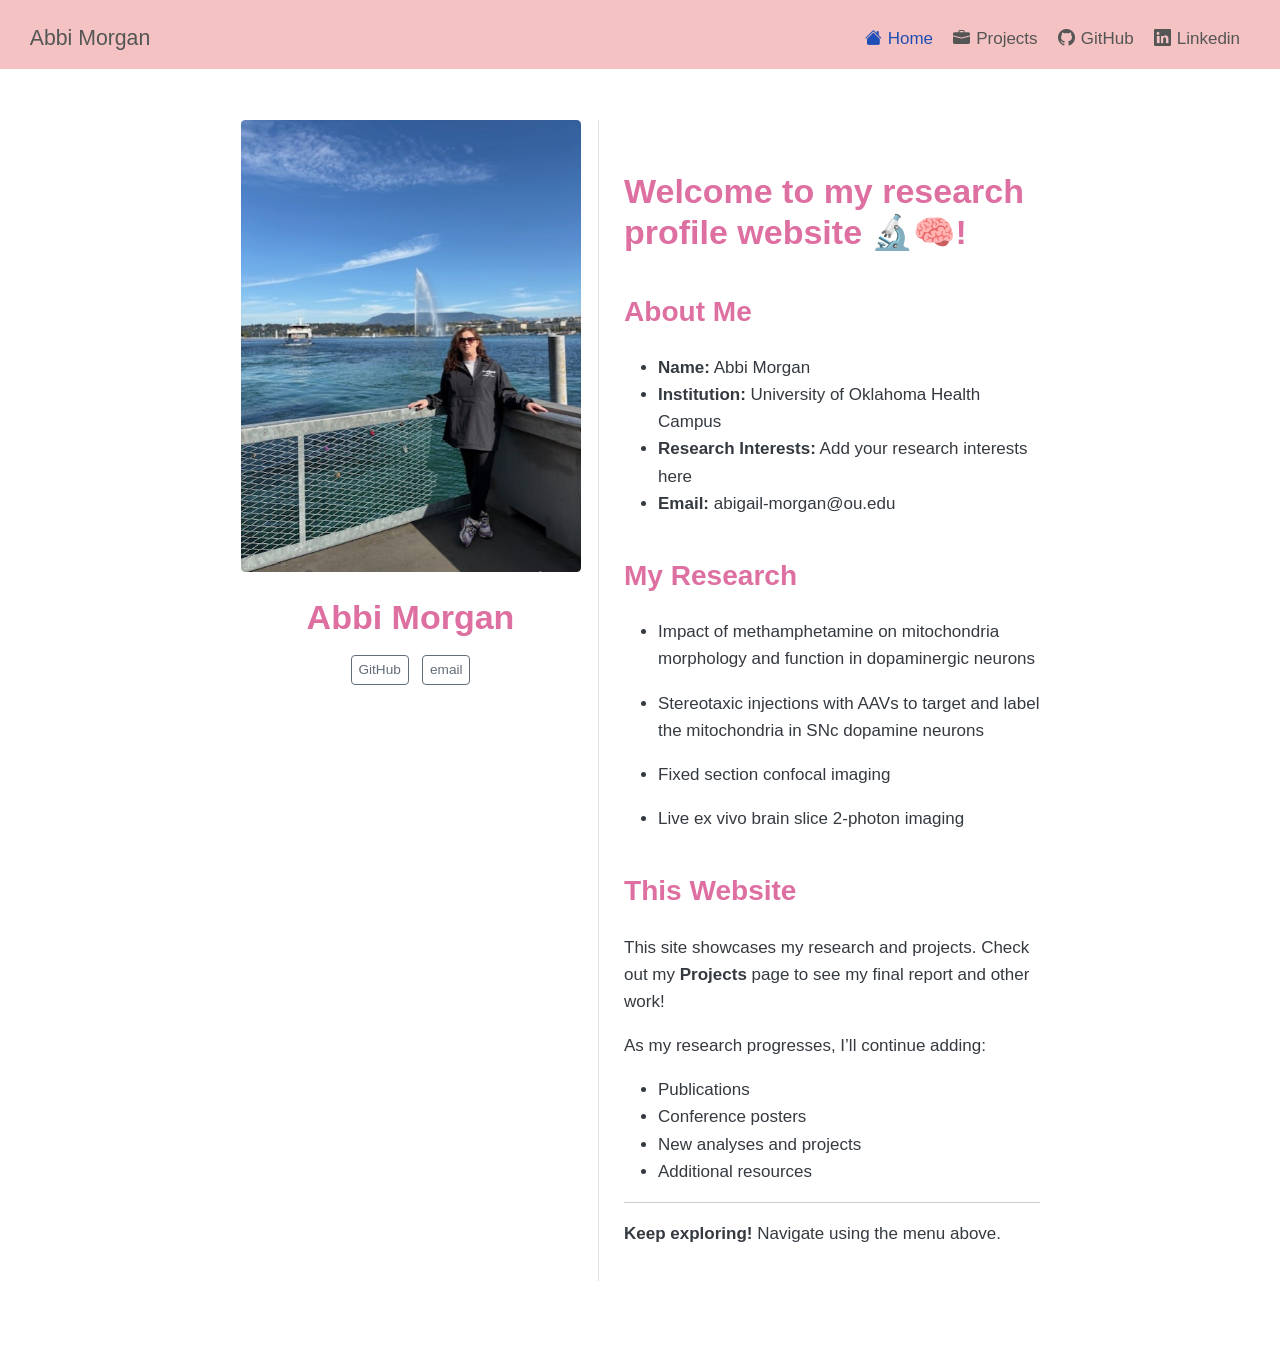
<file: docs/index.html>
<!DOCTYPE html>
<html xmlns="http://www.w3.org/1999/xhtml" lang="en" xml:lang="en"><head>

<meta charset="utf-8">
<meta name="generator" content="quarto-1.9.38">

<meta name="viewport" content="width=device-width, initial-scale=1.0, user-scalable=yes">


<title>Abbi Morgan</title>
<style>
/* Default styles provided by pandoc.
** See https://pandoc.org/MANUAL.html#variables-for-html for config info.
*/
code{white-space: pre-wrap;}
span.smallcaps{font-variant: small-caps;}
div.columns{display: flex; gap: min(4vw, 1.5em);}
div.column{flex: auto; overflow-x: auto;}
div.hanging-indent{margin-left: 1.5em; text-indent: -1.5em;}
ul.task-list{list-style: none;}
ul.task-list li input[type="checkbox"] {
  width: 0.8em;
  margin: 0 0.8em 0.2em -1em; /* quarto-specific, see https://github.com/quarto-dev/quarto-cli/issues/4556 */ 
  vertical-align: middle;
}
</style>


<script src="site_libs/quarto-nav/quarto-nav.js"></script>
<script src="site_libs/quarto-nav/headroom.min.js"></script>
<script src="site_libs/clipboard/clipboard.min.js"></script>
<script src="site_libs/quarto-search/autocomplete.umd.js"></script>
<script src="site_libs/quarto-search/fuse.min.js"></script>
<script src="site_libs/quarto-search/quarto-search.js"></script>
<meta name="quarto:offset" content="./">
<script src="site_libs/quarto-html/quarto.js" type="module"></script>
<script src="site_libs/quarto-html/tabsets/tabsets.js" type="module"></script>
<script src="site_libs/quarto-html/popper.min.js"></script>
<script src="site_libs/quarto-html/tippy.umd.min.js"></script>
<link href="site_libs/quarto-html/tippy.css" rel="stylesheet">
<link href="site_libs/quarto-html/quarto-syntax-highlighting-15634bcf2e68342d4ad2dfa704d543f6.css" rel="stylesheet" id="quarto-text-highlighting-styles">
<script src="site_libs/bootstrap/bootstrap.min.js"></script>
<link href="site_libs/bootstrap/bootstrap-icons.css" rel="stylesheet">
<link href="site_libs/bootstrap/bootstrap-1de071e047e49cd083ceb1b25ae4a66d.min.css" rel="stylesheet" append-hash="true" id="quarto-bootstrap" data-mode="light">
<script id="quarto-search-options" type="application/json">{
  "location": "navbar",
  "copy-button": false,
  "collapse-after": 3,
  "panel-placement": "end",
  "type": "overlay",
  "limit": 50,
  "keyboard-shortcut": [
    "f",
    "/",
    "s"
  ],
  "show-item-context": false,
  "language": {
    "search-no-results-text": "No results",
    "search-matching-documents-text": "matching documents",
    "search-copy-link-title": "Copy link to search",
    "search-hide-matches-text": "Hide additional matches",
    "search-more-match-text": "more match in this document",
    "search-more-matches-text": "more matches in this document",
    "search-clear-button-title": "Clear",
    "search-text-placeholder": "",
    "search-detached-cancel-button-title": "Cancel",
    "search-submit-button-title": "Submit",
    "search-label": "Search"
  }
}</script>


<link rel="stylesheet" href="styles.css">
</head>

<body class="nav-fixed fullcontent quarto-light">

<div id="quarto-search-results"></div>
  <header id="quarto-header" class="headroom fixed-top">
    <nav class="navbar navbar-expand-lg " data-bs-theme="dark">
      <div class="navbar-container container-fluid">
      <div class="navbar-brand-container mx-auto">
    <a class="navbar-brand" href="./index.html">
    <span class="navbar-title">Abbi Morgan</span>
    </a>
  </div>
          <button class="navbar-toggler" type="button" data-bs-toggle="collapse" data-bs-target="#navbarCollapse" aria-controls="navbarCollapse" role="menu" aria-expanded="false" aria-label="Toggle navigation" onclick="if (window.quartoToggleHeadroom) { window.quartoToggleHeadroom(); }">
  <span class="navbar-toggler-icon"></span>
</button>
          <div class="collapse navbar-collapse" id="navbarCollapse">
            <ul class="navbar-nav navbar-nav-scroll ms-auto">
  <li class="nav-item">
    <a class="nav-link active" href="./index.html" aria-current="page"> <i class="bi bi-house-fill" role="img">
</i> 
<span class="menu-text">Home</span></a>
  </li>  
  <li class="nav-item">
    <a class="nav-link" href="./projects.html"> <i class="bi bi-briefcase-fill" role="img">
</i> 
<span class="menu-text">Projects</span></a>
  </li>  
  <li class="nav-item">
    <a class="nav-link" href="https://github.com"> <i class="bi bi-github" role="img">
</i> 
<span class="menu-text">GitHub</span></a>
  </li>  
  <li class="nav-item">
    <a class="nav-link" href="https://www.linkedin.com/in/abigail-morgan-2532a51bb/"> <i class="bi bi-linkedin" role="img">
</i> 
<span class="menu-text">Linkedin</span></a>
  </li>  
</ul>
          </div> <!-- /navcollapse -->
            <div class="quarto-navbar-tools">
</div>
      </div> <!-- /container-fluid -->
    </nav>
</header>
<!-- content -->
<div id="quarto-content" class="quarto-container page-columns page-rows-contents page-layout-article page-navbar">
<!-- sidebar -->
<!-- margin-sidebar -->
    
<!-- main -->
<div class="quarto-about-trestles">
  <div class="about-entity">
    <img src="Me.jpg" class="about-image
  rounded " style="width: 20em;">
<header id="title-block-header" class="quarto-title-block default">
<div class="quarto-title">
<h1 class="title">Abbi Morgan</h1>
</div>
<div class="quarto-title-meta">
  </div>
</header>
    <div class="about-links">
  <a href="https://github.com/amorgan-140" class="about-link" rel="" target="">
     <span class="about-link-text">GitHub</span>
  </a>
  <a href="/abigail-morgan@ou.edu" class="about-link" rel="" target="">
     <span class="about-link-text">email</span>
  </a>
</div>
  </div>
  <div class="about-contents"><main class="content" id="quarto-document-content">
<section id="welcome-to-my-research-profile-website" class="level1 columnpage">
<h1>Welcome to my research profile website 🔬🧠!</h1>
<section id="about-me" class="level2">
<h2 data-anchor-id="about-me">About Me</h2>
<ul>
<li><strong>Name:</strong> Abbi Morgan</li>
<li><strong>Institution:</strong> University of Oklahoma Health Campus</li>
<li><strong>Research Interests:</strong> Add your research interests here</li>
<li><strong>Email:</strong> abigail-morgan@ou.edu</li>
</ul>
</section>
<section id="my-research" class="level2">
<h2 data-anchor-id="my-research">My Research</h2>
<ul>
<li><p>Impact of methamphetamine on mitochondria morphology and function in dopaminergic neurons</p></li>
<li><p>Stereotaxic injections with AAVs to target and label the mitochondria in SNc dopamine neurons</p></li>
<li><p>Fixed section confocal imaging</p></li>
<li><p>Live ex vivo brain slice 2-photon imaging</p></li>
</ul>
</section>
<section id="this-website" class="level2">
<h2 data-anchor-id="this-website">This Website</h2>
<p>This site showcases my research and projects. Check out my <strong>Projects</strong> page to see my final report and other work!</p>
<p>As my research progresses, I’ll continue adding:</p>
<ul>
<li>Publications</li>
<li>Conference posters</li>
<li>New analyses and projects</li>
<li>Additional resources</li>
</ul>
<hr>
<p><strong>Keep exploring!</strong> Navigate using the menu above.</p>
</section>
</section>


</main></div>
</div>
 <!-- /main -->
<script id="quarto-html-after-body" type="application/javascript">
  window.document.addEventListener("DOMContentLoaded", function (event) {
    const isCodeAnnotation = (el) => {
      for (const clz of el.classList) {
        if (clz.startsWith('code-annotation-')) {                     
          return true;
        }
      }
      return false;
    }
    const onCopySuccess = function(e) {
      // button target
      const button = e.trigger;
      // don't keep focus
      button.blur();
      // flash "checked"
      button.classList.add('code-copy-button-checked');
      var currentTitle = button.getAttribute("title");
      button.setAttribute("title", "Copied!");
      let tooltip;
      if (window.bootstrap) {
        button.setAttribute("data-bs-toggle", "tooltip");
        button.setAttribute("data-bs-placement", "left");
        button.setAttribute("data-bs-title", "Copied!");
        tooltip = new bootstrap.Tooltip(button, 
          { trigger: "manual", 
            customClass: "code-copy-button-tooltip",
            offset: [0, -8]});
        tooltip.show();    
      }
      setTimeout(function() {
        if (tooltip) {
          tooltip.hide();
          button.removeAttribute("data-bs-title");
          button.removeAttribute("data-bs-toggle");
          button.removeAttribute("data-bs-placement");
        }
        button.setAttribute("title", currentTitle);
        button.classList.remove('code-copy-button-checked');
      }, 1000);
      // clear code selection
      e.clearSelection();
    }
    const getTextToCopy = function(trigger) {
      const outerScaffold = trigger.parentElement.cloneNode(true);
      const codeEl = outerScaffold.querySelector('code');
      for (const childEl of codeEl.children) {
        if (isCodeAnnotation(childEl)) {
          childEl.remove();
        }
      }
      return codeEl.innerText;
    }
    const clipboard = new window.ClipboardJS('.code-copy-button:not([data-in-quarto-modal])', {
      text: getTextToCopy
    });
    clipboard.on('success', onCopySuccess);
    if (window.document.getElementById('quarto-embedded-source-code-modal')) {
      const clipboardModal = new window.ClipboardJS('.code-copy-button[data-in-quarto-modal]', {
        text: getTextToCopy,
        container: window.document.getElementById('quarto-embedded-source-code-modal')
      });
      clipboardModal.on('success', onCopySuccess);
    }
      var localhostRegex = new RegExp(/^(?:http|https):\/\/localhost\:?[0-9]*\//);
      var mailtoRegex = new RegExp(/^mailto:/);
        var filterRegex = new RegExp('/' + window.location.host + '/');
      var isInternal = (href) => {
          return filterRegex.test(href) || localhostRegex.test(href) || mailtoRegex.test(href);
      }
      // Inspect non-navigation links and adorn them if external
     var links = window.document.querySelectorAll('a[href]:not(.nav-link):not(.navbar-brand):not(.toc-action):not(.sidebar-link):not(.sidebar-item-toggle):not(.pagination-link):not(.no-external):not([aria-hidden]):not(.dropdown-item):not(.quarto-navigation-tool):not(.about-link)');
      for (var i=0; i<links.length; i++) {
        const link = links[i];
        if (!isInternal(link.href)) {
          // undo the damage that might have been done by quarto-nav.js in the case of
          // links that we want to consider external
          if (link.dataset.originalHref !== undefined) {
            link.href = link.dataset.originalHref;
          }
        }
      }
    function tippyHover(el, contentFn, onTriggerFn, onUntriggerFn) {
      const config = {
        allowHTML: true,
        maxWidth: 500,
        delay: 100,
        arrow: false,
        appendTo: function(el) {
            return el.parentElement;
        },
        interactive: true,
        interactiveBorder: 10,
        theme: 'quarto',
        placement: 'bottom-start',
      };
      if (contentFn) {
        config.content = contentFn;
      }
      if (onTriggerFn) {
        config.onTrigger = onTriggerFn;
      }
      if (onUntriggerFn) {
        config.onUntrigger = onUntriggerFn;
      }
      window.tippy(el, config); 
    }
    const noterefs = window.document.querySelectorAll('a[role="doc-noteref"]');
    for (var i=0; i<noterefs.length; i++) {
      const ref = noterefs[i];
      tippyHover(ref, function() {
        // use id or data attribute instead here
        let href = ref.getAttribute('data-footnote-href') || ref.getAttribute('href');
        try { href = new URL(href).hash; } catch {}
        const id = href.replace(/^#\/?/, "");
        const note = window.document.getElementById(id);
        if (note) {
          return note.innerHTML;
        } else {
          return "";
        }
      });
    }
    const xrefs = window.document.querySelectorAll('a.quarto-xref');
    const processXRef = (id, note) => {
      // Strip column container classes
      const stripColumnClz = (el) => {
        el.classList.remove("page-full", "page-columns");
        if (el.children) {
          for (const child of el.children) {
            stripColumnClz(child);
          }
        }
      }
      stripColumnClz(note)
      if (id === null || id.startsWith('sec-')) {
        // Special case sections, only their first couple elements
        const container = document.createElement("div");
        if (note.children && note.children.length > 2) {
          container.appendChild(note.children[0].cloneNode(true));
          for (let i = 1; i < note.children.length; i++) {
            const child = note.children[i];
            if (child.tagName === "P" && child.innerText === "") {
              continue;
            } else {
              container.appendChild(child.cloneNode(true));
              break;
            }
          }
          if (window.Quarto?.typesetMath) {
            window.Quarto.typesetMath(container);
          }
          return container.innerHTML
        } else {
          if (window.Quarto?.typesetMath) {
            window.Quarto.typesetMath(note);
          }
          return note.innerHTML;
        }
      } else {
        // Remove any anchor links if they are present
        const anchorLink = note.querySelector('a.anchorjs-link');
        if (anchorLink) {
          anchorLink.remove();
        }
        if (window.Quarto?.typesetMath) {
          window.Quarto.typesetMath(note);
        }
        if (note.classList.contains("callout")) {
          return note.outerHTML;
        } else {
          return note.innerHTML;
        }
      }
    }
    for (var i=0; i<xrefs.length; i++) {
      const xref = xrefs[i];
      tippyHover(xref, undefined, function(instance) {
        instance.disable();
        let url = xref.getAttribute('href');
        let hash = undefined; 
        if (url.startsWith('#')) {
          hash = url;
        } else {
          try { hash = new URL(url).hash; } catch {}
        }
        if (hash) {
          const id = hash.replace(/^#\/?/, "");
          const note = window.document.getElementById(id);
          if (note !== null) {
            try {
              const html = processXRef(id, note.cloneNode(true));
              instance.setContent(html);
            } finally {
              instance.enable();
              instance.show();
            }
          } else {
            // See if we can fetch this
            fetch(url.split('#')[0])
            .then(res => res.text())
            .then(html => {
              const parser = new DOMParser();
              const htmlDoc = parser.parseFromString(html, "text/html");
              const note = htmlDoc.getElementById(id);
              if (note !== null) {
                const html = processXRef(id, note);
                instance.setContent(html);
              } 
            }).finally(() => {
              instance.enable();
              instance.show();
            });
          }
        } else {
          // See if we can fetch a full url (with no hash to target)
          // This is a special case and we should probably do some content thinning / targeting
          fetch(url)
          .then(res => res.text())
          .then(html => {
            const parser = new DOMParser();
            const htmlDoc = parser.parseFromString(html, "text/html");
            const note = htmlDoc.querySelector('main.content');
            if (note !== null) {
              // This should only happen for chapter cross references
              // (since there is no id in the URL)
              // remove the first header
              if (note.children.length > 0 && note.children[0].tagName === "HEADER") {
                note.children[0].remove();
              }
              const html = processXRef(null, note);
              instance.setContent(html);
            } 
          }).finally(() => {
            instance.enable();
            instance.show();
          });
        }
      }, function(instance) {
      });
    }
        let selectedAnnoteEl;
        const selectorForAnnotation = ( cell, annotation) => {
          let cellAttr = 'data-code-cell="' + cell + '"';
          let lineAttr = 'data-code-annotation="' +  annotation + '"';
          const selector = 'span[' + cellAttr + '][' + lineAttr + ']';
          return selector;
        }
        const selectCodeLines = (annoteEl) => {
          const doc = window.document;
          const targetCell = annoteEl.getAttribute("data-target-cell");
          const targetAnnotation = annoteEl.getAttribute("data-target-annotation");
          const annoteSpan = window.document.querySelector(selectorForAnnotation(targetCell, targetAnnotation));
          const lines = annoteSpan.getAttribute("data-code-lines").split(",");
          const lineIds = lines.map((line) => {
            return targetCell + "-" + line;
          })
          let top = null;
          let height = null;
          let parent = null;
          if (lineIds.length > 0) {
              //compute the position of the single el (top and bottom and make a div)
              const el = window.document.getElementById(lineIds[0]);
              top = el.offsetTop;
              height = el.offsetHeight;
              parent = el.parentElement.parentElement;
            if (lineIds.length > 1) {
              const lastEl = window.document.getElementById(lineIds[lineIds.length - 1]);
              const bottom = lastEl.offsetTop + lastEl.offsetHeight;
              height = bottom - top;
            }
            if (top !== null && height !== null && parent !== null) {
              // cook up a div (if necessary) and position it 
              let div = window.document.getElementById("code-annotation-line-highlight");
              if (div === null) {
                div = window.document.createElement("div");
                div.setAttribute("id", "code-annotation-line-highlight");
                div.style.position = 'absolute';
                parent.appendChild(div);
              }
              div.style.top = top - 2 + "px";
              div.style.height = height + 4 + "px";
              div.style.left = 0;
              let gutterDiv = window.document.getElementById("code-annotation-line-highlight-gutter");
              if (gutterDiv === null) {
                gutterDiv = window.document.createElement("div");
                gutterDiv.setAttribute("id", "code-annotation-line-highlight-gutter");
                gutterDiv.style.position = 'absolute';
                const codeCell = window.document.getElementById(targetCell);
                const gutter = codeCell.querySelector('.code-annotation-gutter');
                gutter.appendChild(gutterDiv);
              }
              gutterDiv.style.top = top - 2 + "px";
              gutterDiv.style.height = height + 4 + "px";
            }
            selectedAnnoteEl = annoteEl;
          }
        };
        const unselectCodeLines = () => {
          const elementsIds = ["code-annotation-line-highlight", "code-annotation-line-highlight-gutter"];
          elementsIds.forEach((elId) => {
            const div = window.document.getElementById(elId);
            if (div) {
              div.remove();
            }
          });
          selectedAnnoteEl = undefined;
        };
          // Handle positioning of the toggle
      window.addEventListener(
        "resize",
        throttle(() => {
          elRect = undefined;
          if (selectedAnnoteEl) {
            selectCodeLines(selectedAnnoteEl);
          }
        }, 10)
      );
      function throttle(fn, ms) {
      let throttle = false;
      let timer;
        return (...args) => {
          if(!throttle) { // first call gets through
              fn.apply(this, args);
              throttle = true;
          } else { // all the others get throttled
              if(timer) clearTimeout(timer); // cancel #2
              timer = setTimeout(() => {
                fn.apply(this, args);
                timer = throttle = false;
              }, ms);
          }
        };
      }
        // Attach click handler to the DT
        const annoteDls = window.document.querySelectorAll('dt[data-target-cell]');
        for (const annoteDlNode of annoteDls) {
          annoteDlNode.addEventListener('click', (event) => {
            const clickedEl = event.target;
            if (clickedEl !== selectedAnnoteEl) {
              unselectCodeLines();
              const activeEl = window.document.querySelector('dt[data-target-cell].code-annotation-active');
              if (activeEl) {
                activeEl.classList.remove('code-annotation-active');
              }
              selectCodeLines(clickedEl);
              clickedEl.classList.add('code-annotation-active');
            } else {
              // Unselect the line
              unselectCodeLines();
              clickedEl.classList.remove('code-annotation-active');
            }
          });
        }
    const findCites = (el) => {
      const parentEl = el.parentElement;
      if (parentEl) {
        const cites = parentEl.dataset.cites;
        if (cites) {
          return {
            el,
            cites: cites.split(' ')
          };
        } else {
          return findCites(el.parentElement)
        }
      } else {
        return undefined;
      }
    };
    var bibliorefs = window.document.querySelectorAll('a[role="doc-biblioref"]');
    for (var i=0; i<bibliorefs.length; i++) {
      const ref = bibliorefs[i];
      const citeInfo = findCites(ref);
      if (citeInfo) {
        tippyHover(citeInfo.el, function() {
          var popup = window.document.createElement('div');
          citeInfo.cites.forEach(function(cite) {
            var citeDiv = window.document.createElement('div');
            citeDiv.classList.add('hanging-indent');
            citeDiv.classList.add('csl-entry');
            var biblioDiv = window.document.getElementById('ref-' + cite);
            if (biblioDiv) {
              citeDiv.innerHTML = biblioDiv.innerHTML;
            }
            popup.appendChild(citeDiv);
          });
          return popup.innerHTML;
        });
      }
    }
  });
  </script>
</div> <!-- /content -->




</body></html>
</file>
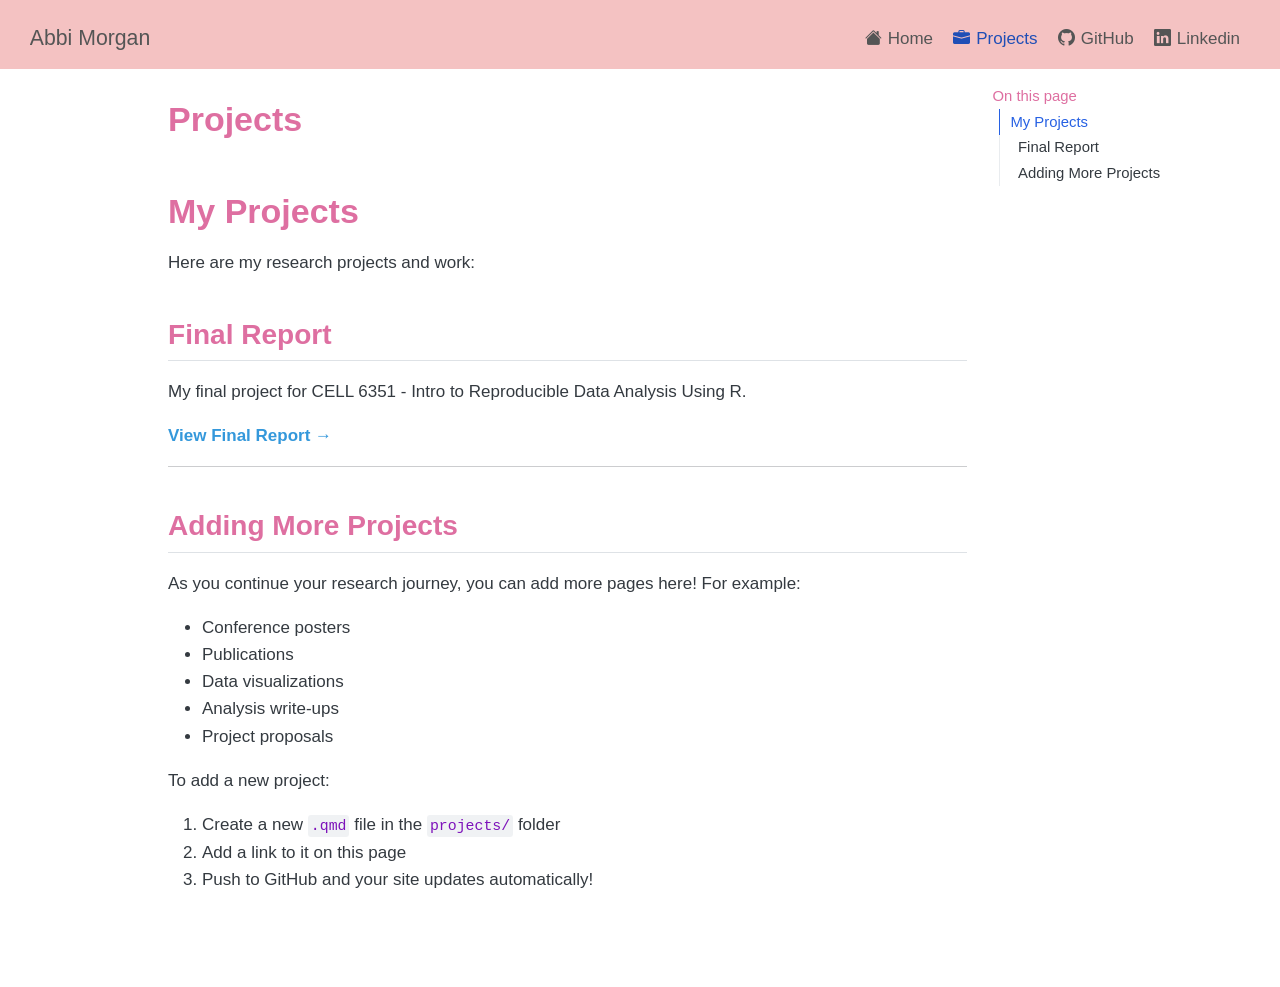
<file: docs/projects.html>
<!DOCTYPE html>
<html xmlns="http://www.w3.org/1999/xhtml" lang="en" xml:lang="en"><head>

<meta charset="utf-8">
<meta name="generator" content="quarto-1.9.38">

<meta name="viewport" content="width=device-width, initial-scale=1.0, user-scalable=yes">


<title>Projects – Abbi Morgan</title>
<style>
/* Default styles provided by pandoc.
** See https://pandoc.org/MANUAL.html#variables-for-html for config info.
*/
code{white-space: pre-wrap;}
span.smallcaps{font-variant: small-caps;}
div.columns{display: flex; gap: min(4vw, 1.5em);}
div.column{flex: auto; overflow-x: auto;}
div.hanging-indent{margin-left: 1.5em; text-indent: -1.5em;}
ul.task-list{list-style: none;}
ul.task-list li input[type="checkbox"] {
  width: 0.8em;
  margin: 0 0.8em 0.2em -1em; /* quarto-specific, see https://github.com/quarto-dev/quarto-cli/issues/4556 */ 
  vertical-align: middle;
}
</style>


<script src="site_libs/quarto-nav/quarto-nav.js"></script>
<script src="site_libs/quarto-nav/headroom.min.js"></script>
<script src="site_libs/clipboard/clipboard.min.js"></script>
<script src="site_libs/quarto-search/autocomplete.umd.js"></script>
<script src="site_libs/quarto-search/fuse.min.js"></script>
<script src="site_libs/quarto-search/quarto-search.js"></script>
<meta name="quarto:offset" content="./">
<script src="site_libs/quarto-html/quarto.js" type="module"></script>
<script src="site_libs/quarto-html/tabsets/tabsets.js" type="module"></script>
<script src="site_libs/quarto-html/popper.min.js"></script>
<script src="site_libs/quarto-html/tippy.umd.min.js"></script>
<script src="site_libs/quarto-html/anchor.min.js"></script>
<link href="site_libs/quarto-html/tippy.css" rel="stylesheet">
<link href="site_libs/quarto-html/quarto-syntax-highlighting-15634bcf2e68342d4ad2dfa704d543f6.css" rel="stylesheet" id="quarto-text-highlighting-styles">
<script src="site_libs/bootstrap/bootstrap.min.js"></script>
<link href="site_libs/bootstrap/bootstrap-icons.css" rel="stylesheet">
<link href="site_libs/bootstrap/bootstrap-1de071e047e49cd083ceb1b25ae4a66d.min.css" rel="stylesheet" append-hash="true" id="quarto-bootstrap" data-mode="light">
<script id="quarto-search-options" type="application/json">{
  "location": "navbar",
  "copy-button": false,
  "collapse-after": 3,
  "panel-placement": "end",
  "type": "overlay",
  "limit": 50,
  "keyboard-shortcut": [
    "f",
    "/",
    "s"
  ],
  "show-item-context": false,
  "language": {
    "search-no-results-text": "No results",
    "search-matching-documents-text": "matching documents",
    "search-copy-link-title": "Copy link to search",
    "search-hide-matches-text": "Hide additional matches",
    "search-more-match-text": "more match in this document",
    "search-more-matches-text": "more matches in this document",
    "search-clear-button-title": "Clear",
    "search-text-placeholder": "",
    "search-detached-cancel-button-title": "Cancel",
    "search-submit-button-title": "Submit",
    "search-label": "Search"
  }
}</script>


<link rel="stylesheet" href="styles.css">
</head>

<body class="nav-fixed quarto-light">

<div id="quarto-search-results"></div>
  <header id="quarto-header" class="headroom fixed-top">
    <nav class="navbar navbar-expand-lg " data-bs-theme="dark">
      <div class="navbar-container container-fluid">
      <div class="navbar-brand-container mx-auto">
    <a class="navbar-brand" href="./index.html">
    <span class="navbar-title">Abbi Morgan</span>
    </a>
  </div>
          <button class="navbar-toggler" type="button" data-bs-toggle="collapse" data-bs-target="#navbarCollapse" aria-controls="navbarCollapse" role="menu" aria-expanded="false" aria-label="Toggle navigation" onclick="if (window.quartoToggleHeadroom) { window.quartoToggleHeadroom(); }">
  <span class="navbar-toggler-icon"></span>
</button>
          <div class="collapse navbar-collapse" id="navbarCollapse">
            <ul class="navbar-nav navbar-nav-scroll ms-auto">
  <li class="nav-item">
    <a class="nav-link" href="./index.html"> <i class="bi bi-house-fill" role="img">
</i> 
<span class="menu-text">Home</span></a>
  </li>  
  <li class="nav-item">
    <a class="nav-link active" href="./projects.html" aria-current="page"> <i class="bi bi-briefcase-fill" role="img">
</i> 
<span class="menu-text">Projects</span></a>
  </li>  
  <li class="nav-item">
    <a class="nav-link" href="https://github.com"> <i class="bi bi-github" role="img">
</i> 
<span class="menu-text">GitHub</span></a>
  </li>  
  <li class="nav-item">
    <a class="nav-link" href="https://www.linkedin.com/in/abigail-morgan-2532a51bb/"> <i class="bi bi-linkedin" role="img">
</i> 
<span class="menu-text">Linkedin</span></a>
  </li>  
</ul>
          </div> <!-- /navcollapse -->
            <div class="quarto-navbar-tools">
</div>
      </div> <!-- /container-fluid -->
    </nav>
</header>
<!-- content -->
<div id="quarto-content" class="quarto-container page-columns page-rows-contents page-layout-article page-navbar">
<!-- sidebar -->
<!-- margin-sidebar -->
    <div id="quarto-margin-sidebar" class="sidebar margin-sidebar">
        <nav id="TOC" role="doc-toc" class="toc-active">
    <h2 id="toc-title">On this page</h2>
   
  <ul>
  <li><a href="#my-projects" id="toc-my-projects" class="nav-link active" data-scroll-target="#my-projects">My Projects</a>
  <ul class="collapse">
  <li><a href="#final-report" id="toc-final-report" class="nav-link" data-scroll-target="#final-report">Final Report</a></li>
  <li><a href="#adding-more-projects" id="toc-adding-more-projects" class="nav-link" data-scroll-target="#adding-more-projects">Adding More Projects</a></li>
  </ul></li>
  </ul>
</nav>
    </div>
<!-- main -->
<main class="content" id="quarto-document-content">

<header id="title-block-header" class="quarto-title-block default">
<div class="quarto-title">
<h1 class="title">Projects</h1>
</div>



<div class="quarto-title-meta">

    
  
    
  </div>
  


</header>


<section id="my-projects" class="level1">
<h1>My Projects</h1>
<p>Here are my research projects and work:</p>
<section id="final-report" class="level2">
<h2 class="anchored" data-anchor-id="final-report">Final Report</h2>
<p>My final project for CELL 6351 - Intro to Reproducible Data Analysis Using R.</p>
<p><a href="./projects/final-report.html"><strong>View Final Report</strong> →</a></p>
<hr>
</section>
<section id="adding-more-projects" class="level2">
<h2 class="anchored" data-anchor-id="adding-more-projects">Adding More Projects</h2>
<p>As you continue your research journey, you can add more pages here! For example:</p>
<ul>
<li>Conference posters</li>
<li>Publications</li>
<li>Data visualizations</li>
<li>Analysis write-ups</li>
<li>Project proposals</li>
</ul>
<p>To add a new project:</p>
<ol type="1">
<li>Create a new <code>.qmd</code> file in the <code>projects/</code> folder</li>
<li>Add a link to it on this page</li>
<li>Push to GitHub and your site updates automatically!</li>
</ol>


</section>
</section>

</main> <!-- /main -->
<script id="quarto-html-after-body" type="application/javascript">
  window.document.addEventListener("DOMContentLoaded", function (event) {
    const icon = "";
    const anchorJS = new window.AnchorJS();
    anchorJS.options = {
      placement: 'right',
      icon: icon
    };
    anchorJS.add('.anchored');
    const isCodeAnnotation = (el) => {
      for (const clz of el.classList) {
        if (clz.startsWith('code-annotation-')) {                     
          return true;
        }
      }
      return false;
    }
    const onCopySuccess = function(e) {
      // button target
      const button = e.trigger;
      // don't keep focus
      button.blur();
      // flash "checked"
      button.classList.add('code-copy-button-checked');
      var currentTitle = button.getAttribute("title");
      button.setAttribute("title", "Copied!");
      let tooltip;
      if (window.bootstrap) {
        button.setAttribute("data-bs-toggle", "tooltip");
        button.setAttribute("data-bs-placement", "left");
        button.setAttribute("data-bs-title", "Copied!");
        tooltip = new bootstrap.Tooltip(button, 
          { trigger: "manual", 
            customClass: "code-copy-button-tooltip",
            offset: [0, -8]});
        tooltip.show();    
      }
      setTimeout(function() {
        if (tooltip) {
          tooltip.hide();
          button.removeAttribute("data-bs-title");
          button.removeAttribute("data-bs-toggle");
          button.removeAttribute("data-bs-placement");
        }
        button.setAttribute("title", currentTitle);
        button.classList.remove('code-copy-button-checked');
      }, 1000);
      // clear code selection
      e.clearSelection();
    }
    const getTextToCopy = function(trigger) {
      const outerScaffold = trigger.parentElement.cloneNode(true);
      const codeEl = outerScaffold.querySelector('code');
      for (const childEl of codeEl.children) {
        if (isCodeAnnotation(childEl)) {
          childEl.remove();
        }
      }
      return codeEl.innerText;
    }
    const clipboard = new window.ClipboardJS('.code-copy-button:not([data-in-quarto-modal])', {
      text: getTextToCopy
    });
    clipboard.on('success', onCopySuccess);
    if (window.document.getElementById('quarto-embedded-source-code-modal')) {
      const clipboardModal = new window.ClipboardJS('.code-copy-button[data-in-quarto-modal]', {
        text: getTextToCopy,
        container: window.document.getElementById('quarto-embedded-source-code-modal')
      });
      clipboardModal.on('success', onCopySuccess);
    }
      var localhostRegex = new RegExp(/^(?:http|https):\/\/localhost\:?[0-9]*\//);
      var mailtoRegex = new RegExp(/^mailto:/);
        var filterRegex = new RegExp('/' + window.location.host + '/');
      var isInternal = (href) => {
          return filterRegex.test(href) || localhostRegex.test(href) || mailtoRegex.test(href);
      }
      // Inspect non-navigation links and adorn them if external
     var links = window.document.querySelectorAll('a[href]:not(.nav-link):not(.navbar-brand):not(.toc-action):not(.sidebar-link):not(.sidebar-item-toggle):not(.pagination-link):not(.no-external):not([aria-hidden]):not(.dropdown-item):not(.quarto-navigation-tool):not(.about-link)');
      for (var i=0; i<links.length; i++) {
        const link = links[i];
        if (!isInternal(link.href)) {
          // undo the damage that might have been done by quarto-nav.js in the case of
          // links that we want to consider external
          if (link.dataset.originalHref !== undefined) {
            link.href = link.dataset.originalHref;
          }
        }
      }
    function tippyHover(el, contentFn, onTriggerFn, onUntriggerFn) {
      const config = {
        allowHTML: true,
        maxWidth: 500,
        delay: 100,
        arrow: false,
        appendTo: function(el) {
            return el.parentElement;
        },
        interactive: true,
        interactiveBorder: 10,
        theme: 'quarto',
        placement: 'bottom-start',
      };
      if (contentFn) {
        config.content = contentFn;
      }
      if (onTriggerFn) {
        config.onTrigger = onTriggerFn;
      }
      if (onUntriggerFn) {
        config.onUntrigger = onUntriggerFn;
      }
      window.tippy(el, config); 
    }
    const noterefs = window.document.querySelectorAll('a[role="doc-noteref"]');
    for (var i=0; i<noterefs.length; i++) {
      const ref = noterefs[i];
      tippyHover(ref, function() {
        // use id or data attribute instead here
        let href = ref.getAttribute('data-footnote-href') || ref.getAttribute('href');
        try { href = new URL(href).hash; } catch {}
        const id = href.replace(/^#\/?/, "");
        const note = window.document.getElementById(id);
        if (note) {
          return note.innerHTML;
        } else {
          return "";
        }
      });
    }
    const xrefs = window.document.querySelectorAll('a.quarto-xref');
    const processXRef = (id, note) => {
      // Strip column container classes
      const stripColumnClz = (el) => {
        el.classList.remove("page-full", "page-columns");
        if (el.children) {
          for (const child of el.children) {
            stripColumnClz(child);
          }
        }
      }
      stripColumnClz(note)
      if (id === null || id.startsWith('sec-')) {
        // Special case sections, only their first couple elements
        const container = document.createElement("div");
        if (note.children && note.children.length > 2) {
          container.appendChild(note.children[0].cloneNode(true));
          for (let i = 1; i < note.children.length; i++) {
            const child = note.children[i];
            if (child.tagName === "P" && child.innerText === "") {
              continue;
            } else {
              container.appendChild(child.cloneNode(true));
              break;
            }
          }
          if (window.Quarto?.typesetMath) {
            window.Quarto.typesetMath(container);
          }
          return container.innerHTML
        } else {
          if (window.Quarto?.typesetMath) {
            window.Quarto.typesetMath(note);
          }
          return note.innerHTML;
        }
      } else {
        // Remove any anchor links if they are present
        const anchorLink = note.querySelector('a.anchorjs-link');
        if (anchorLink) {
          anchorLink.remove();
        }
        if (window.Quarto?.typesetMath) {
          window.Quarto.typesetMath(note);
        }
        if (note.classList.contains("callout")) {
          return note.outerHTML;
        } else {
          return note.innerHTML;
        }
      }
    }
    for (var i=0; i<xrefs.length; i++) {
      const xref = xrefs[i];
      tippyHover(xref, undefined, function(instance) {
        instance.disable();
        let url = xref.getAttribute('href');
        let hash = undefined; 
        if (url.startsWith('#')) {
          hash = url;
        } else {
          try { hash = new URL(url).hash; } catch {}
        }
        if (hash) {
          const id = hash.replace(/^#\/?/, "");
          const note = window.document.getElementById(id);
          if (note !== null) {
            try {
              const html = processXRef(id, note.cloneNode(true));
              instance.setContent(html);
            } finally {
              instance.enable();
              instance.show();
            }
          } else {
            // See if we can fetch this
            fetch(url.split('#')[0])
            .then(res => res.text())
            .then(html => {
              const parser = new DOMParser();
              const htmlDoc = parser.parseFromString(html, "text/html");
              const note = htmlDoc.getElementById(id);
              if (note !== null) {
                const html = processXRef(id, note);
                instance.setContent(html);
              } 
            }).finally(() => {
              instance.enable();
              instance.show();
            });
          }
        } else {
          // See if we can fetch a full url (with no hash to target)
          // This is a special case and we should probably do some content thinning / targeting
          fetch(url)
          .then(res => res.text())
          .then(html => {
            const parser = new DOMParser();
            const htmlDoc = parser.parseFromString(html, "text/html");
            const note = htmlDoc.querySelector('main.content');
            if (note !== null) {
              // This should only happen for chapter cross references
              // (since there is no id in the URL)
              // remove the first header
              if (note.children.length > 0 && note.children[0].tagName === "HEADER") {
                note.children[0].remove();
              }
              const html = processXRef(null, note);
              instance.setContent(html);
            } 
          }).finally(() => {
            instance.enable();
            instance.show();
          });
        }
      }, function(instance) {
      });
    }
        let selectedAnnoteEl;
        const selectorForAnnotation = ( cell, annotation) => {
          let cellAttr = 'data-code-cell="' + cell + '"';
          let lineAttr = 'data-code-annotation="' +  annotation + '"';
          const selector = 'span[' + cellAttr + '][' + lineAttr + ']';
          return selector;
        }
        const selectCodeLines = (annoteEl) => {
          const doc = window.document;
          const targetCell = annoteEl.getAttribute("data-target-cell");
          const targetAnnotation = annoteEl.getAttribute("data-target-annotation");
          const annoteSpan = window.document.querySelector(selectorForAnnotation(targetCell, targetAnnotation));
          const lines = annoteSpan.getAttribute("data-code-lines").split(",");
          const lineIds = lines.map((line) => {
            return targetCell + "-" + line;
          })
          let top = null;
          let height = null;
          let parent = null;
          if (lineIds.length > 0) {
              //compute the position of the single el (top and bottom and make a div)
              const el = window.document.getElementById(lineIds[0]);
              top = el.offsetTop;
              height = el.offsetHeight;
              parent = el.parentElement.parentElement;
            if (lineIds.length > 1) {
              const lastEl = window.document.getElementById(lineIds[lineIds.length - 1]);
              const bottom = lastEl.offsetTop + lastEl.offsetHeight;
              height = bottom - top;
            }
            if (top !== null && height !== null && parent !== null) {
              // cook up a div (if necessary) and position it 
              let div = window.document.getElementById("code-annotation-line-highlight");
              if (div === null) {
                div = window.document.createElement("div");
                div.setAttribute("id", "code-annotation-line-highlight");
                div.style.position = 'absolute';
                parent.appendChild(div);
              }
              div.style.top = top - 2 + "px";
              div.style.height = height + 4 + "px";
              div.style.left = 0;
              let gutterDiv = window.document.getElementById("code-annotation-line-highlight-gutter");
              if (gutterDiv === null) {
                gutterDiv = window.document.createElement("div");
                gutterDiv.setAttribute("id", "code-annotation-line-highlight-gutter");
                gutterDiv.style.position = 'absolute';
                const codeCell = window.document.getElementById(targetCell);
                const gutter = codeCell.querySelector('.code-annotation-gutter');
                gutter.appendChild(gutterDiv);
              }
              gutterDiv.style.top = top - 2 + "px";
              gutterDiv.style.height = height + 4 + "px";
            }
            selectedAnnoteEl = annoteEl;
          }
        };
        const unselectCodeLines = () => {
          const elementsIds = ["code-annotation-line-highlight", "code-annotation-line-highlight-gutter"];
          elementsIds.forEach((elId) => {
            const div = window.document.getElementById(elId);
            if (div) {
              div.remove();
            }
          });
          selectedAnnoteEl = undefined;
        };
          // Handle positioning of the toggle
      window.addEventListener(
        "resize",
        throttle(() => {
          elRect = undefined;
          if (selectedAnnoteEl) {
            selectCodeLines(selectedAnnoteEl);
          }
        }, 10)
      );
      function throttle(fn, ms) {
      let throttle = false;
      let timer;
        return (...args) => {
          if(!throttle) { // first call gets through
              fn.apply(this, args);
              throttle = true;
          } else { // all the others get throttled
              if(timer) clearTimeout(timer); // cancel #2
              timer = setTimeout(() => {
                fn.apply(this, args);
                timer = throttle = false;
              }, ms);
          }
        };
      }
        // Attach click handler to the DT
        const annoteDls = window.document.querySelectorAll('dt[data-target-cell]');
        for (const annoteDlNode of annoteDls) {
          annoteDlNode.addEventListener('click', (event) => {
            const clickedEl = event.target;
            if (clickedEl !== selectedAnnoteEl) {
              unselectCodeLines();
              const activeEl = window.document.querySelector('dt[data-target-cell].code-annotation-active');
              if (activeEl) {
                activeEl.classList.remove('code-annotation-active');
              }
              selectCodeLines(clickedEl);
              clickedEl.classList.add('code-annotation-active');
            } else {
              // Unselect the line
              unselectCodeLines();
              clickedEl.classList.remove('code-annotation-active');
            }
          });
        }
    const findCites = (el) => {
      const parentEl = el.parentElement;
      if (parentEl) {
        const cites = parentEl.dataset.cites;
        if (cites) {
          return {
            el,
            cites: cites.split(' ')
          };
        } else {
          return findCites(el.parentElement)
        }
      } else {
        return undefined;
      }
    };
    var bibliorefs = window.document.querySelectorAll('a[role="doc-biblioref"]');
    for (var i=0; i<bibliorefs.length; i++) {
      const ref = bibliorefs[i];
      const citeInfo = findCites(ref);
      if (citeInfo) {
        tippyHover(citeInfo.el, function() {
          var popup = window.document.createElement('div');
          citeInfo.cites.forEach(function(cite) {
            var citeDiv = window.document.createElement('div');
            citeDiv.classList.add('hanging-indent');
            citeDiv.classList.add('csl-entry');
            var biblioDiv = window.document.getElementById('ref-' + cite);
            if (biblioDiv) {
              citeDiv.innerHTML = biblioDiv.innerHTML;
            }
            popup.appendChild(citeDiv);
          });
          return popup.innerHTML;
        });
      }
    }
  });
  </script>
</div> <!-- /content -->




</body></html>
</file>
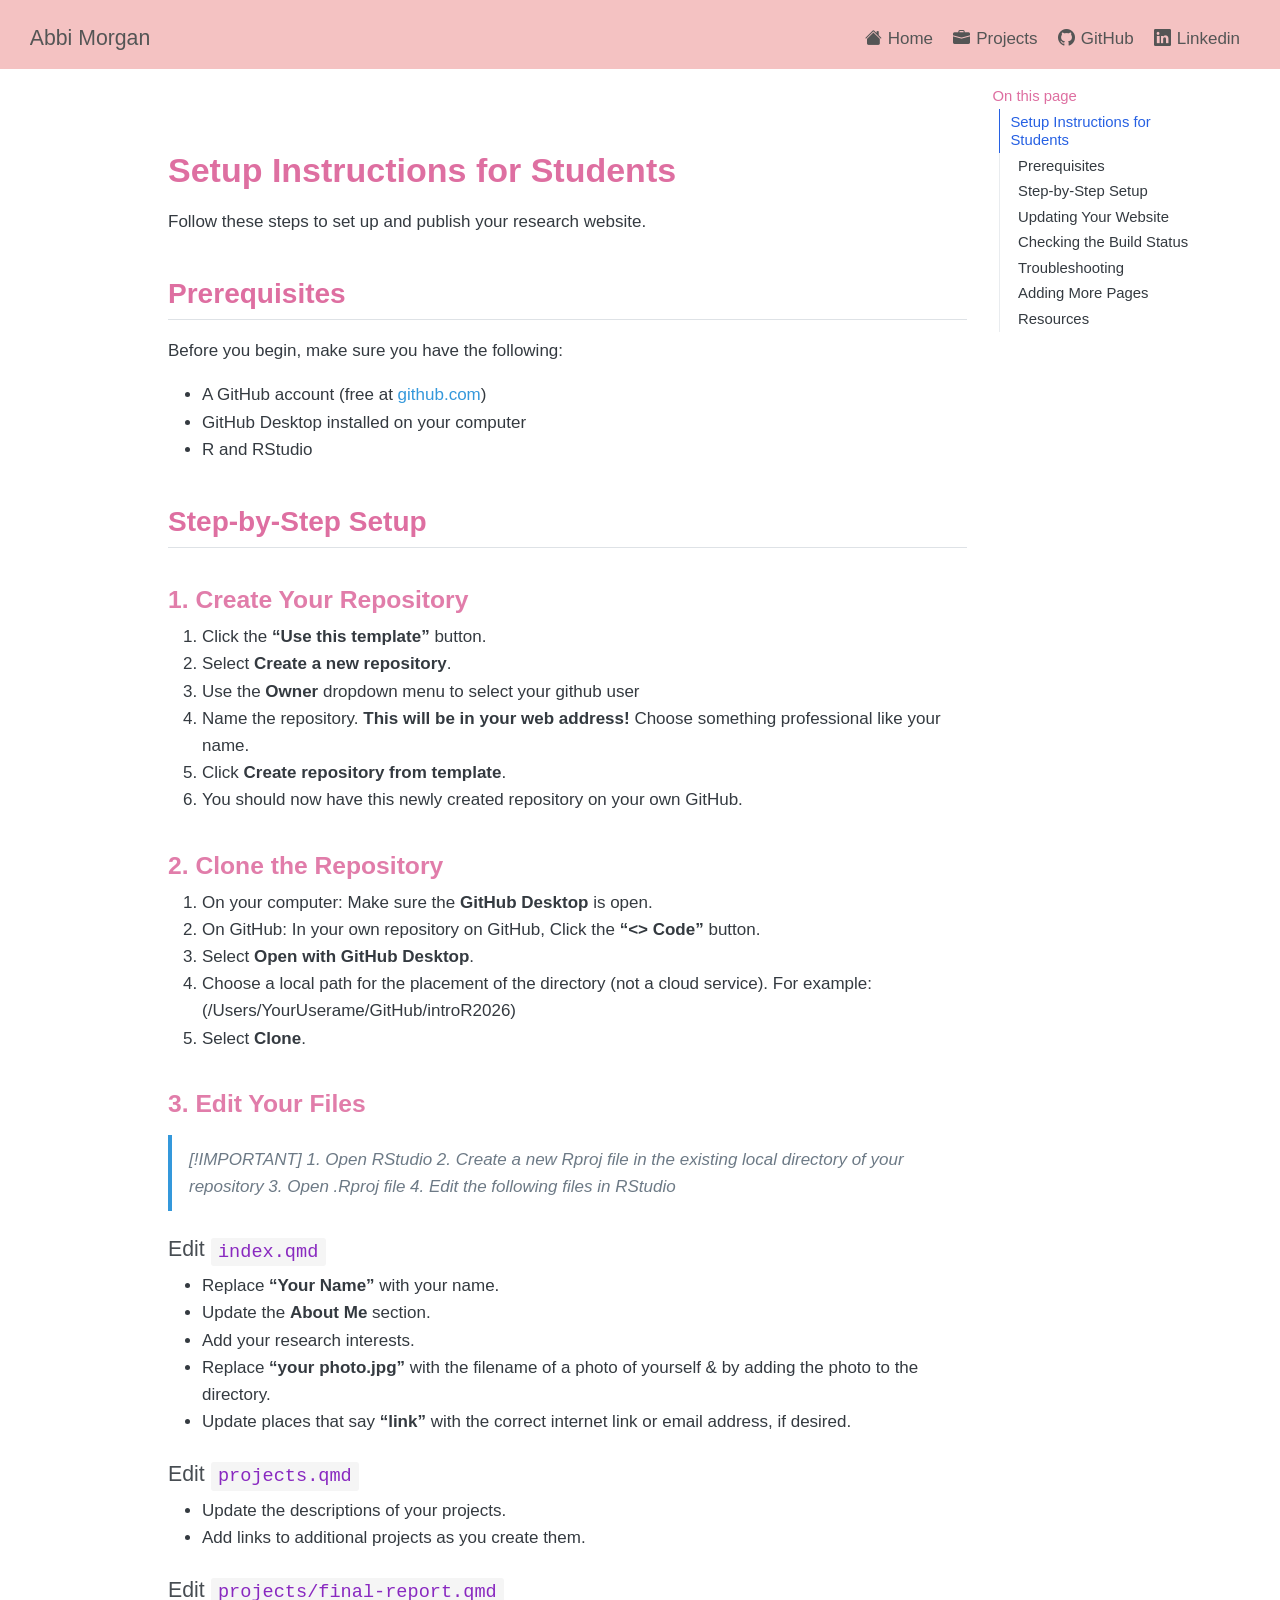
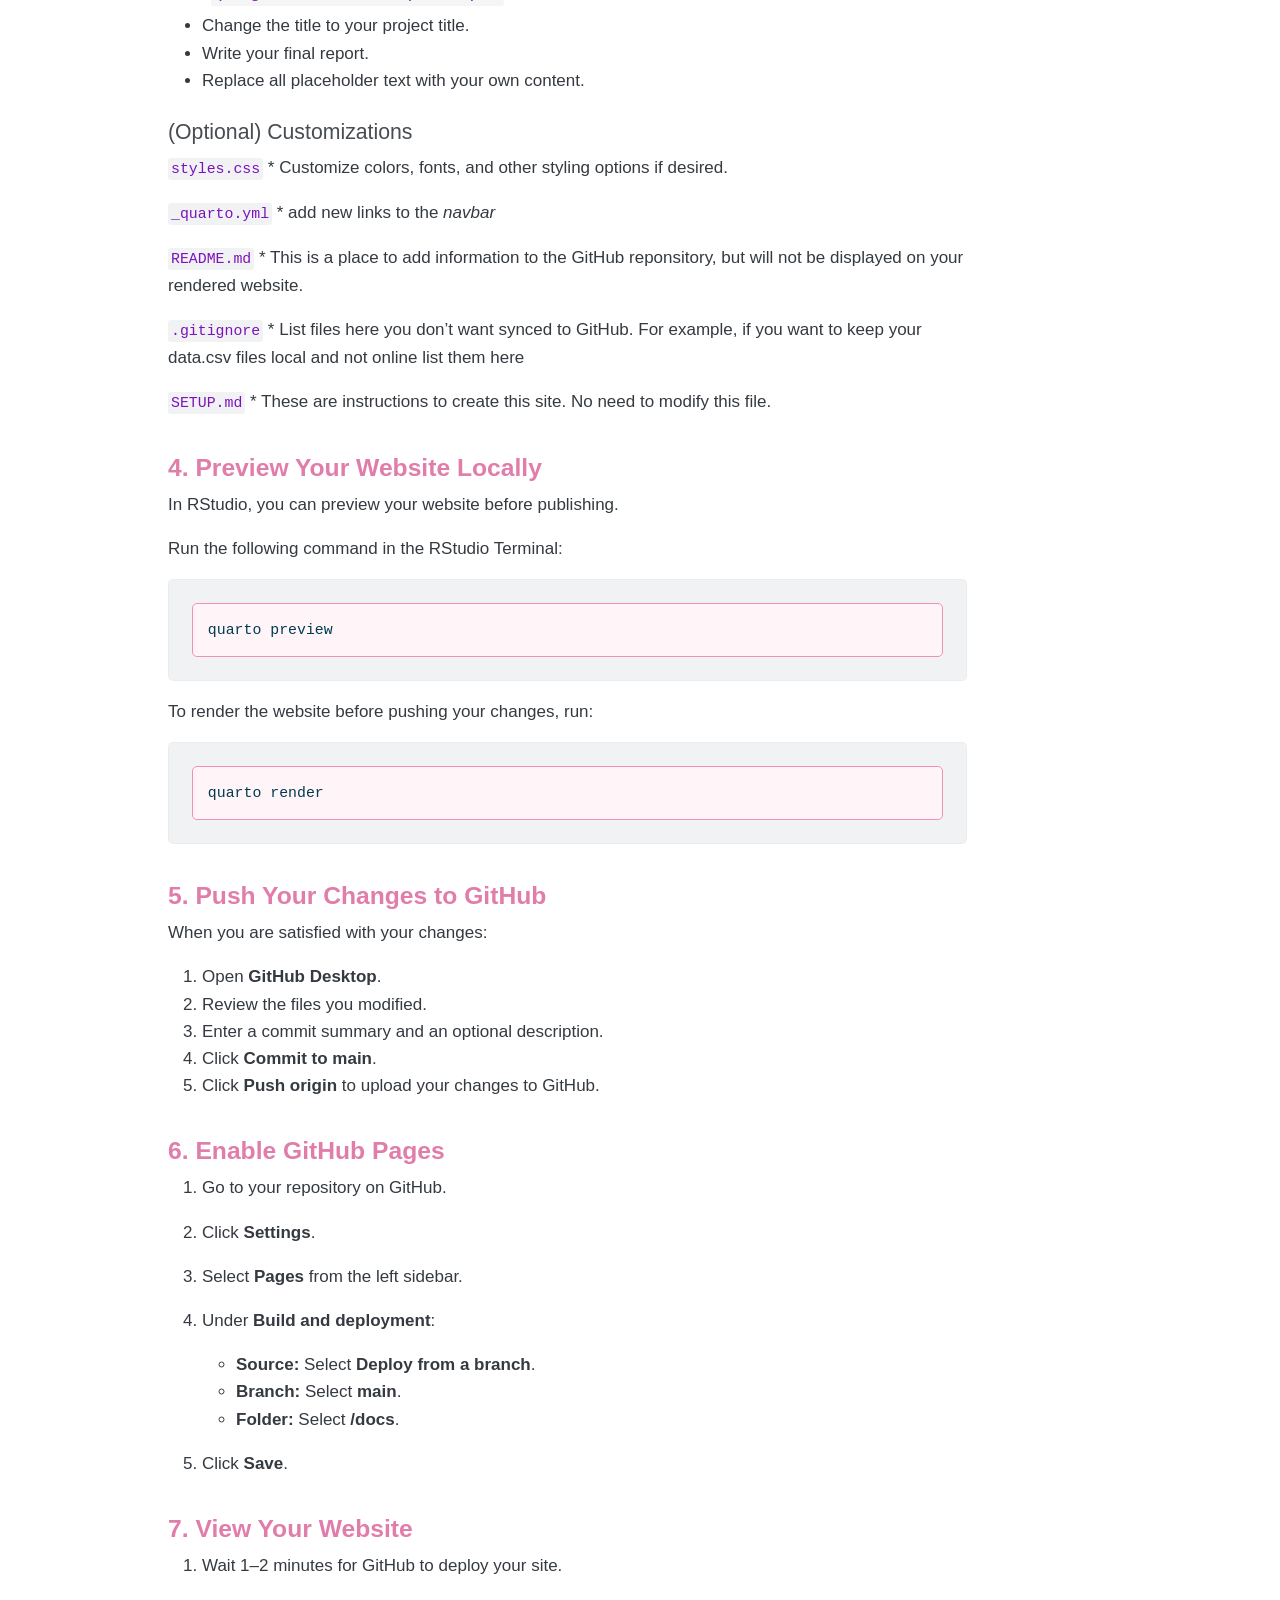
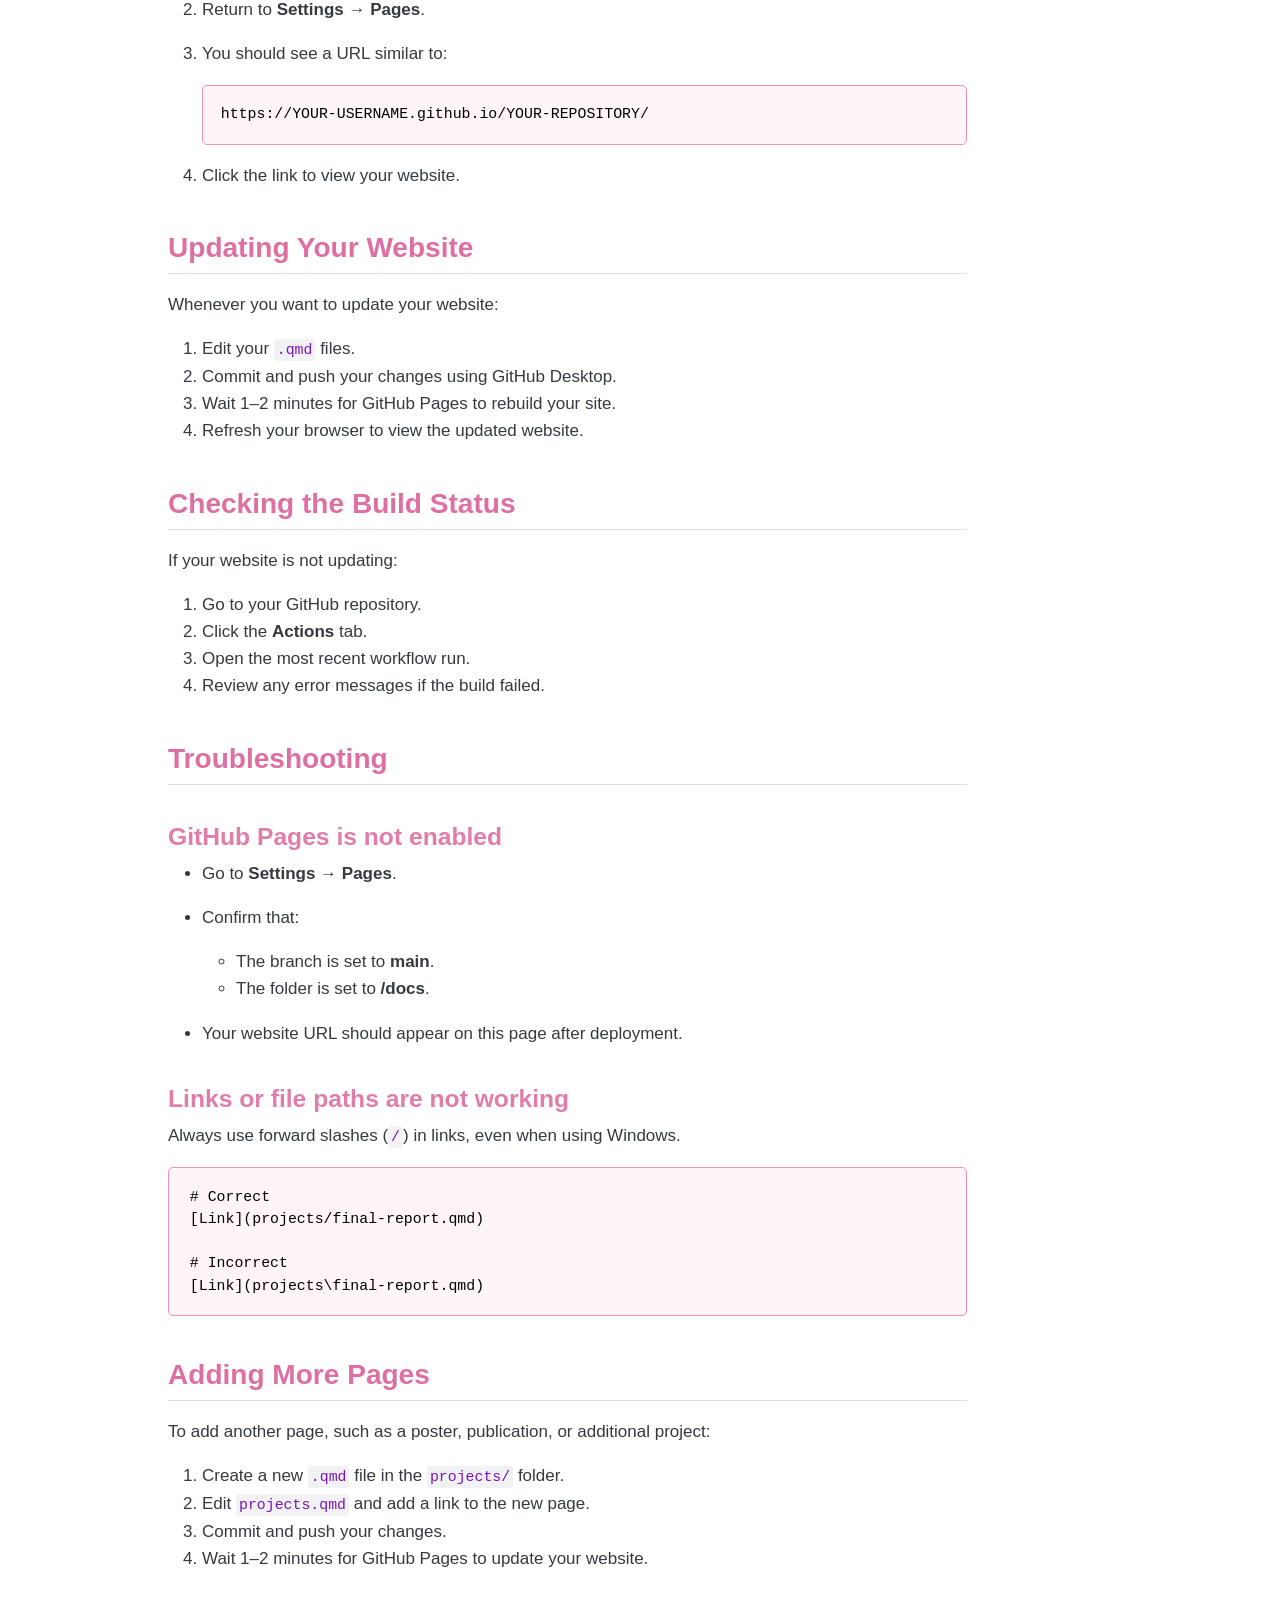
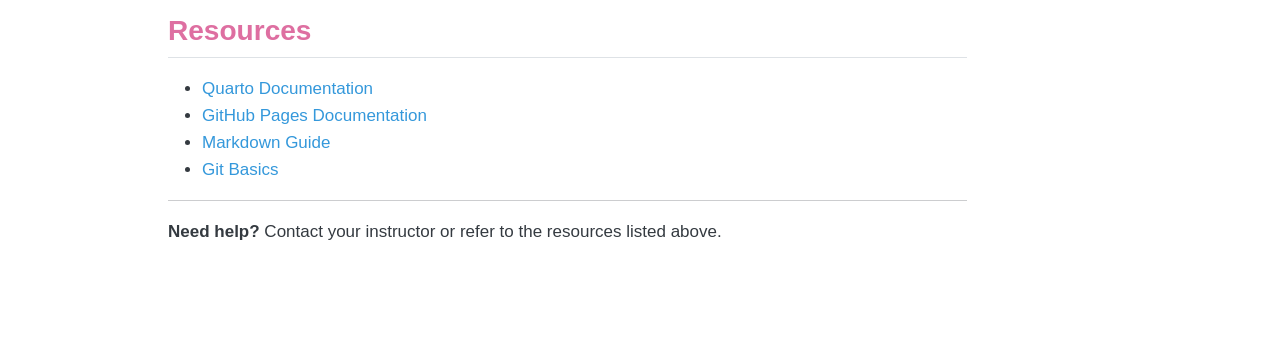
<file: docs/SETUP.html>
<!DOCTYPE html>
<html xmlns="http://www.w3.org/1999/xhtml" lang="en" xml:lang="en"><head>

<meta charset="utf-8">
<meta name="generator" content="quarto-1.9.38">

<meta name="viewport" content="width=device-width, initial-scale=1.0, user-scalable=yes">


<title>setup – Abbi Morgan</title>
<style>
/* Default styles provided by pandoc.
** See https://pandoc.org/MANUAL.html#variables-for-html for config info.
*/
code{white-space: pre-wrap;}
span.smallcaps{font-variant: small-caps;}
div.columns{display: flex; gap: min(4vw, 1.5em);}
div.column{flex: auto; overflow-x: auto;}
div.hanging-indent{margin-left: 1.5em; text-indent: -1.5em;}
ul.task-list{list-style: none;}
ul.task-list li input[type="checkbox"] {
  width: 0.8em;
  margin: 0 0.8em 0.2em -1em; /* quarto-specific, see https://github.com/quarto-dev/quarto-cli/issues/4556 */ 
  vertical-align: middle;
}
/* CSS for syntax highlighting */
html { -webkit-text-size-adjust: 100%; }
pre > code.sourceCode { white-space: pre; position: relative; }
pre > code.sourceCode > span { display: inline-block; line-height: 1.25; }
pre > code.sourceCode > span:empty { height: 1.2em; }
.sourceCode { overflow: visible; }
code.sourceCode > span { color: inherit; text-decoration: inherit; }
div.sourceCode { margin: 1em 0; }
pre.sourceCode { margin: 0; }
@media screen {
div.sourceCode { overflow: auto; }
}
@media print {
pre > code.sourceCode { white-space: pre-wrap; }
pre > code.sourceCode > span { text-indent: -5em; padding-left: 5em; }
}
pre.numberSource code
  { counter-reset: source-line 0; }
pre.numberSource code > span
  { position: relative; left: -4em; counter-increment: source-line; }
pre.numberSource code > span > a:first-child::before
  { content: counter(source-line);
    position: relative; left: -1em; text-align: right; vertical-align: baseline;
    border: none; display: inline-block;
    -webkit-touch-callout: none; -webkit-user-select: none;
    -khtml-user-select: none; -moz-user-select: none;
    -ms-user-select: none; user-select: none;
    padding: 0 4px; width: 4em;
  }
pre.numberSource { margin-left: 3em;  padding-left: 4px; }
div.sourceCode
  {   }
@media screen {
pre > code.sourceCode > span > a:first-child::before { text-decoration: underline; }
}
</style>


<script src="site_libs/quarto-nav/quarto-nav.js"></script>
<script src="site_libs/quarto-nav/headroom.min.js"></script>
<script src="site_libs/clipboard/clipboard.min.js"></script>
<script src="site_libs/quarto-search/autocomplete.umd.js"></script>
<script src="site_libs/quarto-search/fuse.min.js"></script>
<script src="site_libs/quarto-search/quarto-search.js"></script>
<meta name="quarto:offset" content="./">
<script src="site_libs/quarto-html/quarto.js" type="module"></script>
<script src="site_libs/quarto-html/tabsets/tabsets.js" type="module"></script>
<script src="site_libs/quarto-html/popper.min.js"></script>
<script src="site_libs/quarto-html/tippy.umd.min.js"></script>
<script src="site_libs/quarto-html/anchor.min.js"></script>
<link href="site_libs/quarto-html/tippy.css" rel="stylesheet">
<link href="site_libs/quarto-html/quarto-syntax-highlighting-15634bcf2e68342d4ad2dfa704d543f6.css" rel="stylesheet" id="quarto-text-highlighting-styles">
<script src="site_libs/bootstrap/bootstrap.min.js"></script>
<link href="site_libs/bootstrap/bootstrap-icons.css" rel="stylesheet">
<link href="site_libs/bootstrap/bootstrap-1de071e047e49cd083ceb1b25ae4a66d.min.css" rel="stylesheet" append-hash="true" id="quarto-bootstrap" data-mode="light">
<script id="quarto-search-options" type="application/json">{
  "location": "navbar",
  "copy-button": false,
  "collapse-after": 3,
  "panel-placement": "end",
  "type": "overlay",
  "limit": 50,
  "keyboard-shortcut": [
    "f",
    "/",
    "s"
  ],
  "show-item-context": false,
  "language": {
    "search-no-results-text": "No results",
    "search-matching-documents-text": "matching documents",
    "search-copy-link-title": "Copy link to search",
    "search-hide-matches-text": "Hide additional matches",
    "search-more-match-text": "more match in this document",
    "search-more-matches-text": "more matches in this document",
    "search-clear-button-title": "Clear",
    "search-text-placeholder": "",
    "search-detached-cancel-button-title": "Cancel",
    "search-submit-button-title": "Submit",
    "search-label": "Search"
  }
}</script>


<link rel="stylesheet" href="styles.css">
</head>

<body class="nav-fixed quarto-light">

<div id="quarto-search-results"></div>
  <header id="quarto-header" class="headroom fixed-top">
    <nav class="navbar navbar-expand-lg " data-bs-theme="dark">
      <div class="navbar-container container-fluid">
      <div class="navbar-brand-container mx-auto">
    <a class="navbar-brand" href="./index.html">
    <span class="navbar-title">Abbi Morgan</span>
    </a>
  </div>
          <button class="navbar-toggler" type="button" data-bs-toggle="collapse" data-bs-target="#navbarCollapse" aria-controls="navbarCollapse" role="menu" aria-expanded="false" aria-label="Toggle navigation" onclick="if (window.quartoToggleHeadroom) { window.quartoToggleHeadroom(); }">
  <span class="navbar-toggler-icon"></span>
</button>
          <div class="collapse navbar-collapse" id="navbarCollapse">
            <ul class="navbar-nav navbar-nav-scroll ms-auto">
  <li class="nav-item">
    <a class="nav-link" href="./index.html"> <i class="bi bi-house-fill" role="img">
</i> 
<span class="menu-text">Home</span></a>
  </li>  
  <li class="nav-item">
    <a class="nav-link" href="./projects.html"> <i class="bi bi-briefcase-fill" role="img">
</i> 
<span class="menu-text">Projects</span></a>
  </li>  
  <li class="nav-item">
    <a class="nav-link" href="https://github.com"> <i class="bi bi-github" role="img">
</i> 
<span class="menu-text">GitHub</span></a>
  </li>  
  <li class="nav-item">
    <a class="nav-link" href="https://www.linkedin.com/in/abigail-morgan-2532a51bb/"> <i class="bi bi-linkedin" role="img">
</i> 
<span class="menu-text">Linkedin</span></a>
  </li>  
</ul>
          </div> <!-- /navcollapse -->
            <div class="quarto-navbar-tools">
</div>
      </div> <!-- /container-fluid -->
    </nav>
</header>
<!-- content -->
<div id="quarto-content" class="quarto-container page-columns page-rows-contents page-layout-article page-navbar">
<!-- sidebar -->
<!-- margin-sidebar -->
    <div id="quarto-margin-sidebar" class="sidebar margin-sidebar">
        <nav id="TOC" role="doc-toc" class="toc-active">
    <h2 id="toc-title">On this page</h2>
   
  <ul>
  <li><a href="#setup-instructions-for-students" id="toc-setup-instructions-for-students" class="nav-link active" data-scroll-target="#setup-instructions-for-students">Setup Instructions for Students</a>
  <ul class="collapse">
  <li><a href="#prerequisites" id="toc-prerequisites" class="nav-link" data-scroll-target="#prerequisites">Prerequisites</a></li>
  <li><a href="#step-by-step-setup" id="toc-step-by-step-setup" class="nav-link" data-scroll-target="#step-by-step-setup">Step-by-Step Setup</a>
  <ul class="collapse">
  <li><a href="#create-your-repository" id="toc-create-your-repository" class="nav-link" data-scroll-target="#create-your-repository">1. Create Your Repository</a></li>
  <li><a href="#clone-the-repository" id="toc-clone-the-repository" class="nav-link" data-scroll-target="#clone-the-repository">2. Clone the Repository</a></li>
  <li><a href="#edit-your-files" id="toc-edit-your-files" class="nav-link" data-scroll-target="#edit-your-files">3. Edit Your Files</a></li>
  <li><a href="#preview-your-website-locally" id="toc-preview-your-website-locally" class="nav-link" data-scroll-target="#preview-your-website-locally">4. Preview Your Website Locally</a></li>
  <li><a href="#push-your-changes-to-github" id="toc-push-your-changes-to-github" class="nav-link" data-scroll-target="#push-your-changes-to-github">5. Push Your Changes to GitHub</a></li>
  <li><a href="#enable-github-pages" id="toc-enable-github-pages" class="nav-link" data-scroll-target="#enable-github-pages">6. Enable GitHub Pages</a></li>
  <li><a href="#view-your-website" id="toc-view-your-website" class="nav-link" data-scroll-target="#view-your-website">7. View Your Website</a></li>
  </ul></li>
  <li><a href="#updating-your-website" id="toc-updating-your-website" class="nav-link" data-scroll-target="#updating-your-website">Updating Your Website</a></li>
  <li><a href="#checking-the-build-status" id="toc-checking-the-build-status" class="nav-link" data-scroll-target="#checking-the-build-status">Checking the Build Status</a></li>
  <li><a href="#troubleshooting" id="toc-troubleshooting" class="nav-link" data-scroll-target="#troubleshooting">Troubleshooting</a>
  <ul class="collapse">
  <li><a href="#github-pages-is-not-enabled" id="toc-github-pages-is-not-enabled" class="nav-link" data-scroll-target="#github-pages-is-not-enabled">GitHub Pages is not enabled</a></li>
  <li><a href="#links-or-file-paths-are-not-working" id="toc-links-or-file-paths-are-not-working" class="nav-link" data-scroll-target="#links-or-file-paths-are-not-working">Links or file paths are not working</a></li>
  </ul></li>
  <li><a href="#adding-more-pages" id="toc-adding-more-pages" class="nav-link" data-scroll-target="#adding-more-pages">Adding More Pages</a></li>
  <li><a href="#resources" id="toc-resources" class="nav-link" data-scroll-target="#resources">Resources</a></li>
  </ul></li>
  </ul>
</nav>
    </div>
<!-- main -->
<main class="content" id="quarto-document-content"><header id="title-block-header" class="quarto-title-block"></header>




<section id="setup-instructions-for-students" class="level1">
<h1>Setup Instructions for Students</h1>
<p>Follow these steps to set up and publish your research website.</p>
<section id="prerequisites" class="level2">
<h2 class="anchored" data-anchor-id="prerequisites">Prerequisites</h2>
<p>Before you begin, make sure you have the following:</p>
<ul>
<li>A GitHub account (free at <a href="https://github.com">github.com</a>)</li>
<li>GitHub Desktop installed on your computer</li>
<li>R and RStudio</li>
</ul>
</section>
<section id="step-by-step-setup" class="level2">
<h2 class="anchored" data-anchor-id="step-by-step-setup">Step-by-Step Setup</h2>
<section id="create-your-repository" class="level3">
<h3 class="anchored" data-anchor-id="create-your-repository">1. Create Your Repository</h3>
<ol type="1">
<li>Click the <strong>“Use this template”</strong> button.</li>
<li>Select <strong>Create a new repository</strong>.</li>
<li>Use the <strong>Owner</strong> dropdown menu to select your github user</li>
<li>Name the repository. <strong>This will be in your web address!</strong> Choose something professional like your name.</li>
<li>Click <strong>Create repository from template</strong>.</li>
<li>You should now have this newly created repository on your own GitHub.</li>
</ol>
</section>
<section id="clone-the-repository" class="level3">
<h3 class="anchored" data-anchor-id="clone-the-repository">2. Clone the Repository</h3>
<ol type="1">
<li>On your computer: Make sure the <strong>GitHub Desktop</strong> is open.</li>
<li>On GitHub: In your own repository on GitHub, Click the <strong>“&lt;&gt; Code”</strong> button.</li>
<li>Select <strong>Open with GitHub Desktop</strong>.</li>
<li>Choose a local path for the placement of the directory (not a cloud service). For example: (/Users/YourUserame/GitHub/introR2026)</li>
<li>Select <strong>Clone</strong>.</li>
</ol>
</section>
<section id="edit-your-files" class="level3">
<h3 class="anchored" data-anchor-id="edit-your-files">3. Edit Your Files</h3>
<blockquote class="blockquote">
<p>[!IMPORTANT] 1. Open RStudio 2. Create a new Rproj file in the existing local directory of your repository 3. Open .Rproj file 4. Edit the following files in RStudio</p>
</blockquote>
<section id="edit-index.qmd" class="level4">
<h4 class="anchored" data-anchor-id="edit-index.qmd">Edit <code>index.qmd</code></h4>
<ul>
<li>Replace <strong>“Your Name”</strong> with your name.</li>
<li>Update the <strong>About Me</strong> section.</li>
<li>Add your research interests.</li>
<li>Replace <strong>“your photo.jpg”</strong> with the filename of a photo of yourself &amp; by adding the photo to the directory.</li>
<li>Update places that say <strong>“link”</strong> with the correct internet link or email address, if desired.</li>
</ul>
</section>
<section id="edit-projects.qmd" class="level4">
<h4 class="anchored" data-anchor-id="edit-projects.qmd">Edit <code>projects.qmd</code></h4>
<ul>
<li>Update the descriptions of your projects.</li>
<li>Add links to additional projects as you create them.</li>
</ul>
</section>
<section id="edit-projectsfinal-report.qmd" class="level4">
<h4 class="anchored" data-anchor-id="edit-projectsfinal-report.qmd">Edit <code>projects/final-report.qmd</code></h4>
<ul>
<li>Change the title to your project title.</li>
<li>Write your final report.</li>
<li>Replace all placeholder text with your own content.</li>
</ul>
</section>
<section id="optional-customizations" class="level4">
<h4 class="anchored" data-anchor-id="optional-customizations">(Optional) Customizations</h4>
<p><code>styles.css</code> * Customize colors, fonts, and other styling options if desired.</p>
<p><code>_quarto.yml</code> * add new links to the <em>navbar</em></p>
<p><code>README.md</code> * This is a place to add information to the GitHub reponsitory, but will not be displayed on your rendered website.</p>
<p><code>.gitignore</code> * List files here you don’t want synced to GitHub. For example, if you want to keep your data.csv files local and not online list them here</p>
<p><code>SETUP.md</code> * These are instructions to create this site. No need to modify this file.</p>
</section>
</section>
<section id="preview-your-website-locally" class="level3">
<h3 class="anchored" data-anchor-id="preview-your-website-locally">4. Preview Your Website Locally</h3>
<p>In RStudio, you can preview your website before publishing.</p>
<p>Run the following command in the RStudio Terminal:</p>
<div class="code-copy-outer-scaffold"><div class="sourceCode" id="cb1"><pre class="sourceCode bash code-with-copy"><code class="sourceCode bash"><span id="cb1-1"><a href="#cb1-1" aria-hidden="true" tabindex="-1"></a><span class="ex">quarto</span> preview</span></code></pre></div><button title="Copy to Clipboard" class="code-copy-button"><i class="bi"></i></button></div>
<p>To render the website before pushing your changes, run:</p>
<div class="code-copy-outer-scaffold"><div class="sourceCode" id="cb2"><pre class="sourceCode bash code-with-copy"><code class="sourceCode bash"><span id="cb2-1"><a href="#cb2-1" aria-hidden="true" tabindex="-1"></a><span class="ex">quarto</span> render</span></code></pre></div><button title="Copy to Clipboard" class="code-copy-button"><i class="bi"></i></button></div>
</section>
<section id="push-your-changes-to-github" class="level3">
<h3 class="anchored" data-anchor-id="push-your-changes-to-github">5. Push Your Changes to GitHub</h3>
<p>When you are satisfied with your changes:</p>
<ol type="1">
<li>Open <strong>GitHub Desktop</strong>.</li>
<li>Review the files you modified.</li>
<li>Enter a commit summary and an optional description.</li>
<li>Click <strong>Commit to main</strong>.</li>
<li>Click <strong>Push origin</strong> to upload your changes to GitHub.</li>
</ol>
</section>
<section id="enable-github-pages" class="level3">
<h3 class="anchored" data-anchor-id="enable-github-pages">6. Enable GitHub Pages</h3>
<ol type="1">
<li><p>Go to your repository on GitHub.</p></li>
<li><p>Click <strong>Settings</strong>.</p></li>
<li><p>Select <strong>Pages</strong> from the left sidebar.</p></li>
<li><p>Under <strong>Build and deployment</strong>:</p>
<ul>
<li><strong>Source:</strong> Select <strong>Deploy from a branch</strong>.</li>
<li><strong>Branch:</strong> Select <strong>main</strong>.</li>
<li><strong>Folder:</strong> Select <strong>/docs</strong>.</li>
</ul></li>
<li><p>Click <strong>Save</strong>.</p></li>
</ol>
</section>
<section id="view-your-website" class="level3">
<h3 class="anchored" data-anchor-id="view-your-website">7. View Your Website</h3>
<ol type="1">
<li><p>Wait 1–2 minutes for GitHub to deploy your site.</p></li>
<li><p>Return to <strong>Settings → Pages</strong>.</p></li>
<li><p>You should see a URL similar to:</p>
<pre><code>https://YOUR-USERNAME.github.io/YOUR-REPOSITORY/</code></pre></li>
<li><p>Click the link to view your website.</p></li>
</ol>
</section>
</section>
<section id="updating-your-website" class="level2">
<h2 class="anchored" data-anchor-id="updating-your-website">Updating Your Website</h2>
<p>Whenever you want to update your website:</p>
<ol type="1">
<li>Edit your <code>.qmd</code> files.</li>
<li>Commit and push your changes using GitHub Desktop.</li>
<li>Wait 1–2 minutes for GitHub Pages to rebuild your site.</li>
<li>Refresh your browser to view the updated website.</li>
</ol>
</section>
<section id="checking-the-build-status" class="level2">
<h2 class="anchored" data-anchor-id="checking-the-build-status">Checking the Build Status</h2>
<p>If your website is not updating:</p>
<ol type="1">
<li>Go to your GitHub repository.</li>
<li>Click the <strong>Actions</strong> tab.</li>
<li>Open the most recent workflow run.</li>
<li>Review any error messages if the build failed.</li>
</ol>
</section>
<section id="troubleshooting" class="level2">
<h2 class="anchored" data-anchor-id="troubleshooting">Troubleshooting</h2>
<section id="github-pages-is-not-enabled" class="level3">
<h3 class="anchored" data-anchor-id="github-pages-is-not-enabled">GitHub Pages is not enabled</h3>
<ul>
<li><p>Go to <strong>Settings → Pages</strong>.</p></li>
<li><p>Confirm that:</p>
<ul>
<li>The branch is set to <strong>main</strong>.</li>
<li>The folder is set to <strong>/docs</strong>.</li>
</ul></li>
<li><p>Your website URL should appear on this page after deployment.</p></li>
</ul>
</section>
<section id="links-or-file-paths-are-not-working" class="level3">
<h3 class="anchored" data-anchor-id="links-or-file-paths-are-not-working">Links or file paths are not working</h3>
<p>Always use forward slashes (<code>/</code>) in links, even when using Windows.</p>
<pre class="text"><code># Correct
[Link](projects/final-report.qmd)

# Incorrect
[Link](projects\final-report.qmd)</code></pre>
</section>
</section>
<section id="adding-more-pages" class="level2">
<h2 class="anchored" data-anchor-id="adding-more-pages">Adding More Pages</h2>
<p>To add another page, such as a poster, publication, or additional project:</p>
<ol type="1">
<li>Create a new <code>.qmd</code> file in the <code>projects/</code> folder.</li>
<li>Edit <code>projects.qmd</code> and add a link to the new page.</li>
<li>Commit and push your changes.</li>
<li>Wait 1–2 minutes for GitHub Pages to update your website.</li>
</ol>
</section>
<section id="resources" class="level2">
<h2 class="anchored" data-anchor-id="resources">Resources</h2>
<ul>
<li><a href="https://quarto.org/">Quarto Documentation</a></li>
<li><a href="https://docs.github.com/en/pages">GitHub Pages Documentation</a></li>
<li><a href="https://www.markdownguide.org/">Markdown Guide</a></li>
<li><a href="https://git-scm.com/book/en/v2/Getting-Started-Git-Basics">Git Basics</a></li>
</ul>
<hr>
<p><strong>Need help?</strong> Contact your instructor or refer to the resources listed above.</p>


</section>
</section>

</main> <!-- /main -->
<script id="quarto-html-after-body" type="application/javascript">
  window.document.addEventListener("DOMContentLoaded", function (event) {
    const icon = "";
    const anchorJS = new window.AnchorJS();
    anchorJS.options = {
      placement: 'right',
      icon: icon
    };
    anchorJS.add('.anchored');
    const isCodeAnnotation = (el) => {
      for (const clz of el.classList) {
        if (clz.startsWith('code-annotation-')) {                     
          return true;
        }
      }
      return false;
    }
    const onCopySuccess = function(e) {
      // button target
      const button = e.trigger;
      // don't keep focus
      button.blur();
      // flash "checked"
      button.classList.add('code-copy-button-checked');
      var currentTitle = button.getAttribute("title");
      button.setAttribute("title", "Copied!");
      let tooltip;
      if (window.bootstrap) {
        button.setAttribute("data-bs-toggle", "tooltip");
        button.setAttribute("data-bs-placement", "left");
        button.setAttribute("data-bs-title", "Copied!");
        tooltip = new bootstrap.Tooltip(button, 
          { trigger: "manual", 
            customClass: "code-copy-button-tooltip",
            offset: [0, -8]});
        tooltip.show();    
      }
      setTimeout(function() {
        if (tooltip) {
          tooltip.hide();
          button.removeAttribute("data-bs-title");
          button.removeAttribute("data-bs-toggle");
          button.removeAttribute("data-bs-placement");
        }
        button.setAttribute("title", currentTitle);
        button.classList.remove('code-copy-button-checked');
      }, 1000);
      // clear code selection
      e.clearSelection();
    }
    const getTextToCopy = function(trigger) {
      const outerScaffold = trigger.parentElement.cloneNode(true);
      const codeEl = outerScaffold.querySelector('code');
      for (const childEl of codeEl.children) {
        if (isCodeAnnotation(childEl)) {
          childEl.remove();
        }
      }
      return codeEl.innerText;
    }
    const clipboard = new window.ClipboardJS('.code-copy-button:not([data-in-quarto-modal])', {
      text: getTextToCopy
    });
    clipboard.on('success', onCopySuccess);
    if (window.document.getElementById('quarto-embedded-source-code-modal')) {
      const clipboardModal = new window.ClipboardJS('.code-copy-button[data-in-quarto-modal]', {
        text: getTextToCopy,
        container: window.document.getElementById('quarto-embedded-source-code-modal')
      });
      clipboardModal.on('success', onCopySuccess);
    }
      var localhostRegex = new RegExp(/^(?:http|https):\/\/localhost\:?[0-9]*\//);
      var mailtoRegex = new RegExp(/^mailto:/);
        var filterRegex = new RegExp('/' + window.location.host + '/');
      var isInternal = (href) => {
          return filterRegex.test(href) || localhostRegex.test(href) || mailtoRegex.test(href);
      }
      // Inspect non-navigation links and adorn them if external
     var links = window.document.querySelectorAll('a[href]:not(.nav-link):not(.navbar-brand):not(.toc-action):not(.sidebar-link):not(.sidebar-item-toggle):not(.pagination-link):not(.no-external):not([aria-hidden]):not(.dropdown-item):not(.quarto-navigation-tool):not(.about-link)');
      for (var i=0; i<links.length; i++) {
        const link = links[i];
        if (!isInternal(link.href)) {
          // undo the damage that might have been done by quarto-nav.js in the case of
          // links that we want to consider external
          if (link.dataset.originalHref !== undefined) {
            link.href = link.dataset.originalHref;
          }
        }
      }
    function tippyHover(el, contentFn, onTriggerFn, onUntriggerFn) {
      const config = {
        allowHTML: true,
        maxWidth: 500,
        delay: 100,
        arrow: false,
        appendTo: function(el) {
            return el.parentElement;
        },
        interactive: true,
        interactiveBorder: 10,
        theme: 'quarto',
        placement: 'bottom-start',
      };
      if (contentFn) {
        config.content = contentFn;
      }
      if (onTriggerFn) {
        config.onTrigger = onTriggerFn;
      }
      if (onUntriggerFn) {
        config.onUntrigger = onUntriggerFn;
      }
      window.tippy(el, config); 
    }
    const noterefs = window.document.querySelectorAll('a[role="doc-noteref"]');
    for (var i=0; i<noterefs.length; i++) {
      const ref = noterefs[i];
      tippyHover(ref, function() {
        // use id or data attribute instead here
        let href = ref.getAttribute('data-footnote-href') || ref.getAttribute('href');
        try { href = new URL(href).hash; } catch {}
        const id = href.replace(/^#\/?/, "");
        const note = window.document.getElementById(id);
        if (note) {
          return note.innerHTML;
        } else {
          return "";
        }
      });
    }
    const xrefs = window.document.querySelectorAll('a.quarto-xref');
    const processXRef = (id, note) => {
      // Strip column container classes
      const stripColumnClz = (el) => {
        el.classList.remove("page-full", "page-columns");
        if (el.children) {
          for (const child of el.children) {
            stripColumnClz(child);
          }
        }
      }
      stripColumnClz(note)
      if (id === null || id.startsWith('sec-')) {
        // Special case sections, only their first couple elements
        const container = document.createElement("div");
        if (note.children && note.children.length > 2) {
          container.appendChild(note.children[0].cloneNode(true));
          for (let i = 1; i < note.children.length; i++) {
            const child = note.children[i];
            if (child.tagName === "P" && child.innerText === "") {
              continue;
            } else {
              container.appendChild(child.cloneNode(true));
              break;
            }
          }
          if (window.Quarto?.typesetMath) {
            window.Quarto.typesetMath(container);
          }
          return container.innerHTML
        } else {
          if (window.Quarto?.typesetMath) {
            window.Quarto.typesetMath(note);
          }
          return note.innerHTML;
        }
      } else {
        // Remove any anchor links if they are present
        const anchorLink = note.querySelector('a.anchorjs-link');
        if (anchorLink) {
          anchorLink.remove();
        }
        if (window.Quarto?.typesetMath) {
          window.Quarto.typesetMath(note);
        }
        if (note.classList.contains("callout")) {
          return note.outerHTML;
        } else {
          return note.innerHTML;
        }
      }
    }
    for (var i=0; i<xrefs.length; i++) {
      const xref = xrefs[i];
      tippyHover(xref, undefined, function(instance) {
        instance.disable();
        let url = xref.getAttribute('href');
        let hash = undefined; 
        if (url.startsWith('#')) {
          hash = url;
        } else {
          try { hash = new URL(url).hash; } catch {}
        }
        if (hash) {
          const id = hash.replace(/^#\/?/, "");
          const note = window.document.getElementById(id);
          if (note !== null) {
            try {
              const html = processXRef(id, note.cloneNode(true));
              instance.setContent(html);
            } finally {
              instance.enable();
              instance.show();
            }
          } else {
            // See if we can fetch this
            fetch(url.split('#')[0])
            .then(res => res.text())
            .then(html => {
              const parser = new DOMParser();
              const htmlDoc = parser.parseFromString(html, "text/html");
              const note = htmlDoc.getElementById(id);
              if (note !== null) {
                const html = processXRef(id, note);
                instance.setContent(html);
              } 
            }).finally(() => {
              instance.enable();
              instance.show();
            });
          }
        } else {
          // See if we can fetch a full url (with no hash to target)
          // This is a special case and we should probably do some content thinning / targeting
          fetch(url)
          .then(res => res.text())
          .then(html => {
            const parser = new DOMParser();
            const htmlDoc = parser.parseFromString(html, "text/html");
            const note = htmlDoc.querySelector('main.content');
            if (note !== null) {
              // This should only happen for chapter cross references
              // (since there is no id in the URL)
              // remove the first header
              if (note.children.length > 0 && note.children[0].tagName === "HEADER") {
                note.children[0].remove();
              }
              const html = processXRef(null, note);
              instance.setContent(html);
            } 
          }).finally(() => {
            instance.enable();
            instance.show();
          });
        }
      }, function(instance) {
      });
    }
        let selectedAnnoteEl;
        const selectorForAnnotation = ( cell, annotation) => {
          let cellAttr = 'data-code-cell="' + cell + '"';
          let lineAttr = 'data-code-annotation="' +  annotation + '"';
          const selector = 'span[' + cellAttr + '][' + lineAttr + ']';
          return selector;
        }
        const selectCodeLines = (annoteEl) => {
          const doc = window.document;
          const targetCell = annoteEl.getAttribute("data-target-cell");
          const targetAnnotation = annoteEl.getAttribute("data-target-annotation");
          const annoteSpan = window.document.querySelector(selectorForAnnotation(targetCell, targetAnnotation));
          const lines = annoteSpan.getAttribute("data-code-lines").split(",");
          const lineIds = lines.map((line) => {
            return targetCell + "-" + line;
          })
          let top = null;
          let height = null;
          let parent = null;
          if (lineIds.length > 0) {
              //compute the position of the single el (top and bottom and make a div)
              const el = window.document.getElementById(lineIds[0]);
              top = el.offsetTop;
              height = el.offsetHeight;
              parent = el.parentElement.parentElement;
            if (lineIds.length > 1) {
              const lastEl = window.document.getElementById(lineIds[lineIds.length - 1]);
              const bottom = lastEl.offsetTop + lastEl.offsetHeight;
              height = bottom - top;
            }
            if (top !== null && height !== null && parent !== null) {
              // cook up a div (if necessary) and position it 
              let div = window.document.getElementById("code-annotation-line-highlight");
              if (div === null) {
                div = window.document.createElement("div");
                div.setAttribute("id", "code-annotation-line-highlight");
                div.style.position = 'absolute';
                parent.appendChild(div);
              }
              div.style.top = top - 2 + "px";
              div.style.height = height + 4 + "px";
              div.style.left = 0;
              let gutterDiv = window.document.getElementById("code-annotation-line-highlight-gutter");
              if (gutterDiv === null) {
                gutterDiv = window.document.createElement("div");
                gutterDiv.setAttribute("id", "code-annotation-line-highlight-gutter");
                gutterDiv.style.position = 'absolute';
                const codeCell = window.document.getElementById(targetCell);
                const gutter = codeCell.querySelector('.code-annotation-gutter');
                gutter.appendChild(gutterDiv);
              }
              gutterDiv.style.top = top - 2 + "px";
              gutterDiv.style.height = height + 4 + "px";
            }
            selectedAnnoteEl = annoteEl;
          }
        };
        const unselectCodeLines = () => {
          const elementsIds = ["code-annotation-line-highlight", "code-annotation-line-highlight-gutter"];
          elementsIds.forEach((elId) => {
            const div = window.document.getElementById(elId);
            if (div) {
              div.remove();
            }
          });
          selectedAnnoteEl = undefined;
        };
          // Handle positioning of the toggle
      window.addEventListener(
        "resize",
        throttle(() => {
          elRect = undefined;
          if (selectedAnnoteEl) {
            selectCodeLines(selectedAnnoteEl);
          }
        }, 10)
      );
      function throttle(fn, ms) {
      let throttle = false;
      let timer;
        return (...args) => {
          if(!throttle) { // first call gets through
              fn.apply(this, args);
              throttle = true;
          } else { // all the others get throttled
              if(timer) clearTimeout(timer); // cancel #2
              timer = setTimeout(() => {
                fn.apply(this, args);
                timer = throttle = false;
              }, ms);
          }
        };
      }
        // Attach click handler to the DT
        const annoteDls = window.document.querySelectorAll('dt[data-target-cell]');
        for (const annoteDlNode of annoteDls) {
          annoteDlNode.addEventListener('click', (event) => {
            const clickedEl = event.target;
            if (clickedEl !== selectedAnnoteEl) {
              unselectCodeLines();
              const activeEl = window.document.querySelector('dt[data-target-cell].code-annotation-active');
              if (activeEl) {
                activeEl.classList.remove('code-annotation-active');
              }
              selectCodeLines(clickedEl);
              clickedEl.classList.add('code-annotation-active');
            } else {
              // Unselect the line
              unselectCodeLines();
              clickedEl.classList.remove('code-annotation-active');
            }
          });
        }
    const findCites = (el) => {
      const parentEl = el.parentElement;
      if (parentEl) {
        const cites = parentEl.dataset.cites;
        if (cites) {
          return {
            el,
            cites: cites.split(' ')
          };
        } else {
          return findCites(el.parentElement)
        }
      } else {
        return undefined;
      }
    };
    var bibliorefs = window.document.querySelectorAll('a[role="doc-biblioref"]');
    for (var i=0; i<bibliorefs.length; i++) {
      const ref = bibliorefs[i];
      const citeInfo = findCites(ref);
      if (citeInfo) {
        tippyHover(citeInfo.el, function() {
          var popup = window.document.createElement('div');
          citeInfo.cites.forEach(function(cite) {
            var citeDiv = window.document.createElement('div');
            citeDiv.classList.add('hanging-indent');
            citeDiv.classList.add('csl-entry');
            var biblioDiv = window.document.getElementById('ref-' + cite);
            if (biblioDiv) {
              citeDiv.innerHTML = biblioDiv.innerHTML;
            }
            popup.appendChild(citeDiv);
          });
          return popup.innerHTML;
        });
      }
    }
  });
  </script>
</div> <!-- /content -->




</body></html>
</file>
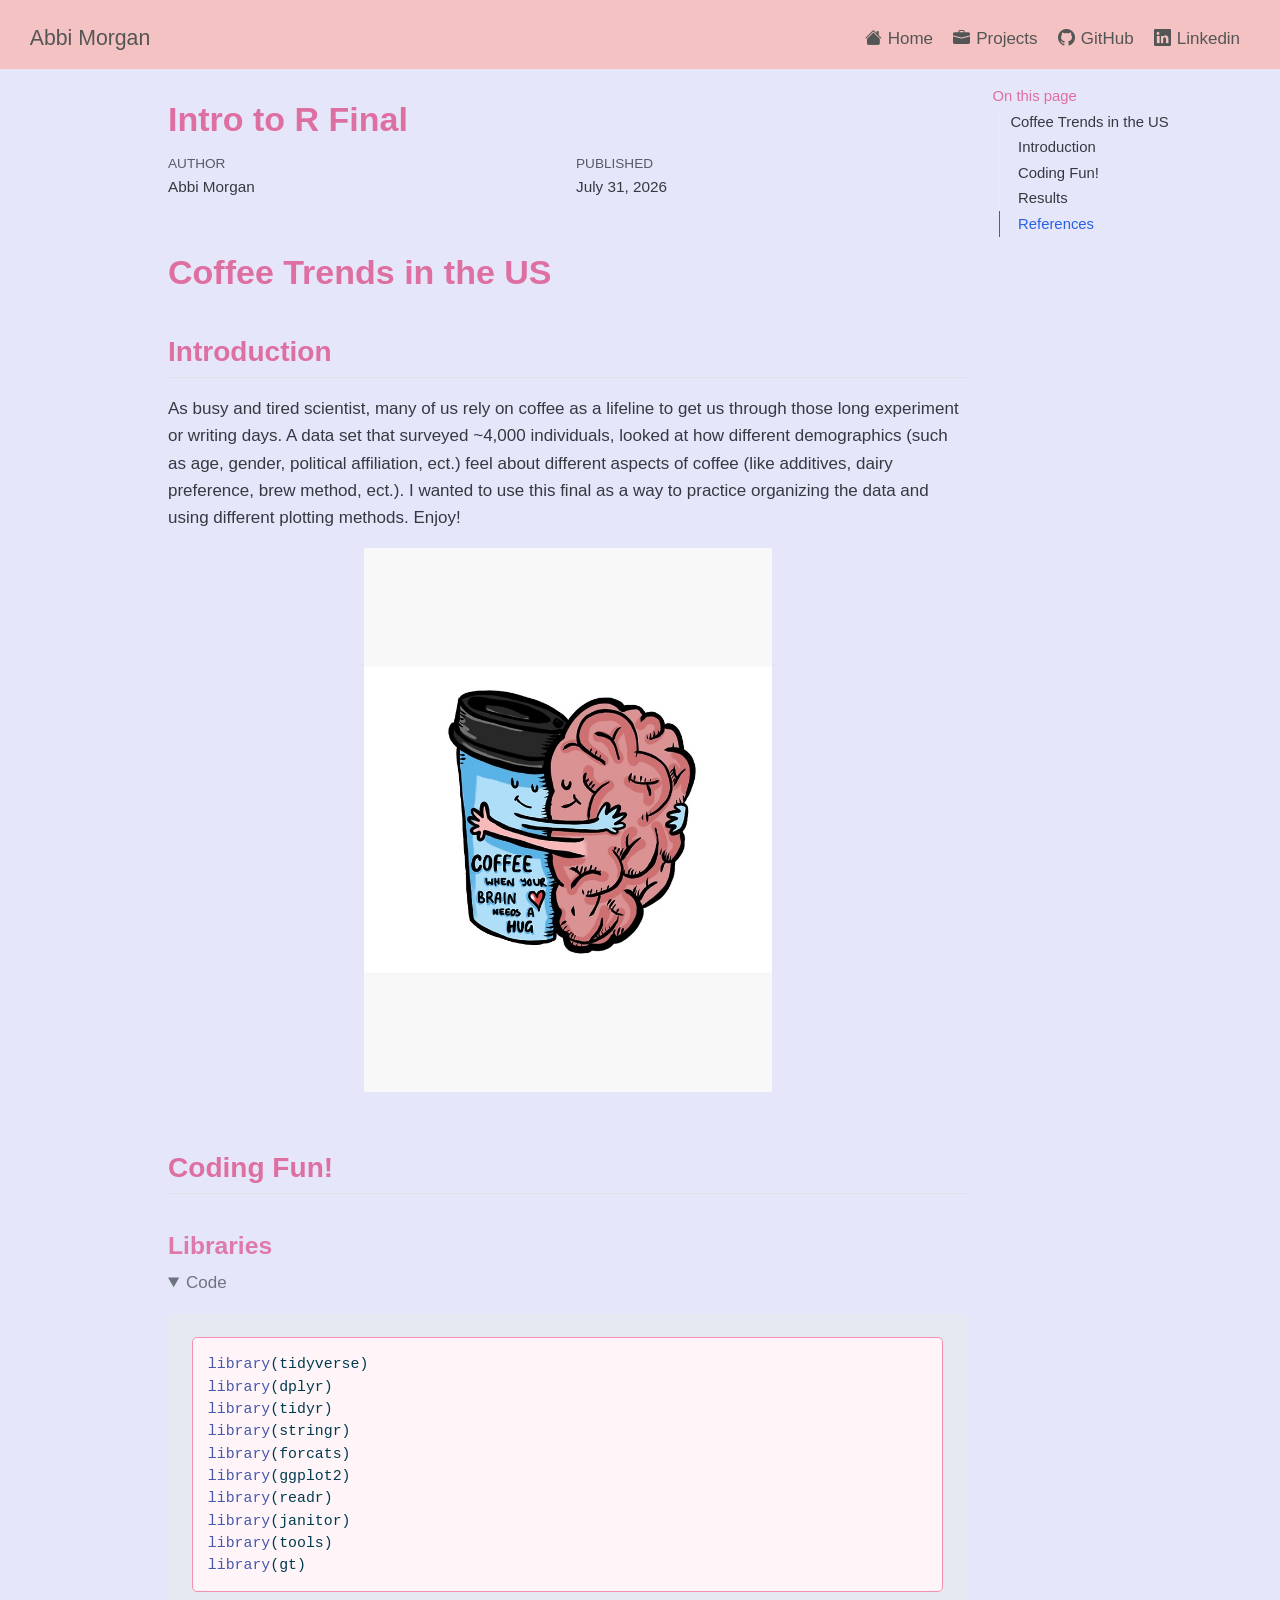
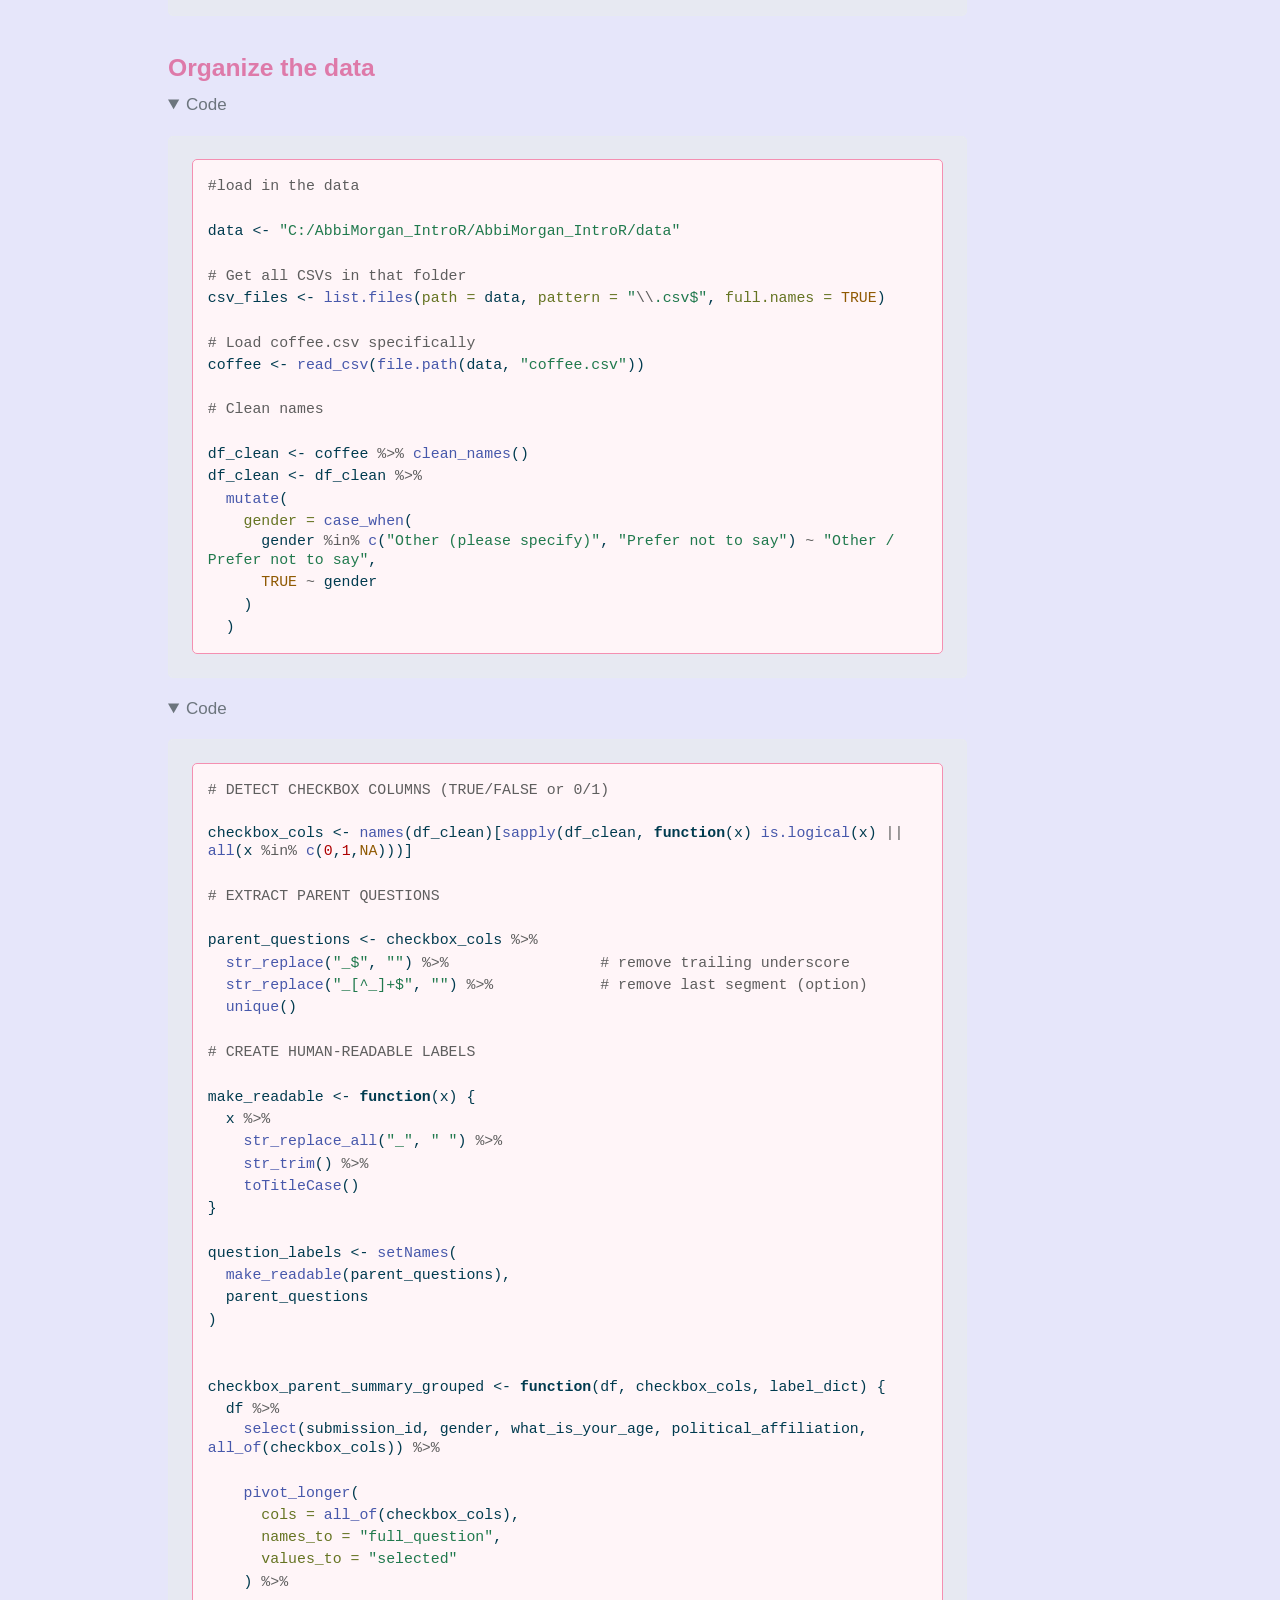
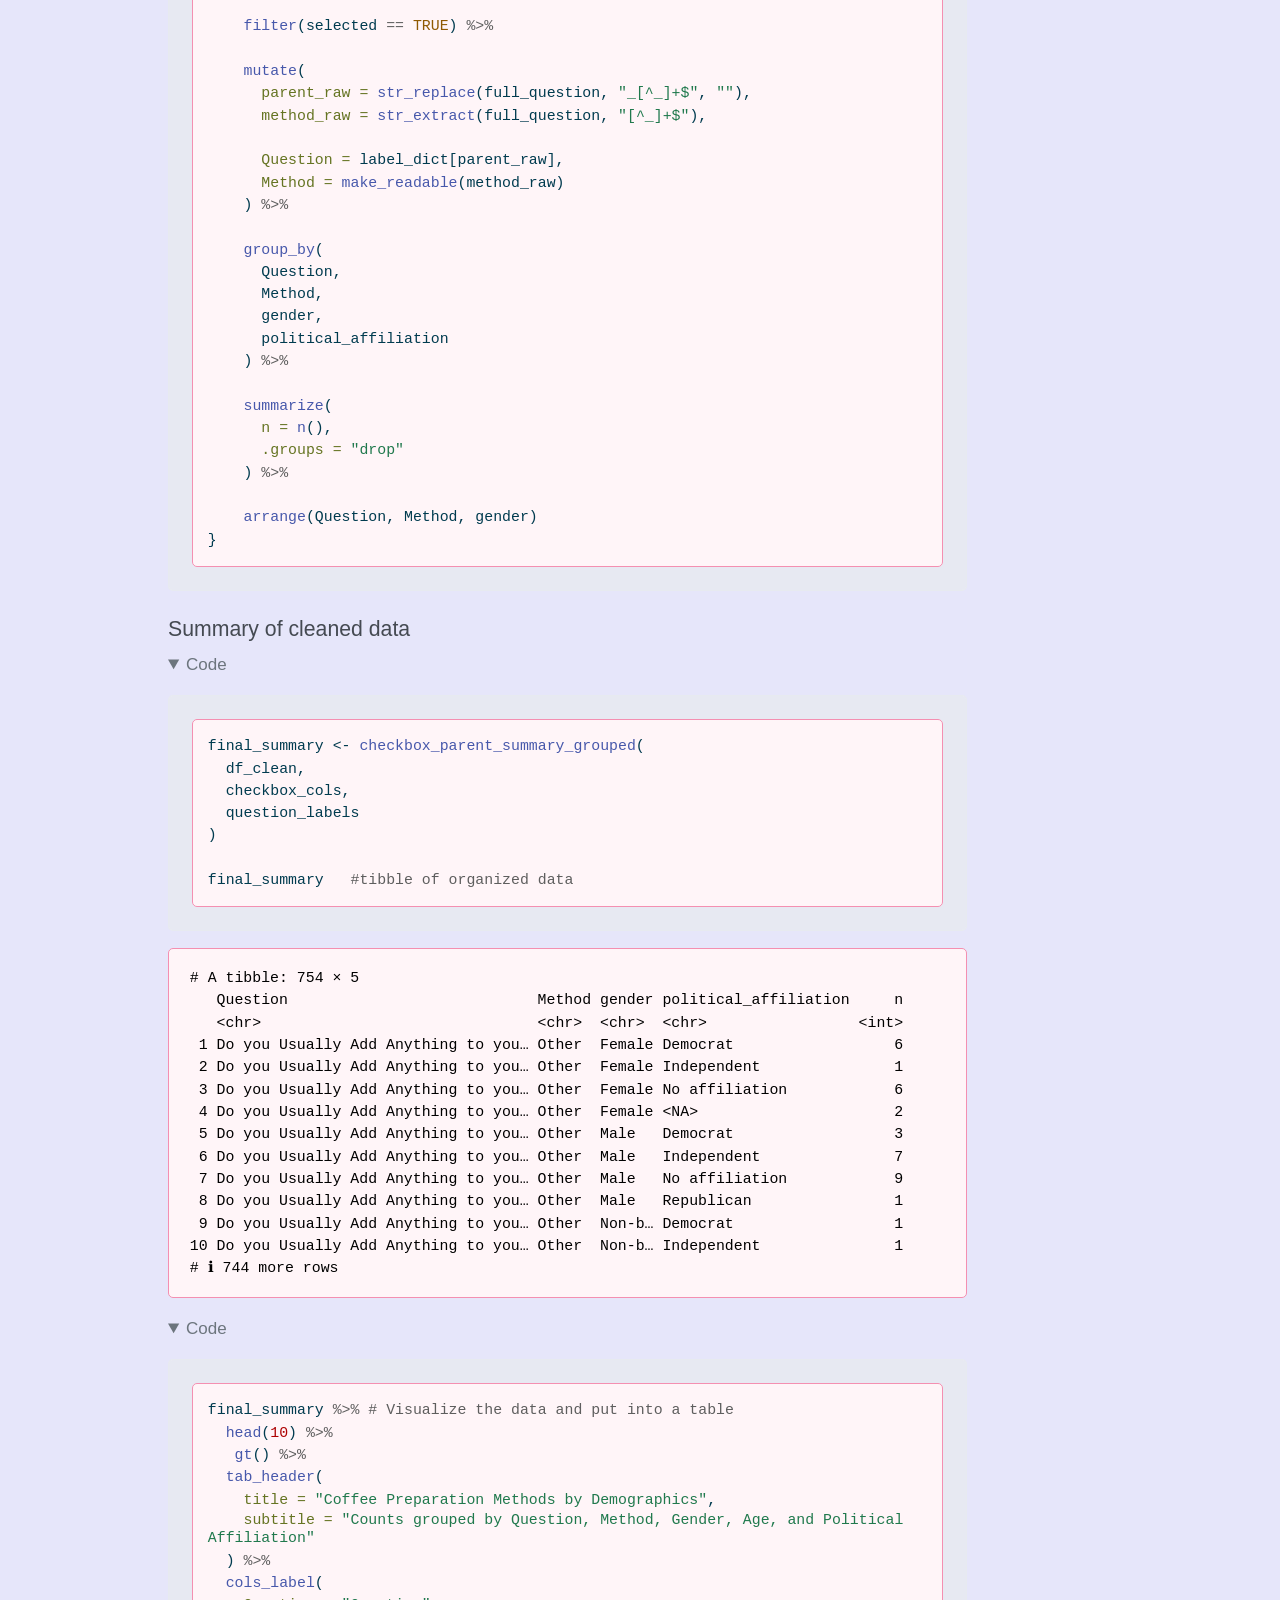
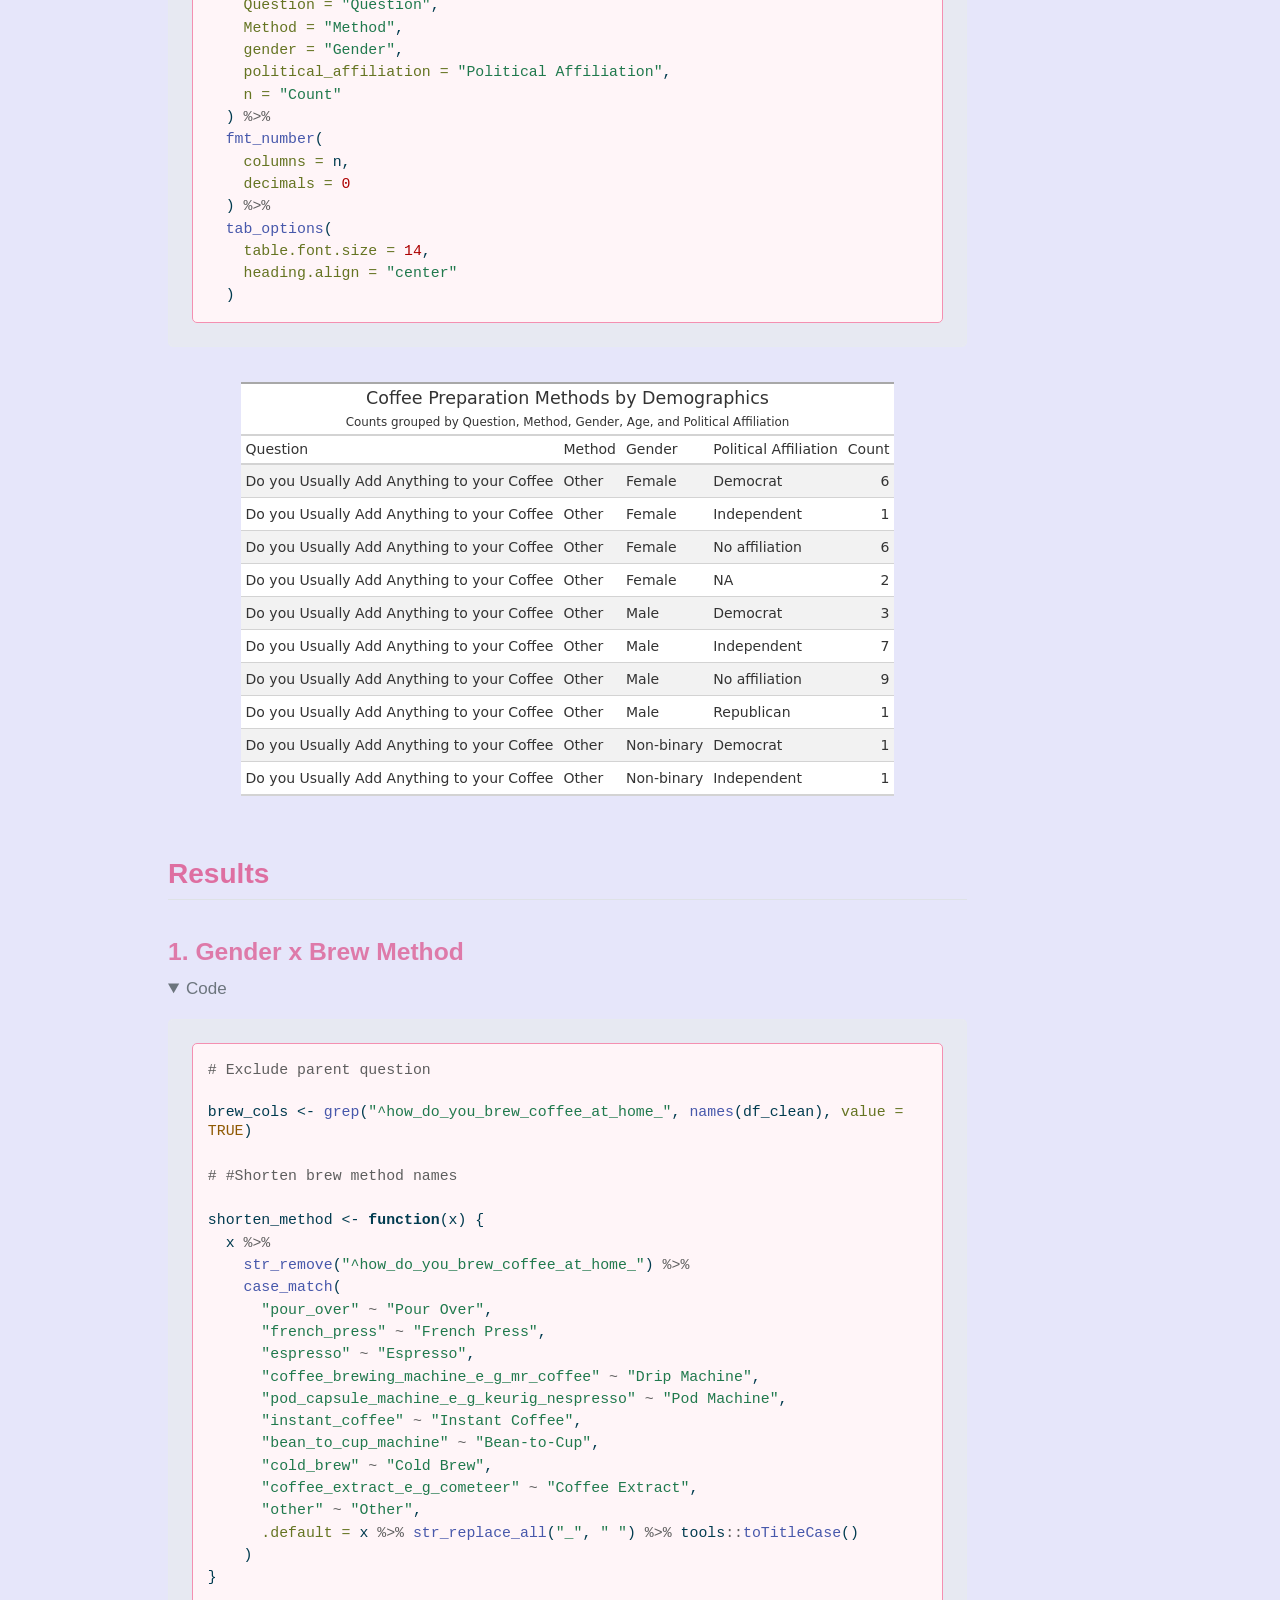
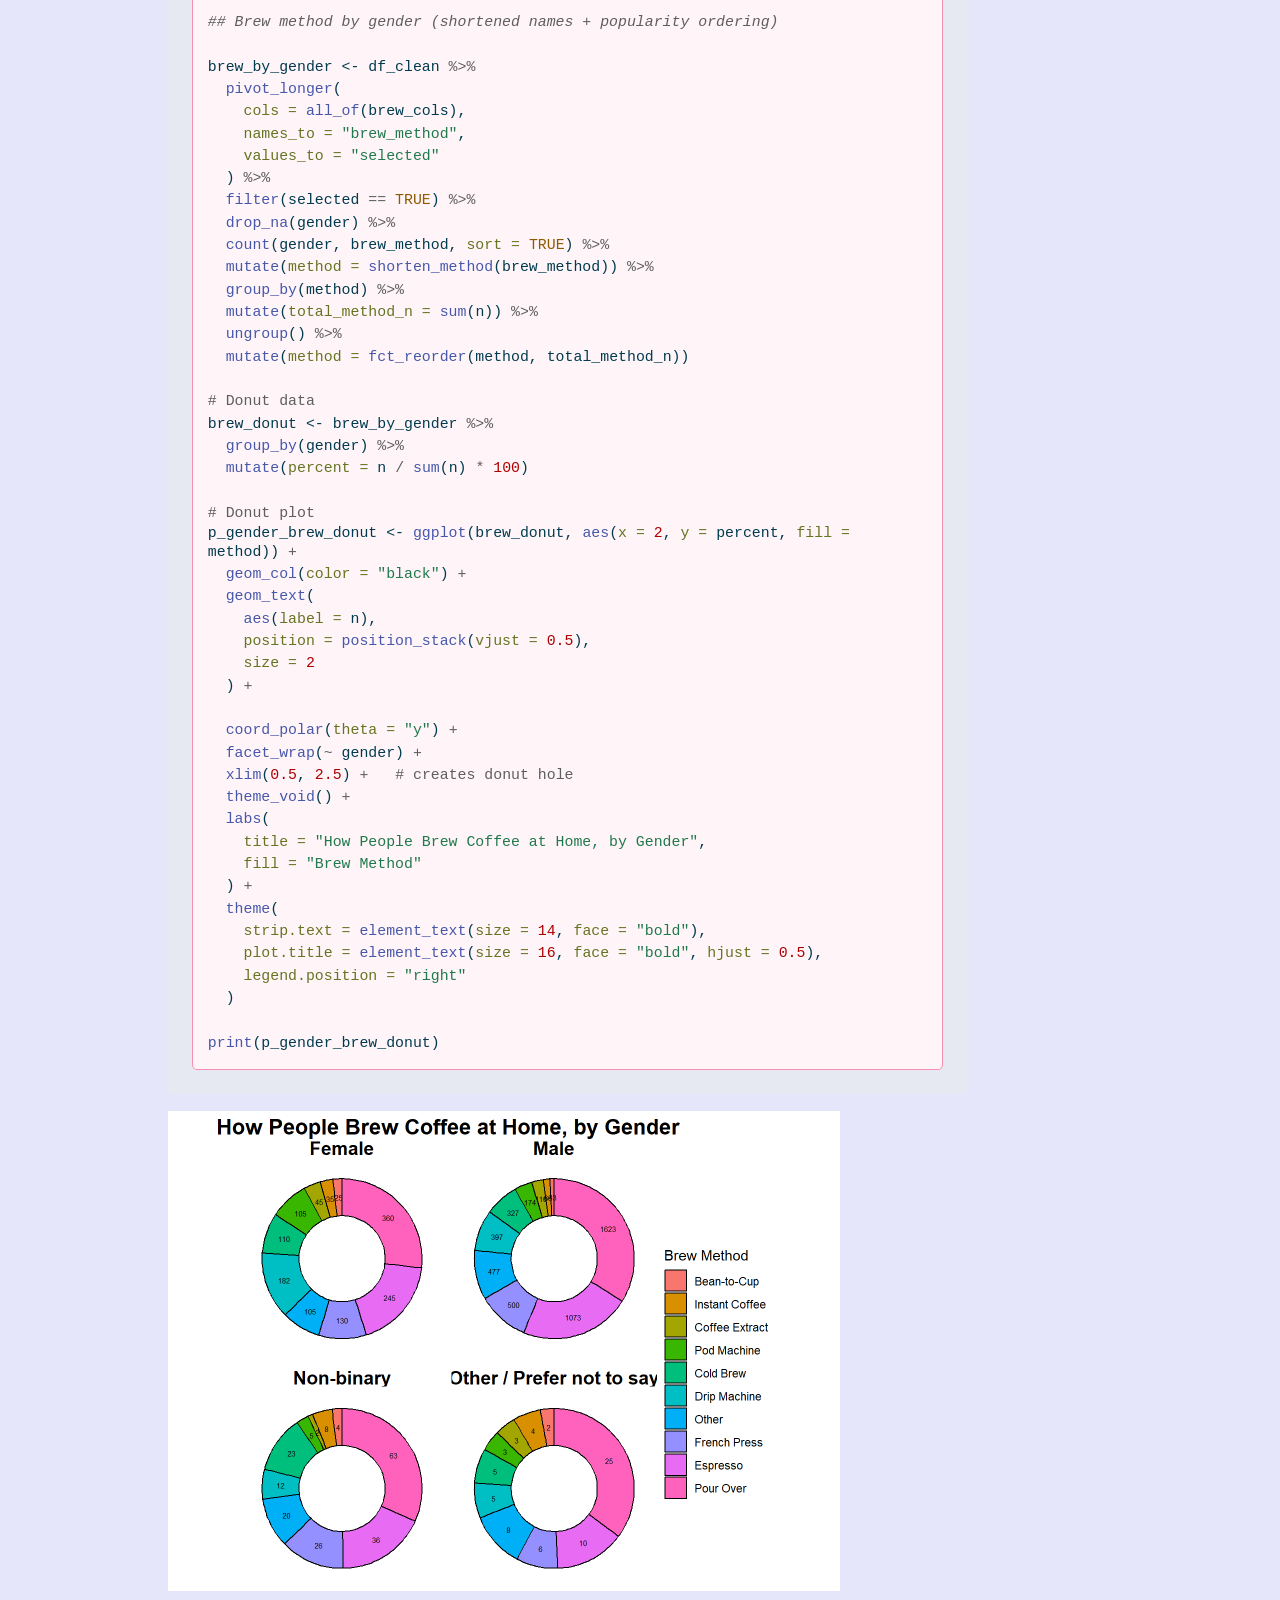
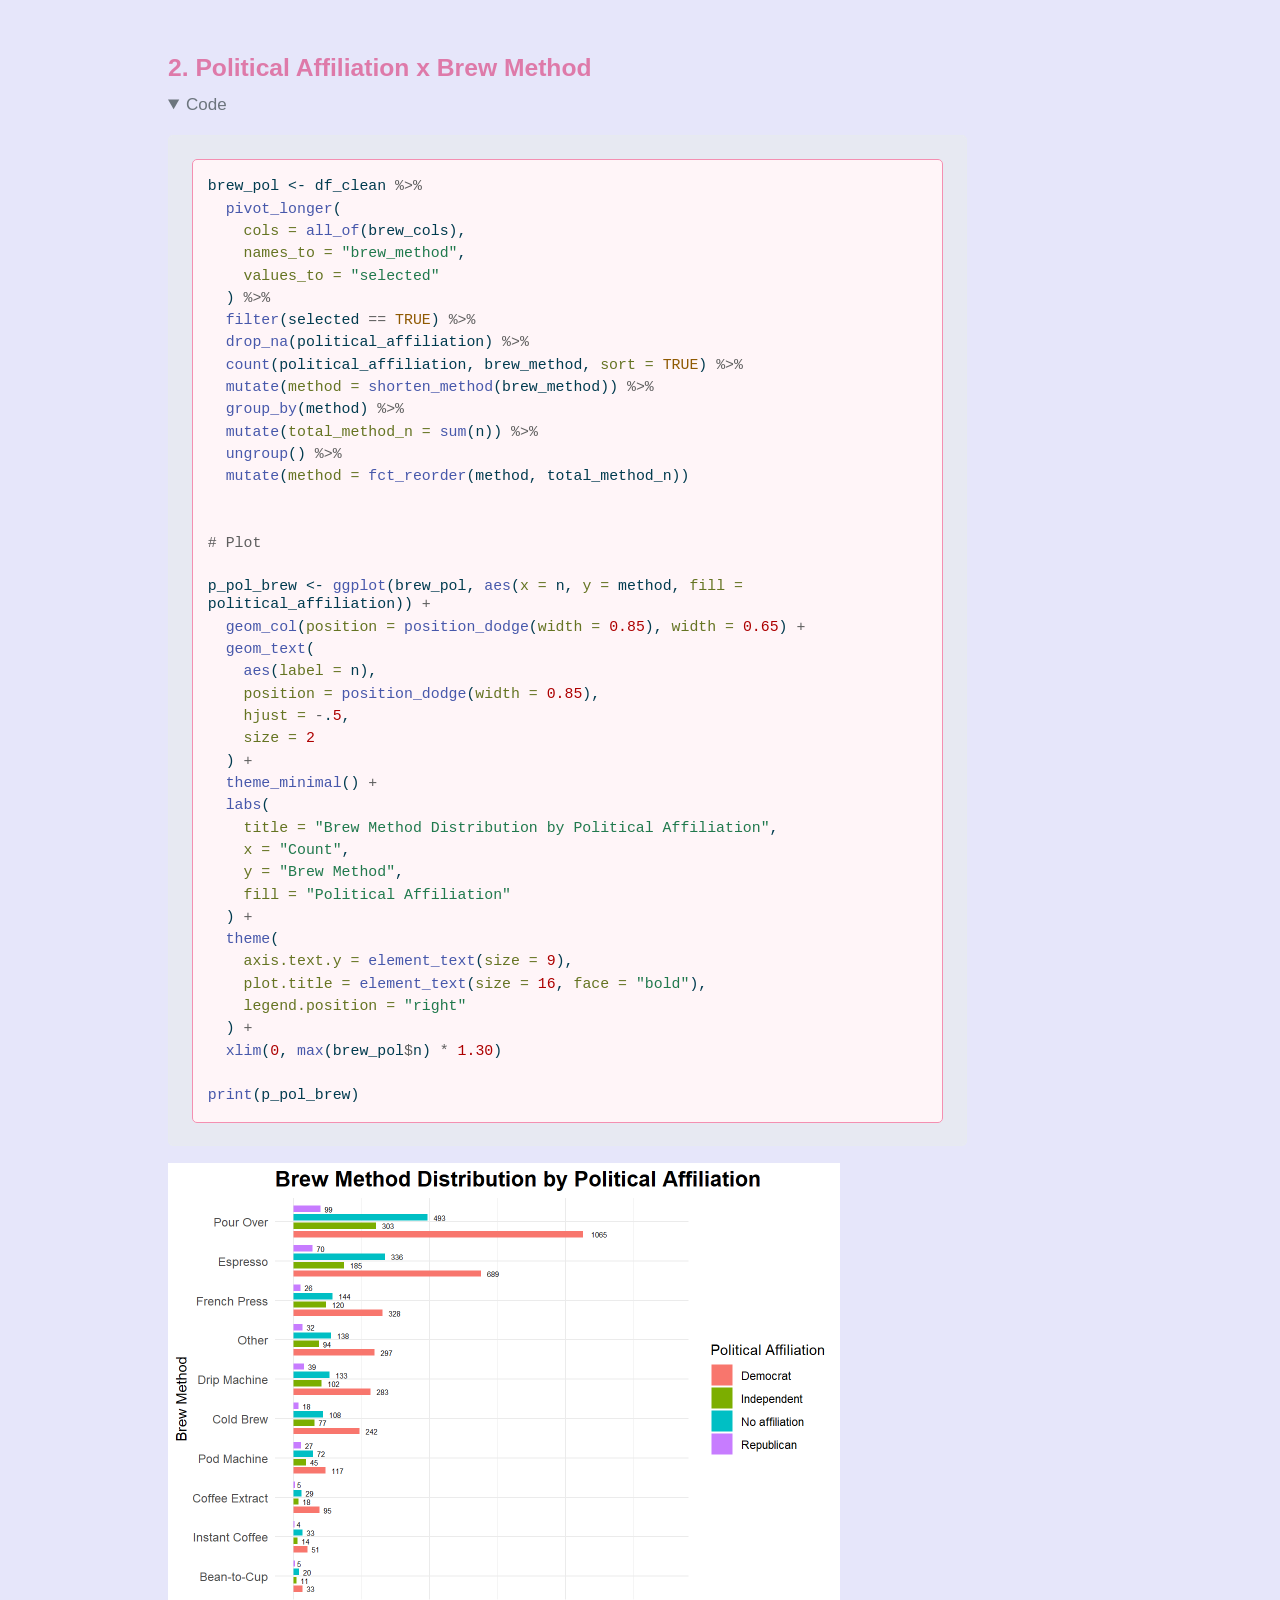
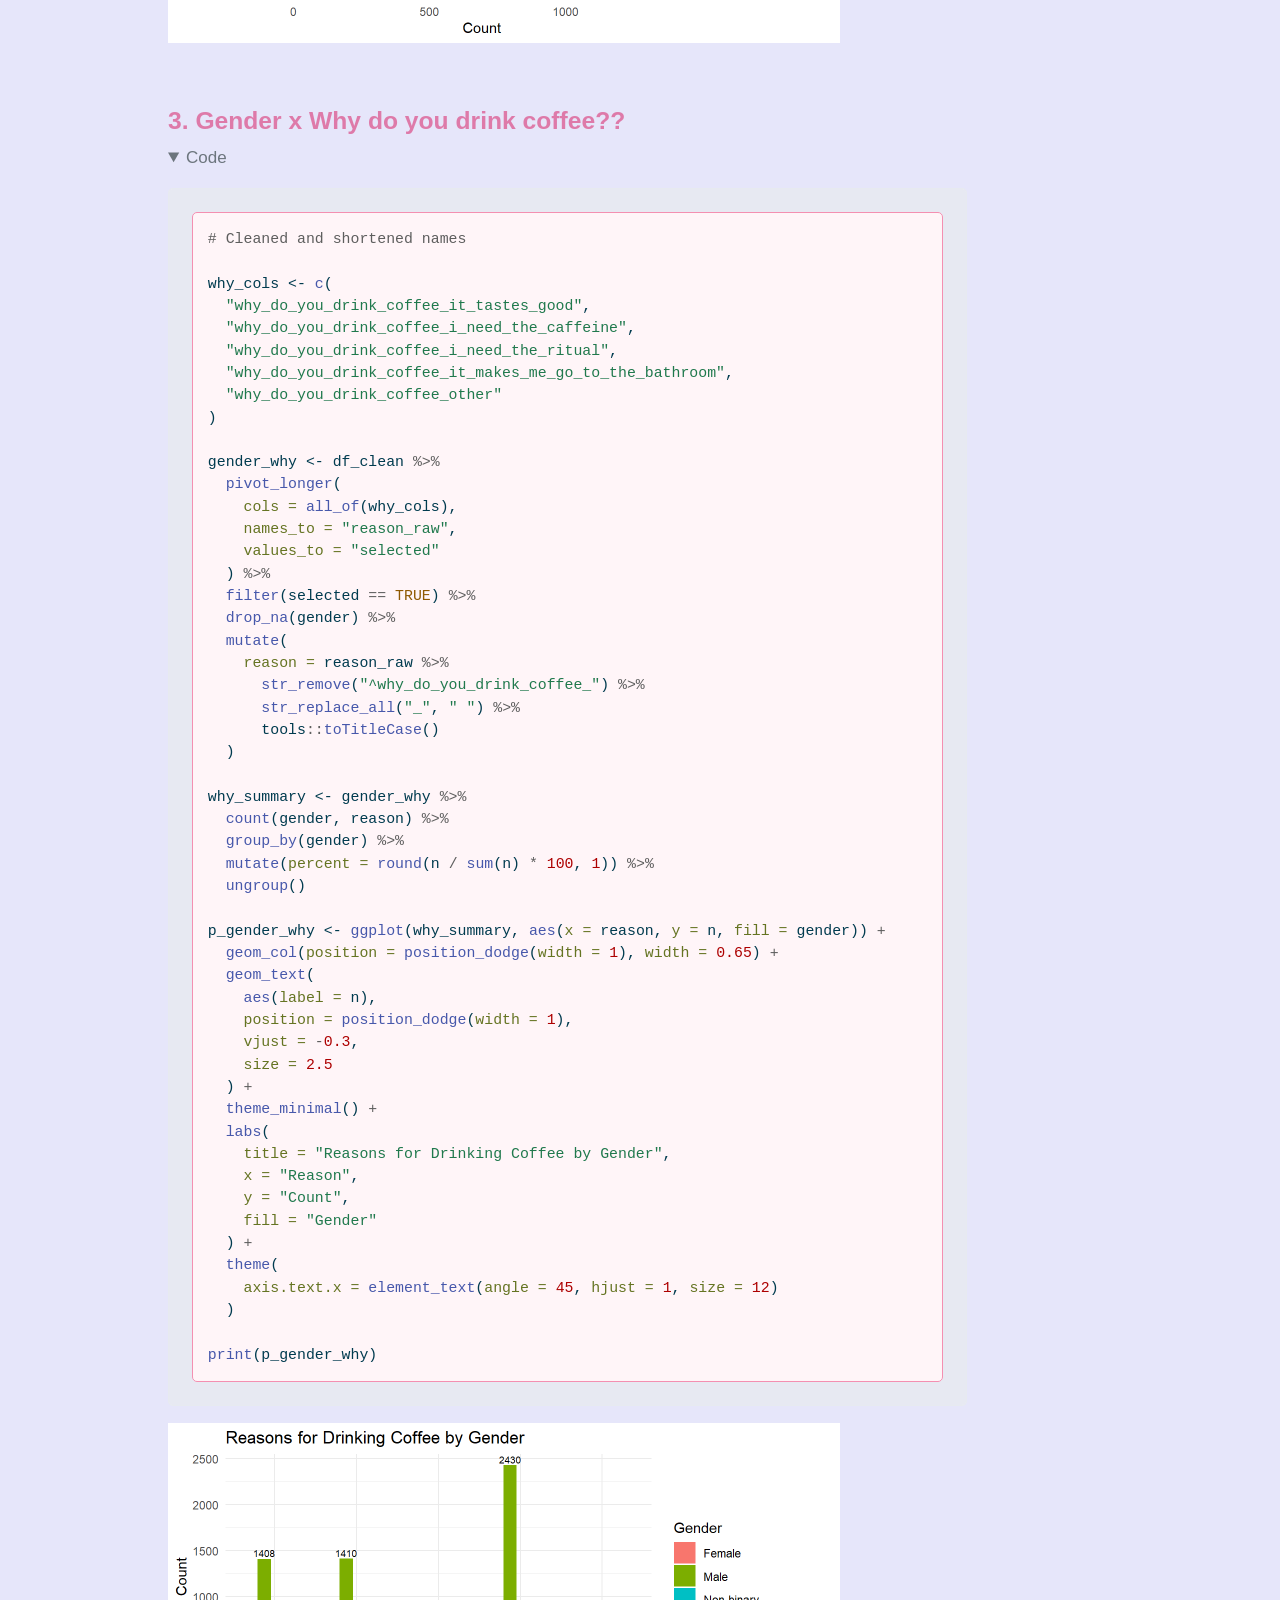
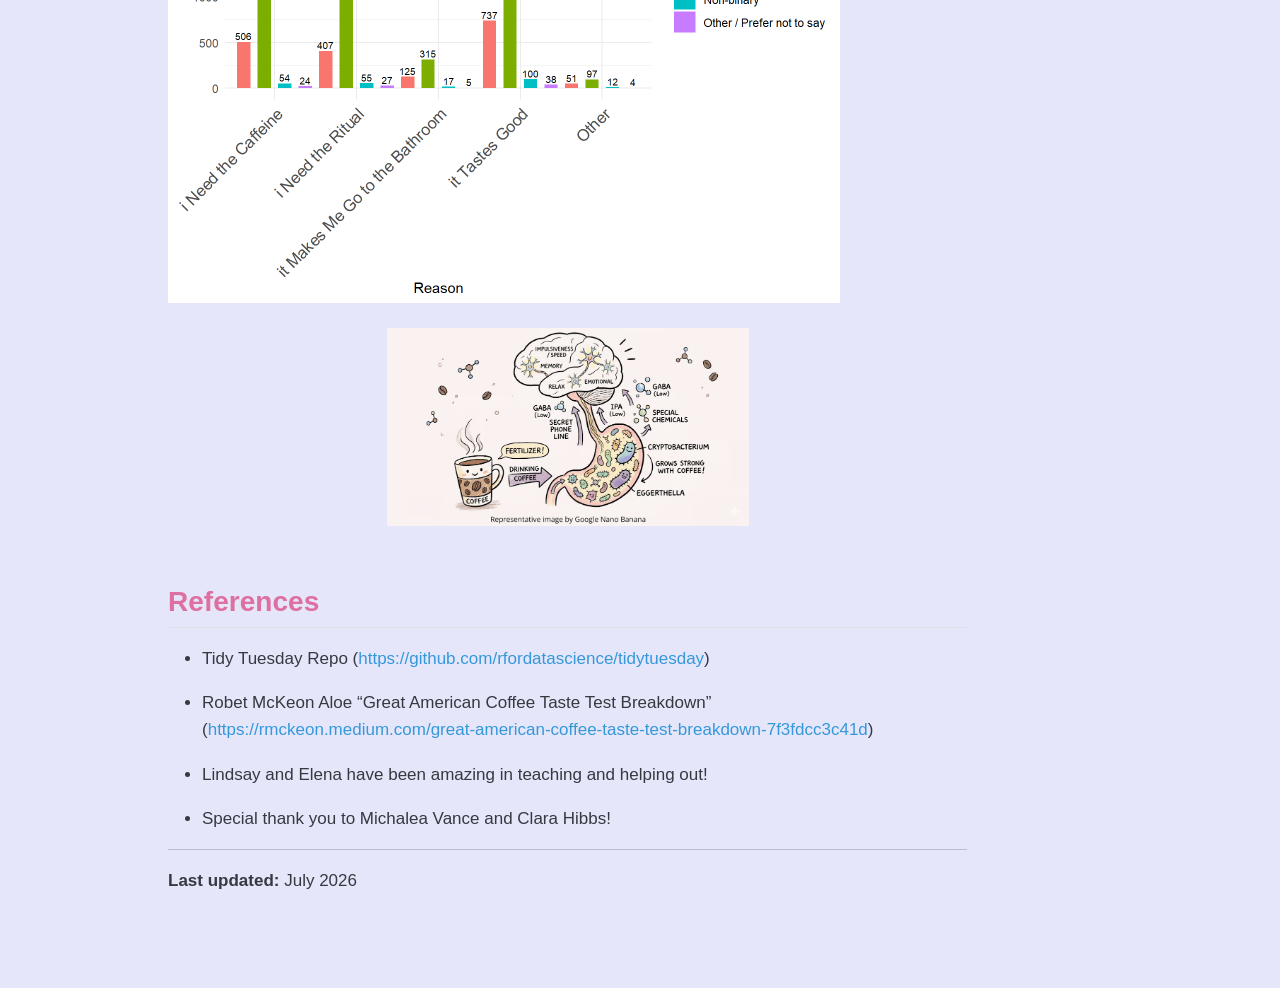
<file: docs/projects/final-report.html>
<!DOCTYPE html>
<html xmlns="http://www.w3.org/1999/xhtml" lang="en" xml:lang="en"><head>

<meta charset="utf-8">
<meta name="generator" content="quarto-1.9.38">

<meta name="viewport" content="width=device-width, initial-scale=1.0, user-scalable=yes">

<meta name="author" content="Abbi Morgan">
<meta name="dcterms.date" content="2026-07-31">

<title>Intro to R Final – Abbi Morgan</title>
<style>
/* Default styles provided by pandoc.
** See https://pandoc.org/MANUAL.html#variables-for-html for config info.
*/
code{white-space: pre-wrap;}
span.smallcaps{font-variant: small-caps;}
div.columns{display: flex; gap: min(4vw, 1.5em);}
div.column{flex: auto; overflow-x: auto;}
div.hanging-indent{margin-left: 1.5em; text-indent: -1.5em;}
ul.task-list{list-style: none;}
ul.task-list li input[type="checkbox"] {
  width: 0.8em;
  margin: 0 0.8em 0.2em -1em; /* quarto-specific, see https://github.com/quarto-dev/quarto-cli/issues/4556 */ 
  vertical-align: middle;
}
/* CSS for syntax highlighting */
html { -webkit-text-size-adjust: 100%; }
pre > code.sourceCode { white-space: pre; position: relative; }
pre > code.sourceCode > span { display: inline-block; line-height: 1.25; }
pre > code.sourceCode > span:empty { height: 1.2em; }
.sourceCode { overflow: visible; }
code.sourceCode > span { color: inherit; text-decoration: inherit; }
div.sourceCode { margin: 1em 0; }
pre.sourceCode { margin: 0; }
@media screen {
div.sourceCode { overflow: auto; }
}
@media print {
pre > code.sourceCode { white-space: pre-wrap; }
pre > code.sourceCode > span { text-indent: -5em; padding-left: 5em; }
}
pre.numberSource code
  { counter-reset: source-line 0; }
pre.numberSource code > span
  { position: relative; left: -4em; counter-increment: source-line; }
pre.numberSource code > span > a:first-child::before
  { content: counter(source-line);
    position: relative; left: -1em; text-align: right; vertical-align: baseline;
    border: none; display: inline-block;
    -webkit-touch-callout: none; -webkit-user-select: none;
    -khtml-user-select: none; -moz-user-select: none;
    -ms-user-select: none; user-select: none;
    padding: 0 4px; width: 4em;
  }
pre.numberSource { margin-left: 3em;  padding-left: 4px; }
div.sourceCode
  {   }
@media screen {
pre > code.sourceCode > span > a:first-child::before { text-decoration: underline; }
}
</style>


<script src="../site_libs/quarto-nav/quarto-nav.js"></script>
<script src="../site_libs/quarto-nav/headroom.min.js"></script>
<script src="../site_libs/clipboard/clipboard.min.js"></script>
<script src="../site_libs/quarto-search/autocomplete.umd.js"></script>
<script src="../site_libs/quarto-search/fuse.min.js"></script>
<script src="../site_libs/quarto-search/quarto-search.js"></script>
<meta name="quarto:offset" content="../">
<script src="../site_libs/quarto-html/quarto.js" type="module"></script>
<script src="../site_libs/quarto-html/tabsets/tabsets.js" type="module"></script>
<script src="../site_libs/quarto-html/popper.min.js"></script>
<script src="../site_libs/quarto-html/tippy.umd.min.js"></script>
<script src="../site_libs/quarto-html/anchor.min.js"></script>
<link href="../site_libs/quarto-html/tippy.css" rel="stylesheet">
<link href="../site_libs/quarto-html/quarto-syntax-highlighting-15634bcf2e68342d4ad2dfa704d543f6.css" rel="stylesheet" id="quarto-text-highlighting-styles">
<script src="../site_libs/bootstrap/bootstrap.min.js"></script>
<link href="../site_libs/bootstrap/bootstrap-icons.css" rel="stylesheet">
<link href="../site_libs/bootstrap/bootstrap-1de071e047e49cd083ceb1b25ae4a66d.min.css" rel="stylesheet" append-hash="true" id="quarto-bootstrap" data-mode="light">
<script id="quarto-search-options" type="application/json">{
  "location": "navbar",
  "copy-button": false,
  "collapse-after": 3,
  "panel-placement": "end",
  "type": "overlay",
  "limit": 50,
  "keyboard-shortcut": [
    "f",
    "/",
    "s"
  ],
  "show-item-context": false,
  "language": {
    "search-no-results-text": "No results",
    "search-matching-documents-text": "matching documents",
    "search-copy-link-title": "Copy link to search",
    "search-hide-matches-text": "Hide additional matches",
    "search-more-match-text": "more match in this document",
    "search-more-matches-text": "more matches in this document",
    "search-clear-button-title": "Clear",
    "search-text-placeholder": "",
    "search-detached-cancel-button-title": "Cancel",
    "search-submit-button-title": "Submit",
    "search-label": "Search"
  }
}</script>


<link rel="stylesheet" href="../styles.css">
</head>

<body class="nav-fixed rclassproject quarto-light">

<div id="quarto-search-results"></div>
  <header id="quarto-header" class="headroom fixed-top">
    <nav class="navbar navbar-expand-lg " data-bs-theme="dark">
      <div class="navbar-container container-fluid">
      <div class="navbar-brand-container mx-auto">
    <a class="navbar-brand" href="../index.html">
    <span class="navbar-title">Abbi Morgan</span>
    </a>
  </div>
          <button class="navbar-toggler" type="button" data-bs-toggle="collapse" data-bs-target="#navbarCollapse" aria-controls="navbarCollapse" role="menu" aria-expanded="false" aria-label="Toggle navigation" onclick="if (window.quartoToggleHeadroom) { window.quartoToggleHeadroom(); }">
  <span class="navbar-toggler-icon"></span>
</button>
          <div class="collapse navbar-collapse" id="navbarCollapse">
            <ul class="navbar-nav navbar-nav-scroll ms-auto">
  <li class="nav-item">
    <a class="nav-link" href="../index.html"> <i class="bi bi-house-fill" role="img">
</i> 
<span class="menu-text">Home</span></a>
  </li>  
  <li class="nav-item">
    <a class="nav-link" href="../projects.html"> <i class="bi bi-briefcase-fill" role="img">
</i> 
<span class="menu-text">Projects</span></a>
  </li>  
  <li class="nav-item">
    <a class="nav-link" href="https://github.com"> <i class="bi bi-github" role="img">
</i> 
<span class="menu-text">GitHub</span></a>
  </li>  
  <li class="nav-item">
    <a class="nav-link" href="https://www.linkedin.com/in/abigail-morgan-2532a51bb/"> <i class="bi bi-linkedin" role="img">
</i> 
<span class="menu-text">Linkedin</span></a>
  </li>  
</ul>
          </div> <!-- /navcollapse -->
            <div class="quarto-navbar-tools">
</div>
      </div> <!-- /container-fluid -->
    </nav>
</header>
<!-- content -->
<div id="quarto-content" class="quarto-container page-columns page-rows-contents page-layout-article page-navbar">
<!-- sidebar -->
<!-- margin-sidebar -->
    <div id="quarto-margin-sidebar" class="sidebar margin-sidebar">
        <nav id="TOC" role="doc-toc" class="toc-active">
    <h2 id="toc-title">On this page</h2>
   
  <ul>
  <li><a href="#coffee-trends-in-the-us" id="toc-coffee-trends-in-the-us" class="nav-link active" data-scroll-target="#coffee-trends-in-the-us">Coffee Trends in the US</a>
  <ul class="collapse">
  <li><a href="#introduction" id="toc-introduction" class="nav-link" data-scroll-target="#introduction">Introduction</a></li>
  <li><a href="#coding-fun" id="toc-coding-fun" class="nav-link" data-scroll-target="#coding-fun">Coding Fun!</a>
  <ul class="collapse">
  <li><a href="#libraries" id="toc-libraries" class="nav-link" data-scroll-target="#libraries">Libraries</a></li>
  <li><a href="#organize-the-data" id="toc-organize-the-data" class="nav-link" data-scroll-target="#organize-the-data">Organize the data</a></li>
  </ul></li>
  <li><a href="#results" id="toc-results" class="nav-link" data-scroll-target="#results">Results</a>
  <ul class="collapse">
  <li><a href="#gender-x-brew-method" id="toc-gender-x-brew-method" class="nav-link" data-scroll-target="#gender-x-brew-method">1. Gender x Brew Method</a></li>
  <li><a href="#political-affiliation-x-brew-method" id="toc-political-affiliation-x-brew-method" class="nav-link" data-scroll-target="#political-affiliation-x-brew-method">2. Political Affiliation x Brew Method</a></li>
  <li><a href="#gender-x-why-do-you-drink-coffee" id="toc-gender-x-why-do-you-drink-coffee" class="nav-link" data-scroll-target="#gender-x-why-do-you-drink-coffee">3. Gender x Why do you drink coffee??</a></li>
  </ul></li>
  <li><a href="#references" id="toc-references" class="nav-link" data-scroll-target="#references">References</a></li>
  </ul></li>
  </ul>
</nav>
    </div>
<!-- main -->
<main class="content" id="quarto-document-content">

<header id="title-block-header" class="quarto-title-block default">
<div class="quarto-title">
<h1 class="title">Intro to R Final</h1>
</div>



<div class="quarto-title-meta">

    <div>
    <div class="quarto-title-meta-heading">Author</div>
    <div class="quarto-title-meta-contents">
             <p>Abbi Morgan </p>
          </div>
  </div>
    
    <div>
    <div class="quarto-title-meta-heading">Published</div>
    <div class="quarto-title-meta-contents">
      <p class="date">July 31, 2026</p>
    </div>
  </div>
  
    
  </div>
  


</header>


<section id="coffee-trends-in-the-us" class="level1">
<h1>Coffee Trends in the US</h1>
<section id="introduction" class="level2">
<h2 class="anchored" data-anchor-id="introduction">Introduction</h2>
<p>As busy and tired scientist, many of us rely on coffee as a lifeline to get us through those long experiment or writing days. A data set that surveyed ~4,000 individuals, looked at how different demographics (such as age, gender, political affiliation, ect.) feel about different aspects of coffee (like additives, dairy preference, brew method, ect.). I wanted to use this final as a way to practice organizing the data and using different plotting methods. Enjoy!</p>
<div class="quarto-figure quarto-figure-center">
<figure class="figure">
<p><img src="..\Coffee_brain.jpg" class="img-fluid quarto-figure quarto-figure-center figure-img" width="408"></p>
</figure>
</div>
</section>
<section id="coding-fun" class="level2">
<h2 class="anchored" data-anchor-id="coding-fun">Coding Fun!</h2>
<section id="libraries" class="level3">
<h3 class="anchored" data-anchor-id="libraries">Libraries</h3>
<div class="cell">
<details open="" class="code-fold">
<summary>Code</summary>
<div class="code-copy-outer-scaffold"><div class="sourceCode cell-code" id="cb1"><pre class="sourceCode r code-with-copy"><code class="sourceCode r"><span id="cb1-1"><a href="#cb1-1" aria-hidden="true" tabindex="-1"></a><span class="fu">library</span>(tidyverse)</span>
<span id="cb1-2"><a href="#cb1-2" aria-hidden="true" tabindex="-1"></a><span class="fu">library</span>(dplyr)</span>
<span id="cb1-3"><a href="#cb1-3" aria-hidden="true" tabindex="-1"></a><span class="fu">library</span>(tidyr)</span>
<span id="cb1-4"><a href="#cb1-4" aria-hidden="true" tabindex="-1"></a><span class="fu">library</span>(stringr)</span>
<span id="cb1-5"><a href="#cb1-5" aria-hidden="true" tabindex="-1"></a><span class="fu">library</span>(forcats)</span>
<span id="cb1-6"><a href="#cb1-6" aria-hidden="true" tabindex="-1"></a><span class="fu">library</span>(ggplot2)</span>
<span id="cb1-7"><a href="#cb1-7" aria-hidden="true" tabindex="-1"></a><span class="fu">library</span>(readr)</span>
<span id="cb1-8"><a href="#cb1-8" aria-hidden="true" tabindex="-1"></a><span class="fu">library</span>(janitor)</span>
<span id="cb1-9"><a href="#cb1-9" aria-hidden="true" tabindex="-1"></a><span class="fu">library</span>(tools)</span>
<span id="cb1-10"><a href="#cb1-10" aria-hidden="true" tabindex="-1"></a><span class="fu">library</span>(gt)</span></code></pre></div><button title="Copy to Clipboard" class="code-copy-button"><i class="bi"></i></button></div>
</details>
</div>
</section>
<section id="organize-the-data" class="level3">
<h3 class="anchored" data-anchor-id="organize-the-data">Organize the data</h3>
<div class="cell">
<details open="" class="code-fold">
<summary>Code</summary>
<div class="code-copy-outer-scaffold"><div class="sourceCode cell-code" id="cb2"><pre class="sourceCode r code-with-copy"><code class="sourceCode r"><span id="cb2-1"><a href="#cb2-1" aria-hidden="true" tabindex="-1"></a><span class="co">#load in the data</span></span>
<span id="cb2-2"><a href="#cb2-2" aria-hidden="true" tabindex="-1"></a></span>
<span id="cb2-3"><a href="#cb2-3" aria-hidden="true" tabindex="-1"></a>data <span class="ot">&lt;-</span> <span class="st">"C:/AbbiMorgan_IntroR/AbbiMorgan_IntroR/data"</span></span>
<span id="cb2-4"><a href="#cb2-4" aria-hidden="true" tabindex="-1"></a></span>
<span id="cb2-5"><a href="#cb2-5" aria-hidden="true" tabindex="-1"></a><span class="co"># Get all CSVs in that folder</span></span>
<span id="cb2-6"><a href="#cb2-6" aria-hidden="true" tabindex="-1"></a>csv_files <span class="ot">&lt;-</span> <span class="fu">list.files</span>(<span class="at">path =</span> data, <span class="at">pattern =</span> <span class="st">"</span><span class="sc">\\</span><span class="st">.csv$"</span>, <span class="at">full.names =</span> <span class="cn">TRUE</span>)</span>
<span id="cb2-7"><a href="#cb2-7" aria-hidden="true" tabindex="-1"></a></span>
<span id="cb2-8"><a href="#cb2-8" aria-hidden="true" tabindex="-1"></a><span class="co"># Load coffee.csv specifically</span></span>
<span id="cb2-9"><a href="#cb2-9" aria-hidden="true" tabindex="-1"></a>coffee <span class="ot">&lt;-</span> <span class="fu">read_csv</span>(<span class="fu">file.path</span>(data, <span class="st">"coffee.csv"</span>))</span>
<span id="cb2-10"><a href="#cb2-10" aria-hidden="true" tabindex="-1"></a></span>
<span id="cb2-11"><a href="#cb2-11" aria-hidden="true" tabindex="-1"></a><span class="co"># Clean names</span></span>
<span id="cb2-12"><a href="#cb2-12" aria-hidden="true" tabindex="-1"></a></span>
<span id="cb2-13"><a href="#cb2-13" aria-hidden="true" tabindex="-1"></a>df_clean <span class="ot">&lt;-</span> coffee <span class="sc">%&gt;%</span> <span class="fu">clean_names</span>()</span>
<span id="cb2-14"><a href="#cb2-14" aria-hidden="true" tabindex="-1"></a>df_clean <span class="ot">&lt;-</span> df_clean <span class="sc">%&gt;%</span></span>
<span id="cb2-15"><a href="#cb2-15" aria-hidden="true" tabindex="-1"></a>  <span class="fu">mutate</span>(</span>
<span id="cb2-16"><a href="#cb2-16" aria-hidden="true" tabindex="-1"></a>    <span class="at">gender =</span> <span class="fu">case_when</span>(</span>
<span id="cb2-17"><a href="#cb2-17" aria-hidden="true" tabindex="-1"></a>      gender <span class="sc">%in%</span> <span class="fu">c</span>(<span class="st">"Other (please specify)"</span>, <span class="st">"Prefer not to say"</span>) <span class="sc">~</span> <span class="st">"Other / Prefer not to say"</span>,</span>
<span id="cb2-18"><a href="#cb2-18" aria-hidden="true" tabindex="-1"></a>      <span class="cn">TRUE</span> <span class="sc">~</span> gender</span>
<span id="cb2-19"><a href="#cb2-19" aria-hidden="true" tabindex="-1"></a>    )</span>
<span id="cb2-20"><a href="#cb2-20" aria-hidden="true" tabindex="-1"></a>  )</span></code></pre></div><button title="Copy to Clipboard" class="code-copy-button"><i class="bi"></i></button></div>
</details>
</div>
<div class="cell">
<details open="" class="code-fold">
<summary>Code</summary>
<div class="code-copy-outer-scaffold"><div class="sourceCode cell-code" id="cb3"><pre class="sourceCode r code-with-copy"><code class="sourceCode r"><span id="cb3-1"><a href="#cb3-1" aria-hidden="true" tabindex="-1"></a><span class="co"># DETECT CHECKBOX COLUMNS (TRUE/FALSE or 0/1)</span></span>
<span id="cb3-2"><a href="#cb3-2" aria-hidden="true" tabindex="-1"></a></span>
<span id="cb3-3"><a href="#cb3-3" aria-hidden="true" tabindex="-1"></a>checkbox_cols <span class="ot">&lt;-</span> <span class="fu">names</span>(df_clean)[<span class="fu">sapply</span>(df_clean, <span class="cf">function</span>(x) <span class="fu">is.logical</span>(x) <span class="sc">||</span> <span class="fu">all</span>(x <span class="sc">%in%</span> <span class="fu">c</span>(<span class="dv">0</span>,<span class="dv">1</span>,<span class="cn">NA</span>)))]</span>
<span id="cb3-4"><a href="#cb3-4" aria-hidden="true" tabindex="-1"></a></span>
<span id="cb3-5"><a href="#cb3-5" aria-hidden="true" tabindex="-1"></a><span class="co"># EXTRACT PARENT QUESTIONS</span></span>
<span id="cb3-6"><a href="#cb3-6" aria-hidden="true" tabindex="-1"></a></span>
<span id="cb3-7"><a href="#cb3-7" aria-hidden="true" tabindex="-1"></a>parent_questions <span class="ot">&lt;-</span> checkbox_cols <span class="sc">%&gt;%</span></span>
<span id="cb3-8"><a href="#cb3-8" aria-hidden="true" tabindex="-1"></a>  <span class="fu">str_replace</span>(<span class="st">"_$"</span>, <span class="st">""</span>) <span class="sc">%&gt;%</span>                 <span class="co"># remove trailing underscore</span></span>
<span id="cb3-9"><a href="#cb3-9" aria-hidden="true" tabindex="-1"></a>  <span class="fu">str_replace</span>(<span class="st">"_[^_]+$"</span>, <span class="st">""</span>) <span class="sc">%&gt;%</span>            <span class="co"># remove last segment (option)</span></span>
<span id="cb3-10"><a href="#cb3-10" aria-hidden="true" tabindex="-1"></a>  <span class="fu">unique</span>()</span>
<span id="cb3-11"><a href="#cb3-11" aria-hidden="true" tabindex="-1"></a></span>
<span id="cb3-12"><a href="#cb3-12" aria-hidden="true" tabindex="-1"></a><span class="co"># CREATE HUMAN-READABLE LABELS</span></span>
<span id="cb3-13"><a href="#cb3-13" aria-hidden="true" tabindex="-1"></a></span>
<span id="cb3-14"><a href="#cb3-14" aria-hidden="true" tabindex="-1"></a>make_readable <span class="ot">&lt;-</span> <span class="cf">function</span>(x) {</span>
<span id="cb3-15"><a href="#cb3-15" aria-hidden="true" tabindex="-1"></a>  x <span class="sc">%&gt;%</span></span>
<span id="cb3-16"><a href="#cb3-16" aria-hidden="true" tabindex="-1"></a>    <span class="fu">str_replace_all</span>(<span class="st">"_"</span>, <span class="st">" "</span>) <span class="sc">%&gt;%</span></span>
<span id="cb3-17"><a href="#cb3-17" aria-hidden="true" tabindex="-1"></a>    <span class="fu">str_trim</span>() <span class="sc">%&gt;%</span></span>
<span id="cb3-18"><a href="#cb3-18" aria-hidden="true" tabindex="-1"></a>    <span class="fu">toTitleCase</span>()</span>
<span id="cb3-19"><a href="#cb3-19" aria-hidden="true" tabindex="-1"></a>}</span>
<span id="cb3-20"><a href="#cb3-20" aria-hidden="true" tabindex="-1"></a></span>
<span id="cb3-21"><a href="#cb3-21" aria-hidden="true" tabindex="-1"></a>question_labels <span class="ot">&lt;-</span> <span class="fu">setNames</span>(</span>
<span id="cb3-22"><a href="#cb3-22" aria-hidden="true" tabindex="-1"></a>  <span class="fu">make_readable</span>(parent_questions),</span>
<span id="cb3-23"><a href="#cb3-23" aria-hidden="true" tabindex="-1"></a>  parent_questions</span>
<span id="cb3-24"><a href="#cb3-24" aria-hidden="true" tabindex="-1"></a>)</span>
<span id="cb3-25"><a href="#cb3-25" aria-hidden="true" tabindex="-1"></a></span>
<span id="cb3-26"><a href="#cb3-26" aria-hidden="true" tabindex="-1"></a></span>
<span id="cb3-27"><a href="#cb3-27" aria-hidden="true" tabindex="-1"></a>checkbox_parent_summary_grouped <span class="ot">&lt;-</span> <span class="cf">function</span>(df, checkbox_cols, label_dict) {</span>
<span id="cb3-28"><a href="#cb3-28" aria-hidden="true" tabindex="-1"></a>  df <span class="sc">%&gt;%</span></span>
<span id="cb3-29"><a href="#cb3-29" aria-hidden="true" tabindex="-1"></a>    <span class="fu">select</span>(submission_id, gender, what_is_your_age, political_affiliation, <span class="fu">all_of</span>(checkbox_cols)) <span class="sc">%&gt;%</span></span>
<span id="cb3-30"><a href="#cb3-30" aria-hidden="true" tabindex="-1"></a>    </span>
<span id="cb3-31"><a href="#cb3-31" aria-hidden="true" tabindex="-1"></a>    <span class="fu">pivot_longer</span>(</span>
<span id="cb3-32"><a href="#cb3-32" aria-hidden="true" tabindex="-1"></a>      <span class="at">cols =</span> <span class="fu">all_of</span>(checkbox_cols),</span>
<span id="cb3-33"><a href="#cb3-33" aria-hidden="true" tabindex="-1"></a>      <span class="at">names_to =</span> <span class="st">"full_question"</span>,</span>
<span id="cb3-34"><a href="#cb3-34" aria-hidden="true" tabindex="-1"></a>      <span class="at">values_to =</span> <span class="st">"selected"</span></span>
<span id="cb3-35"><a href="#cb3-35" aria-hidden="true" tabindex="-1"></a>    ) <span class="sc">%&gt;%</span></span>
<span id="cb3-36"><a href="#cb3-36" aria-hidden="true" tabindex="-1"></a>    </span>
<span id="cb3-37"><a href="#cb3-37" aria-hidden="true" tabindex="-1"></a>    <span class="fu">filter</span>(selected <span class="sc">==</span> <span class="cn">TRUE</span>) <span class="sc">%&gt;%</span></span>
<span id="cb3-38"><a href="#cb3-38" aria-hidden="true" tabindex="-1"></a>    </span>
<span id="cb3-39"><a href="#cb3-39" aria-hidden="true" tabindex="-1"></a>    <span class="fu">mutate</span>(</span>
<span id="cb3-40"><a href="#cb3-40" aria-hidden="true" tabindex="-1"></a>      <span class="at">parent_raw =</span> <span class="fu">str_replace</span>(full_question, <span class="st">"_[^_]+$"</span>, <span class="st">""</span>),</span>
<span id="cb3-41"><a href="#cb3-41" aria-hidden="true" tabindex="-1"></a>      <span class="at">method_raw =</span> <span class="fu">str_extract</span>(full_question, <span class="st">"[^_]+$"</span>),</span>
<span id="cb3-42"><a href="#cb3-42" aria-hidden="true" tabindex="-1"></a>      </span>
<span id="cb3-43"><a href="#cb3-43" aria-hidden="true" tabindex="-1"></a>      <span class="at">Question =</span> label_dict[parent_raw],</span>
<span id="cb3-44"><a href="#cb3-44" aria-hidden="true" tabindex="-1"></a>      <span class="at">Method =</span> <span class="fu">make_readable</span>(method_raw)</span>
<span id="cb3-45"><a href="#cb3-45" aria-hidden="true" tabindex="-1"></a>    ) <span class="sc">%&gt;%</span></span>
<span id="cb3-46"><a href="#cb3-46" aria-hidden="true" tabindex="-1"></a>    </span>
<span id="cb3-47"><a href="#cb3-47" aria-hidden="true" tabindex="-1"></a>    <span class="fu">group_by</span>(</span>
<span id="cb3-48"><a href="#cb3-48" aria-hidden="true" tabindex="-1"></a>      Question,</span>
<span id="cb3-49"><a href="#cb3-49" aria-hidden="true" tabindex="-1"></a>      Method,</span>
<span id="cb3-50"><a href="#cb3-50" aria-hidden="true" tabindex="-1"></a>      gender,</span>
<span id="cb3-51"><a href="#cb3-51" aria-hidden="true" tabindex="-1"></a>      political_affiliation</span>
<span id="cb3-52"><a href="#cb3-52" aria-hidden="true" tabindex="-1"></a>    ) <span class="sc">%&gt;%</span></span>
<span id="cb3-53"><a href="#cb3-53" aria-hidden="true" tabindex="-1"></a>    </span>
<span id="cb3-54"><a href="#cb3-54" aria-hidden="true" tabindex="-1"></a>    <span class="fu">summarize</span>(</span>
<span id="cb3-55"><a href="#cb3-55" aria-hidden="true" tabindex="-1"></a>      <span class="at">n =</span> <span class="fu">n</span>(),</span>
<span id="cb3-56"><a href="#cb3-56" aria-hidden="true" tabindex="-1"></a>      <span class="at">.groups =</span> <span class="st">"drop"</span></span>
<span id="cb3-57"><a href="#cb3-57" aria-hidden="true" tabindex="-1"></a>    ) <span class="sc">%&gt;%</span></span>
<span id="cb3-58"><a href="#cb3-58" aria-hidden="true" tabindex="-1"></a>    </span>
<span id="cb3-59"><a href="#cb3-59" aria-hidden="true" tabindex="-1"></a>    <span class="fu">arrange</span>(Question, Method, gender)</span>
<span id="cb3-60"><a href="#cb3-60" aria-hidden="true" tabindex="-1"></a>}</span></code></pre></div><button title="Copy to Clipboard" class="code-copy-button"><i class="bi"></i></button></div>
</details>
</div>
<section id="summary-of-cleaned-data" class="level4">
<h4 class="anchored" data-anchor-id="summary-of-cleaned-data">Summary of cleaned data</h4>
<div class="cell">
<details open="" class="code-fold">
<summary>Code</summary>
<div class="code-copy-outer-scaffold"><div class="sourceCode cell-code" id="cb4"><pre class="sourceCode r code-with-copy"><code class="sourceCode r"><span id="cb4-1"><a href="#cb4-1" aria-hidden="true" tabindex="-1"></a>final_summary <span class="ot">&lt;-</span> <span class="fu">checkbox_parent_summary_grouped</span>(</span>
<span id="cb4-2"><a href="#cb4-2" aria-hidden="true" tabindex="-1"></a>  df_clean,</span>
<span id="cb4-3"><a href="#cb4-3" aria-hidden="true" tabindex="-1"></a>  checkbox_cols,</span>
<span id="cb4-4"><a href="#cb4-4" aria-hidden="true" tabindex="-1"></a>  question_labels</span>
<span id="cb4-5"><a href="#cb4-5" aria-hidden="true" tabindex="-1"></a>)</span>
<span id="cb4-6"><a href="#cb4-6" aria-hidden="true" tabindex="-1"></a></span>
<span id="cb4-7"><a href="#cb4-7" aria-hidden="true" tabindex="-1"></a>final_summary   <span class="co">#tibble of organized data</span></span></code></pre></div><button title="Copy to Clipboard" class="code-copy-button"><i class="bi"></i></button></div>
</details>
<div class="cell-output cell-output-stdout">
<pre><code># A tibble: 754 × 5
   Question                            Method gender political_affiliation     n
   &lt;chr&gt;                               &lt;chr&gt;  &lt;chr&gt;  &lt;chr&gt;                 &lt;int&gt;
 1 Do you Usually Add Anything to you… Other  Female Democrat                  6
 2 Do you Usually Add Anything to you… Other  Female Independent               1
 3 Do you Usually Add Anything to you… Other  Female No affiliation            6
 4 Do you Usually Add Anything to you… Other  Female &lt;NA&gt;                      2
 5 Do you Usually Add Anything to you… Other  Male   Democrat                  3
 6 Do you Usually Add Anything to you… Other  Male   Independent               7
 7 Do you Usually Add Anything to you… Other  Male   No affiliation            9
 8 Do you Usually Add Anything to you… Other  Male   Republican                1
 9 Do you Usually Add Anything to you… Other  Non-b… Democrat                  1
10 Do you Usually Add Anything to you… Other  Non-b… Independent               1
# ℹ 744 more rows</code></pre>
</div>
<details open="" class="code-fold">
<summary>Code</summary>
<div class="code-copy-outer-scaffold"><div class="sourceCode cell-code" id="cb6"><pre class="sourceCode r code-with-copy"><code class="sourceCode r"><span id="cb6-1"><a href="#cb6-1" aria-hidden="true" tabindex="-1"></a>final_summary <span class="sc">%&gt;%</span> <span class="co"># Visualize the data and put into a table</span></span>
<span id="cb6-2"><a href="#cb6-2" aria-hidden="true" tabindex="-1"></a>  <span class="fu">head</span>(<span class="dv">10</span>) <span class="sc">%&gt;%</span></span>
<span id="cb6-3"><a href="#cb6-3" aria-hidden="true" tabindex="-1"></a>   <span class="fu">gt</span>() <span class="sc">%&gt;%</span></span>
<span id="cb6-4"><a href="#cb6-4" aria-hidden="true" tabindex="-1"></a>  <span class="fu">tab_header</span>(</span>
<span id="cb6-5"><a href="#cb6-5" aria-hidden="true" tabindex="-1"></a>    <span class="at">title =</span> <span class="st">"Coffee Preparation Methods by Demographics"</span>,</span>
<span id="cb6-6"><a href="#cb6-6" aria-hidden="true" tabindex="-1"></a>    <span class="at">subtitle =</span> <span class="st">"Counts grouped by Question, Method, Gender, Age, and Political Affiliation"</span></span>
<span id="cb6-7"><a href="#cb6-7" aria-hidden="true" tabindex="-1"></a>  ) <span class="sc">%&gt;%</span></span>
<span id="cb6-8"><a href="#cb6-8" aria-hidden="true" tabindex="-1"></a>  <span class="fu">cols_label</span>(</span>
<span id="cb6-9"><a href="#cb6-9" aria-hidden="true" tabindex="-1"></a>    <span class="at">Question =</span> <span class="st">"Question"</span>,</span>
<span id="cb6-10"><a href="#cb6-10" aria-hidden="true" tabindex="-1"></a>    <span class="at">Method =</span> <span class="st">"Method"</span>,</span>
<span id="cb6-11"><a href="#cb6-11" aria-hidden="true" tabindex="-1"></a>    <span class="at">gender =</span> <span class="st">"Gender"</span>,</span>
<span id="cb6-12"><a href="#cb6-12" aria-hidden="true" tabindex="-1"></a>    <span class="at">political_affiliation =</span> <span class="st">"Political Affiliation"</span>,</span>
<span id="cb6-13"><a href="#cb6-13" aria-hidden="true" tabindex="-1"></a>    <span class="at">n =</span> <span class="st">"Count"</span></span>
<span id="cb6-14"><a href="#cb6-14" aria-hidden="true" tabindex="-1"></a>  ) <span class="sc">%&gt;%</span></span>
<span id="cb6-15"><a href="#cb6-15" aria-hidden="true" tabindex="-1"></a>  <span class="fu">fmt_number</span>(</span>
<span id="cb6-16"><a href="#cb6-16" aria-hidden="true" tabindex="-1"></a>    <span class="at">columns =</span> n,</span>
<span id="cb6-17"><a href="#cb6-17" aria-hidden="true" tabindex="-1"></a>    <span class="at">decimals =</span> <span class="dv">0</span></span>
<span id="cb6-18"><a href="#cb6-18" aria-hidden="true" tabindex="-1"></a>  ) <span class="sc">%&gt;%</span></span>
<span id="cb6-19"><a href="#cb6-19" aria-hidden="true" tabindex="-1"></a>  <span class="fu">tab_options</span>(</span>
<span id="cb6-20"><a href="#cb6-20" aria-hidden="true" tabindex="-1"></a>    <span class="at">table.font.size =</span> <span class="dv">14</span>,</span>
<span id="cb6-21"><a href="#cb6-21" aria-hidden="true" tabindex="-1"></a>    <span class="at">heading.align =</span> <span class="st">"center"</span></span>
<span id="cb6-22"><a href="#cb6-22" aria-hidden="true" tabindex="-1"></a>  )</span></code></pre></div><button title="Copy to Clipboard" class="code-copy-button"><i class="bi"></i></button></div>
</details>
<div class="cell-output-display">
<div id="clyynerxkq" style="padding-left:0px;padding-right:0px;padding-top:10px;padding-bottom:10px;overflow-x:auto;overflow-y:auto;width:auto;height:auto;">
<style>#clyynerxkq table {
  font-family: system-ui, 'Segoe UI', Roboto, Helvetica, Arial, sans-serif, 'Apple Color Emoji', 'Segoe UI Emoji', 'Segoe UI Symbol', 'Noto Color Emoji';
  -webkit-font-smoothing: antialiased;
  -moz-osx-font-smoothing: grayscale;
}

#clyynerxkq thead, #clyynerxkq tbody, #clyynerxkq tfoot, #clyynerxkq tr, #clyynerxkq td, #clyynerxkq th {
  border-style: none;
}

#clyynerxkq p {
  margin: 0;
  padding: 0;
}

#clyynerxkq .gt_table {
  display: table;
  border-collapse: collapse;
  line-height: normal;
  margin-left: auto;
  margin-right: auto;
  color: #333333;
  font-size: 14px;
  font-weight: normal;
  font-style: normal;
  background-color: #FFFFFF;
  width: auto;
  border-top-style: solid;
  border-top-width: 2px;
  border-top-color: #A8A8A8;
  border-right-style: none;
  border-right-width: 2px;
  border-right-color: #D3D3D3;
  border-bottom-style: solid;
  border-bottom-width: 2px;
  border-bottom-color: #A8A8A8;
  border-left-style: none;
  border-left-width: 2px;
  border-left-color: #D3D3D3;
}

#clyynerxkq .gt_caption {
  padding-top: 4px;
  padding-bottom: 4px;
}

#clyynerxkq .gt_title {
  color: #333333;
  font-size: 125%;
  font-weight: initial;
  padding-top: 4px;
  padding-bottom: 4px;
  padding-left: 5px;
  padding-right: 5px;
  border-bottom-color: #FFFFFF;
  border-bottom-width: 0;
}

#clyynerxkq .gt_subtitle {
  color: #333333;
  font-size: 85%;
  font-weight: initial;
  padding-top: 3px;
  padding-bottom: 5px;
  padding-left: 5px;
  padding-right: 5px;
  border-top-color: #FFFFFF;
  border-top-width: 0;
}

#clyynerxkq .gt_heading {
  background-color: #FFFFFF;
  text-align: center;
  border-bottom-color: #FFFFFF;
  border-left-style: none;
  border-left-width: 1px;
  border-left-color: #D3D3D3;
  border-right-style: none;
  border-right-width: 1px;
  border-right-color: #D3D3D3;
}

#clyynerxkq .gt_bottom_border {
  border-bottom-style: solid;
  border-bottom-width: 2px;
  border-bottom-color: #D3D3D3;
}

#clyynerxkq .gt_col_headings {
  border-top-style: solid;
  border-top-width: 2px;
  border-top-color: #D3D3D3;
  border-bottom-style: solid;
  border-bottom-width: 2px;
  border-bottom-color: #D3D3D3;
  border-left-style: none;
  border-left-width: 1px;
  border-left-color: #D3D3D3;
  border-right-style: none;
  border-right-width: 1px;
  border-right-color: #D3D3D3;
}

#clyynerxkq .gt_col_heading {
  color: #333333;
  background-color: #FFFFFF;
  font-size: 100%;
  font-weight: normal;
  text-transform: inherit;
  border-left-style: none;
  border-left-width: 1px;
  border-left-color: #D3D3D3;
  border-right-style: none;
  border-right-width: 1px;
  border-right-color: #D3D3D3;
  vertical-align: bottom;
  padding-top: 5px;
  padding-bottom: 6px;
  padding-left: 5px;
  padding-right: 5px;
  overflow-x: hidden;
}

#clyynerxkq .gt_column_spanner_outer {
  color: #333333;
  background-color: #FFFFFF;
  font-size: 100%;
  font-weight: normal;
  text-transform: inherit;
  padding-top: 0;
  padding-bottom: 0;
  padding-left: 4px;
  padding-right: 4px;
}

#clyynerxkq .gt_column_spanner_outer:first-child {
  padding-left: 0;
}

#clyynerxkq .gt_column_spanner_outer:last-child {
  padding-right: 0;
}

#clyynerxkq .gt_column_spanner {
  border-bottom-style: solid;
  border-bottom-width: 2px;
  border-bottom-color: #D3D3D3;
  vertical-align: bottom;
  padding-top: 5px;
  padding-bottom: 5px;
  overflow-x: hidden;
  display: inline-block;
  width: 100%;
}

#clyynerxkq .gt_spanner_row {
  border-bottom-style: hidden;
}

#clyynerxkq .gt_group_heading {
  padding-top: 8px;
  padding-bottom: 8px;
  padding-left: 5px;
  padding-right: 5px;
  color: #333333;
  background-color: #FFFFFF;
  font-size: 100%;
  font-weight: initial;
  text-transform: inherit;
  border-top-style: solid;
  border-top-width: 2px;
  border-top-color: #D3D3D3;
  border-bottom-style: solid;
  border-bottom-width: 2px;
  border-bottom-color: #D3D3D3;
  border-left-style: none;
  border-left-width: 1px;
  border-left-color: #D3D3D3;
  border-right-style: none;
  border-right-width: 1px;
  border-right-color: #D3D3D3;
  vertical-align: middle;
  text-align: left;
}

#clyynerxkq .gt_empty_group_heading {
  padding: 0.5px;
  color: #333333;
  background-color: #FFFFFF;
  font-size: 100%;
  font-weight: initial;
  border-top-style: solid;
  border-top-width: 2px;
  border-top-color: #D3D3D3;
  border-bottom-style: solid;
  border-bottom-width: 2px;
  border-bottom-color: #D3D3D3;
  vertical-align: middle;
}

#clyynerxkq .gt_from_md > :first-child {
  margin-top: 0;
}

#clyynerxkq .gt_from_md > :last-child {
  margin-bottom: 0;
}

#clyynerxkq .gt_row {
  padding-top: 8px;
  padding-bottom: 8px;
  padding-left: 5px;
  padding-right: 5px;
  margin: 10px;
  border-top-style: solid;
  border-top-width: 1px;
  border-top-color: #D3D3D3;
  border-left-style: none;
  border-left-width: 1px;
  border-left-color: #D3D3D3;
  border-right-style: none;
  border-right-width: 1px;
  border-right-color: #D3D3D3;
  vertical-align: middle;
  overflow-x: hidden;
}

#clyynerxkq .gt_stub {
  color: #333333;
  background-color: #FFFFFF;
  font-size: 100%;
  font-weight: initial;
  text-transform: inherit;
  border-right-style: solid;
  border-right-width: 2px;
  border-right-color: #D3D3D3;
  padding-left: 5px;
  padding-right: 5px;
}

#clyynerxkq .gt_stub_row_group {
  color: #333333;
  background-color: #FFFFFF;
  font-size: 100%;
  font-weight: initial;
  text-transform: inherit;
  border-right-style: solid;
  border-right-width: 2px;
  border-right-color: #D3D3D3;
  padding-left: 5px;
  padding-right: 5px;
  vertical-align: top;
}

#clyynerxkq .gt_row_group_first td {
  border-top-width: 2px;
}

#clyynerxkq .gt_row_group_first th {
  border-top-width: 2px;
}

#clyynerxkq .gt_summary_row {
  color: #333333;
  background-color: #FFFFFF;
  text-transform: inherit;
  padding-top: 8px;
  padding-bottom: 8px;
  padding-left: 5px;
  padding-right: 5px;
}

#clyynerxkq .gt_first_summary_row {
  border-top-style: solid;
  border-top-color: #D3D3D3;
}

#clyynerxkq .gt_first_summary_row.thick {
  border-top-width: 2px;
}

#clyynerxkq .gt_last_summary_row {
  padding-top: 8px;
  padding-bottom: 8px;
  padding-left: 5px;
  padding-right: 5px;
  border-bottom-style: solid;
  border-bottom-width: 2px;
  border-bottom-color: #D3D3D3;
}

#clyynerxkq .gt_grand_summary_row {
  color: #333333;
  background-color: #FFFFFF;
  text-transform: inherit;
  padding-top: 8px;
  padding-bottom: 8px;
  padding-left: 5px;
  padding-right: 5px;
}

#clyynerxkq .gt_first_grand_summary_row {
  padding-top: 8px;
  padding-bottom: 8px;
  padding-left: 5px;
  padding-right: 5px;
  border-top-style: double;
  border-top-width: 6px;
  border-top-color: #D3D3D3;
}

#clyynerxkq .gt_last_grand_summary_row_top {
  padding-top: 8px;
  padding-bottom: 8px;
  padding-left: 5px;
  padding-right: 5px;
  border-bottom-style: double;
  border-bottom-width: 6px;
  border-bottom-color: #D3D3D3;
}

#clyynerxkq .gt_striped {
  background-color: rgba(128, 128, 128, 0.05);
}

#clyynerxkq .gt_table_body {
  border-top-style: solid;
  border-top-width: 2px;
  border-top-color: #D3D3D3;
  border-bottom-style: solid;
  border-bottom-width: 2px;
  border-bottom-color: #D3D3D3;
}

#clyynerxkq .gt_footnotes {
  color: #333333;
  background-color: #FFFFFF;
  border-bottom-style: none;
  border-bottom-width: 2px;
  border-bottom-color: #D3D3D3;
  border-left-style: none;
  border-left-width: 2px;
  border-left-color: #D3D3D3;
  border-right-style: none;
  border-right-width: 2px;
  border-right-color: #D3D3D3;
}

#clyynerxkq .gt_footnote {
  margin: 0px;
  font-size: 90%;
  padding-top: 4px;
  padding-bottom: 4px;
  padding-left: 5px;
  padding-right: 5px;
}

#clyynerxkq .gt_sourcenotes {
  color: #333333;
  background-color: #FFFFFF;
  border-bottom-style: none;
  border-bottom-width: 2px;
  border-bottom-color: #D3D3D3;
  border-left-style: none;
  border-left-width: 2px;
  border-left-color: #D3D3D3;
  border-right-style: none;
  border-right-width: 2px;
  border-right-color: #D3D3D3;
}

#clyynerxkq .gt_sourcenote {
  font-size: 90%;
  padding-top: 4px;
  padding-bottom: 4px;
  padding-left: 5px;
  padding-right: 5px;
}

#clyynerxkq .gt_left {
  text-align: left;
}

#clyynerxkq .gt_center {
  text-align: center;
}

#clyynerxkq .gt_right {
  text-align: right;
  font-variant-numeric: tabular-nums;
}

#clyynerxkq .gt_font_normal {
  font-weight: normal;
}

#clyynerxkq .gt_font_bold {
  font-weight: bold;
}

#clyynerxkq .gt_font_italic {
  font-style: italic;
}

#clyynerxkq .gt_super {
  font-size: 65%;
}

#clyynerxkq .gt_footnote_marks {
  font-size: 75%;
  vertical-align: 0.4em;
  position: initial;
}

#clyynerxkq .gt_asterisk {
  font-size: 100%;
  vertical-align: 0;
}

#clyynerxkq .gt_indent_1 {
  text-indent: 5px;
}

#clyynerxkq .gt_indent_2 {
  text-indent: 10px;
}

#clyynerxkq .gt_indent_3 {
  text-indent: 15px;
}

#clyynerxkq .gt_indent_4 {
  text-indent: 20px;
}

#clyynerxkq .gt_indent_5 {
  text-indent: 25px;
}

#clyynerxkq .katex-display {
  display: inline-flex !important;
  margin-bottom: 0.75em !important;
}

#clyynerxkq div.Reactable > div.rt-table > div.rt-thead > div.rt-tr.rt-tr-group-header > div.rt-th-group:after {
  height: 0px !important;
}
</style>

<table class="gt_table caption-top table table-sm table-striped small" data-quarto-bootstrap="false">
<thead>
<tr class="gt_heading header">
<td colspan="5" class="gt_heading gt_title gt_font_normal">Coffee Preparation Methods by Demographics</td>
</tr>
<tr class="gt_heading even">
<td colspan="5" class="gt_heading gt_subtitle gt_font_normal gt_bottom_border">Counts grouped by Question, Method, Gender, Age, and Political Affiliation</td>
</tr>
<tr class="gt_col_headings header">
<th id="Question" class="gt_col_heading gt_columns_bottom_border gt_left" data-quarto-table-cell-role="th" scope="col">Question</th>
<th id="Method" class="gt_col_heading gt_columns_bottom_border gt_left" data-quarto-table-cell-role="th" scope="col">Method</th>
<th id="gender" class="gt_col_heading gt_columns_bottom_border gt_left" data-quarto-table-cell-role="th" scope="col">Gender</th>
<th id="political_affiliation" class="gt_col_heading gt_columns_bottom_border gt_left" data-quarto-table-cell-role="th" scope="col">Political Affiliation</th>
<th id="n" class="gt_col_heading gt_columns_bottom_border gt_right" data-quarto-table-cell-role="th" scope="col">Count</th>
</tr>
</thead>
<tbody class="gt_table_body">
<tr class="odd">
<td class="gt_row gt_left" headers="Question">Do you Usually Add Anything to your Coffee</td>
<td class="gt_row gt_left" headers="Method">Other</td>
<td class="gt_row gt_left" headers="gender">Female</td>
<td class="gt_row gt_left" headers="political_affiliation">Democrat</td>
<td class="gt_row gt_right" headers="n">6</td>
</tr>
<tr class="even">
<td class="gt_row gt_left" headers="Question">Do you Usually Add Anything to your Coffee</td>
<td class="gt_row gt_left" headers="Method">Other</td>
<td class="gt_row gt_left" headers="gender">Female</td>
<td class="gt_row gt_left" headers="political_affiliation">Independent</td>
<td class="gt_row gt_right" headers="n">1</td>
</tr>
<tr class="odd">
<td class="gt_row gt_left" headers="Question">Do you Usually Add Anything to your Coffee</td>
<td class="gt_row gt_left" headers="Method">Other</td>
<td class="gt_row gt_left" headers="gender">Female</td>
<td class="gt_row gt_left" headers="political_affiliation">No affiliation</td>
<td class="gt_row gt_right" headers="n">6</td>
</tr>
<tr class="even">
<td class="gt_row gt_left" headers="Question">Do you Usually Add Anything to your Coffee</td>
<td class="gt_row gt_left" headers="Method">Other</td>
<td class="gt_row gt_left" headers="gender">Female</td>
<td class="gt_row gt_left" headers="political_affiliation">NA</td>
<td class="gt_row gt_right" headers="n">2</td>
</tr>
<tr class="odd">
<td class="gt_row gt_left" headers="Question">Do you Usually Add Anything to your Coffee</td>
<td class="gt_row gt_left" headers="Method">Other</td>
<td class="gt_row gt_left" headers="gender">Male</td>
<td class="gt_row gt_left" headers="political_affiliation">Democrat</td>
<td class="gt_row gt_right" headers="n">3</td>
</tr>
<tr class="even">
<td class="gt_row gt_left" headers="Question">Do you Usually Add Anything to your Coffee</td>
<td class="gt_row gt_left" headers="Method">Other</td>
<td class="gt_row gt_left" headers="gender">Male</td>
<td class="gt_row gt_left" headers="political_affiliation">Independent</td>
<td class="gt_row gt_right" headers="n">7</td>
</tr>
<tr class="odd">
<td class="gt_row gt_left" headers="Question">Do you Usually Add Anything to your Coffee</td>
<td class="gt_row gt_left" headers="Method">Other</td>
<td class="gt_row gt_left" headers="gender">Male</td>
<td class="gt_row gt_left" headers="political_affiliation">No affiliation</td>
<td class="gt_row gt_right" headers="n">9</td>
</tr>
<tr class="even">
<td class="gt_row gt_left" headers="Question">Do you Usually Add Anything to your Coffee</td>
<td class="gt_row gt_left" headers="Method">Other</td>
<td class="gt_row gt_left" headers="gender">Male</td>
<td class="gt_row gt_left" headers="political_affiliation">Republican</td>
<td class="gt_row gt_right" headers="n">1</td>
</tr>
<tr class="odd">
<td class="gt_row gt_left" headers="Question">Do you Usually Add Anything to your Coffee</td>
<td class="gt_row gt_left" headers="Method">Other</td>
<td class="gt_row gt_left" headers="gender">Non-binary</td>
<td class="gt_row gt_left" headers="political_affiliation">Democrat</td>
<td class="gt_row gt_right" headers="n">1</td>
</tr>
<tr class="even">
<td class="gt_row gt_left" headers="Question">Do you Usually Add Anything to your Coffee</td>
<td class="gt_row gt_left" headers="Method">Other</td>
<td class="gt_row gt_left" headers="gender">Non-binary</td>
<td class="gt_row gt_left" headers="political_affiliation">Independent</td>
<td class="gt_row gt_right" headers="n">1</td>
</tr>
</tbody>
</table>

</div>
</div>
</div>
</section>
</section>
</section>
<section id="results" class="level2">
<h2 class="anchored" data-anchor-id="results">Results</h2>
<section id="gender-x-brew-method" class="level3">
<h3 class="anchored" data-anchor-id="gender-x-brew-method">1. Gender x Brew Method</h3>
<div class="cell">
<details open="" class="code-fold">
<summary>Code</summary>
<div class="code-copy-outer-scaffold"><div class="sourceCode cell-code" id="cb7"><pre class="sourceCode r code-with-copy"><code class="sourceCode r"><span id="cb7-1"><a href="#cb7-1" aria-hidden="true" tabindex="-1"></a><span class="co"># Exclude parent question</span></span>
<span id="cb7-2"><a href="#cb7-2" aria-hidden="true" tabindex="-1"></a></span>
<span id="cb7-3"><a href="#cb7-3" aria-hidden="true" tabindex="-1"></a>brew_cols <span class="ot">&lt;-</span> <span class="fu">grep</span>(<span class="st">"^how_do_you_brew_coffee_at_home_"</span>, <span class="fu">names</span>(df_clean), <span class="at">value =</span> <span class="cn">TRUE</span>)</span>
<span id="cb7-4"><a href="#cb7-4" aria-hidden="true" tabindex="-1"></a></span>
<span id="cb7-5"><a href="#cb7-5" aria-hidden="true" tabindex="-1"></a><span class="co"># #Shorten brew method names </span></span>
<span id="cb7-6"><a href="#cb7-6" aria-hidden="true" tabindex="-1"></a></span>
<span id="cb7-7"><a href="#cb7-7" aria-hidden="true" tabindex="-1"></a>shorten_method <span class="ot">&lt;-</span> <span class="cf">function</span>(x) {</span>
<span id="cb7-8"><a href="#cb7-8" aria-hidden="true" tabindex="-1"></a>  x <span class="sc">%&gt;%</span></span>
<span id="cb7-9"><a href="#cb7-9" aria-hidden="true" tabindex="-1"></a>    <span class="fu">str_remove</span>(<span class="st">"^how_do_you_brew_coffee_at_home_"</span>) <span class="sc">%&gt;%</span></span>
<span id="cb7-10"><a href="#cb7-10" aria-hidden="true" tabindex="-1"></a>    <span class="fu">case_match</span>(</span>
<span id="cb7-11"><a href="#cb7-11" aria-hidden="true" tabindex="-1"></a>      <span class="st">"pour_over"</span> <span class="sc">~</span> <span class="st">"Pour Over"</span>,</span>
<span id="cb7-12"><a href="#cb7-12" aria-hidden="true" tabindex="-1"></a>      <span class="st">"french_press"</span> <span class="sc">~</span> <span class="st">"French Press"</span>,</span>
<span id="cb7-13"><a href="#cb7-13" aria-hidden="true" tabindex="-1"></a>      <span class="st">"espresso"</span> <span class="sc">~</span> <span class="st">"Espresso"</span>,</span>
<span id="cb7-14"><a href="#cb7-14" aria-hidden="true" tabindex="-1"></a>      <span class="st">"coffee_brewing_machine_e_g_mr_coffee"</span> <span class="sc">~</span> <span class="st">"Drip Machine"</span>,</span>
<span id="cb7-15"><a href="#cb7-15" aria-hidden="true" tabindex="-1"></a>      <span class="st">"pod_capsule_machine_e_g_keurig_nespresso"</span> <span class="sc">~</span> <span class="st">"Pod Machine"</span>,</span>
<span id="cb7-16"><a href="#cb7-16" aria-hidden="true" tabindex="-1"></a>      <span class="st">"instant_coffee"</span> <span class="sc">~</span> <span class="st">"Instant Coffee"</span>,</span>
<span id="cb7-17"><a href="#cb7-17" aria-hidden="true" tabindex="-1"></a>      <span class="st">"bean_to_cup_machine"</span> <span class="sc">~</span> <span class="st">"Bean-to-Cup"</span>,</span>
<span id="cb7-18"><a href="#cb7-18" aria-hidden="true" tabindex="-1"></a>      <span class="st">"cold_brew"</span> <span class="sc">~</span> <span class="st">"Cold Brew"</span>,</span>
<span id="cb7-19"><a href="#cb7-19" aria-hidden="true" tabindex="-1"></a>      <span class="st">"coffee_extract_e_g_cometeer"</span> <span class="sc">~</span> <span class="st">"Coffee Extract"</span>,</span>
<span id="cb7-20"><a href="#cb7-20" aria-hidden="true" tabindex="-1"></a>      <span class="st">"other"</span> <span class="sc">~</span> <span class="st">"Other"</span>,</span>
<span id="cb7-21"><a href="#cb7-21" aria-hidden="true" tabindex="-1"></a>      <span class="at">.default =</span> x <span class="sc">%&gt;%</span> <span class="fu">str_replace_all</span>(<span class="st">"_"</span>, <span class="st">" "</span>) <span class="sc">%&gt;%</span> tools<span class="sc">::</span><span class="fu">toTitleCase</span>()</span>
<span id="cb7-22"><a href="#cb7-22" aria-hidden="true" tabindex="-1"></a>    )</span>
<span id="cb7-23"><a href="#cb7-23" aria-hidden="true" tabindex="-1"></a>}</span>
<span id="cb7-24"><a href="#cb7-24" aria-hidden="true" tabindex="-1"></a></span>
<span id="cb7-25"><a href="#cb7-25" aria-hidden="true" tabindex="-1"></a><span class="do">## Brew method by gender (shortened names + popularity ordering)</span></span>
<span id="cb7-26"><a href="#cb7-26" aria-hidden="true" tabindex="-1"></a></span>
<span id="cb7-27"><a href="#cb7-27" aria-hidden="true" tabindex="-1"></a>brew_by_gender <span class="ot">&lt;-</span> df_clean <span class="sc">%&gt;%</span></span>
<span id="cb7-28"><a href="#cb7-28" aria-hidden="true" tabindex="-1"></a>  <span class="fu">pivot_longer</span>(</span>
<span id="cb7-29"><a href="#cb7-29" aria-hidden="true" tabindex="-1"></a>    <span class="at">cols =</span> <span class="fu">all_of</span>(brew_cols),</span>
<span id="cb7-30"><a href="#cb7-30" aria-hidden="true" tabindex="-1"></a>    <span class="at">names_to =</span> <span class="st">"brew_method"</span>,</span>
<span id="cb7-31"><a href="#cb7-31" aria-hidden="true" tabindex="-1"></a>    <span class="at">values_to =</span> <span class="st">"selected"</span></span>
<span id="cb7-32"><a href="#cb7-32" aria-hidden="true" tabindex="-1"></a>  ) <span class="sc">%&gt;%</span></span>
<span id="cb7-33"><a href="#cb7-33" aria-hidden="true" tabindex="-1"></a>  <span class="fu">filter</span>(selected <span class="sc">==</span> <span class="cn">TRUE</span>) <span class="sc">%&gt;%</span></span>
<span id="cb7-34"><a href="#cb7-34" aria-hidden="true" tabindex="-1"></a>  <span class="fu">drop_na</span>(gender) <span class="sc">%&gt;%</span></span>
<span id="cb7-35"><a href="#cb7-35" aria-hidden="true" tabindex="-1"></a>  <span class="fu">count</span>(gender, brew_method, <span class="at">sort =</span> <span class="cn">TRUE</span>) <span class="sc">%&gt;%</span></span>
<span id="cb7-36"><a href="#cb7-36" aria-hidden="true" tabindex="-1"></a>  <span class="fu">mutate</span>(<span class="at">method =</span> <span class="fu">shorten_method</span>(brew_method)) <span class="sc">%&gt;%</span></span>
<span id="cb7-37"><a href="#cb7-37" aria-hidden="true" tabindex="-1"></a>  <span class="fu">group_by</span>(method) <span class="sc">%&gt;%</span></span>
<span id="cb7-38"><a href="#cb7-38" aria-hidden="true" tabindex="-1"></a>  <span class="fu">mutate</span>(<span class="at">total_method_n =</span> <span class="fu">sum</span>(n)) <span class="sc">%&gt;%</span></span>
<span id="cb7-39"><a href="#cb7-39" aria-hidden="true" tabindex="-1"></a>  <span class="fu">ungroup</span>() <span class="sc">%&gt;%</span></span>
<span id="cb7-40"><a href="#cb7-40" aria-hidden="true" tabindex="-1"></a>  <span class="fu">mutate</span>(<span class="at">method =</span> <span class="fu">fct_reorder</span>(method, total_method_n))</span>
<span id="cb7-41"><a href="#cb7-41" aria-hidden="true" tabindex="-1"></a></span>
<span id="cb7-42"><a href="#cb7-42" aria-hidden="true" tabindex="-1"></a><span class="co"># Donut data</span></span>
<span id="cb7-43"><a href="#cb7-43" aria-hidden="true" tabindex="-1"></a>brew_donut <span class="ot">&lt;-</span> brew_by_gender <span class="sc">%&gt;%</span></span>
<span id="cb7-44"><a href="#cb7-44" aria-hidden="true" tabindex="-1"></a>  <span class="fu">group_by</span>(gender) <span class="sc">%&gt;%</span></span>
<span id="cb7-45"><a href="#cb7-45" aria-hidden="true" tabindex="-1"></a>  <span class="fu">mutate</span>(<span class="at">percent =</span> n <span class="sc">/</span> <span class="fu">sum</span>(n) <span class="sc">*</span> <span class="dv">100</span>)</span>
<span id="cb7-46"><a href="#cb7-46" aria-hidden="true" tabindex="-1"></a></span>
<span id="cb7-47"><a href="#cb7-47" aria-hidden="true" tabindex="-1"></a><span class="co"># Donut plot</span></span>
<span id="cb7-48"><a href="#cb7-48" aria-hidden="true" tabindex="-1"></a>p_gender_brew_donut <span class="ot">&lt;-</span> <span class="fu">ggplot</span>(brew_donut, <span class="fu">aes</span>(<span class="at">x =</span> <span class="dv">2</span>, <span class="at">y =</span> percent, <span class="at">fill =</span> method)) <span class="sc">+</span></span>
<span id="cb7-49"><a href="#cb7-49" aria-hidden="true" tabindex="-1"></a>  <span class="fu">geom_col</span>(<span class="at">color =</span> <span class="st">"black"</span>) <span class="sc">+</span></span>
<span id="cb7-50"><a href="#cb7-50" aria-hidden="true" tabindex="-1"></a>  <span class="fu">geom_text</span>(</span>
<span id="cb7-51"><a href="#cb7-51" aria-hidden="true" tabindex="-1"></a>    <span class="fu">aes</span>(<span class="at">label =</span> n),</span>
<span id="cb7-52"><a href="#cb7-52" aria-hidden="true" tabindex="-1"></a>    <span class="at">position =</span> <span class="fu">position_stack</span>(<span class="at">vjust =</span> <span class="fl">0.5</span>),</span>
<span id="cb7-53"><a href="#cb7-53" aria-hidden="true" tabindex="-1"></a>    <span class="at">size =</span> <span class="dv">2</span></span>
<span id="cb7-54"><a href="#cb7-54" aria-hidden="true" tabindex="-1"></a>  ) <span class="sc">+</span> </span>
<span id="cb7-55"><a href="#cb7-55" aria-hidden="true" tabindex="-1"></a></span>
<span id="cb7-56"><a href="#cb7-56" aria-hidden="true" tabindex="-1"></a>  <span class="fu">coord_polar</span>(<span class="at">theta =</span> <span class="st">"y"</span>) <span class="sc">+</span></span>
<span id="cb7-57"><a href="#cb7-57" aria-hidden="true" tabindex="-1"></a>  <span class="fu">facet_wrap</span>(<span class="sc">~</span> gender) <span class="sc">+</span></span>
<span id="cb7-58"><a href="#cb7-58" aria-hidden="true" tabindex="-1"></a>  <span class="fu">xlim</span>(<span class="fl">0.5</span>, <span class="fl">2.5</span>) <span class="sc">+</span>   <span class="co"># creates donut hole</span></span>
<span id="cb7-59"><a href="#cb7-59" aria-hidden="true" tabindex="-1"></a>  <span class="fu">theme_void</span>() <span class="sc">+</span></span>
<span id="cb7-60"><a href="#cb7-60" aria-hidden="true" tabindex="-1"></a>  <span class="fu">labs</span>(</span>
<span id="cb7-61"><a href="#cb7-61" aria-hidden="true" tabindex="-1"></a>    <span class="at">title =</span> <span class="st">"How People Brew Coffee at Home, by Gender"</span>,</span>
<span id="cb7-62"><a href="#cb7-62" aria-hidden="true" tabindex="-1"></a>    <span class="at">fill =</span> <span class="st">"Brew Method"</span></span>
<span id="cb7-63"><a href="#cb7-63" aria-hidden="true" tabindex="-1"></a>  ) <span class="sc">+</span></span>
<span id="cb7-64"><a href="#cb7-64" aria-hidden="true" tabindex="-1"></a>  <span class="fu">theme</span>(</span>
<span id="cb7-65"><a href="#cb7-65" aria-hidden="true" tabindex="-1"></a>    <span class="at">strip.text =</span> <span class="fu">element_text</span>(<span class="at">size =</span> <span class="dv">14</span>, <span class="at">face =</span> <span class="st">"bold"</span>),</span>
<span id="cb7-66"><a href="#cb7-66" aria-hidden="true" tabindex="-1"></a>    <span class="at">plot.title =</span> <span class="fu">element_text</span>(<span class="at">size =</span> <span class="dv">16</span>, <span class="at">face =</span> <span class="st">"bold"</span>, <span class="at">hjust =</span> <span class="fl">0.5</span>),</span>
<span id="cb7-67"><a href="#cb7-67" aria-hidden="true" tabindex="-1"></a>    <span class="at">legend.position =</span> <span class="st">"right"</span></span>
<span id="cb7-68"><a href="#cb7-68" aria-hidden="true" tabindex="-1"></a>  )</span>
<span id="cb7-69"><a href="#cb7-69" aria-hidden="true" tabindex="-1"></a></span>
<span id="cb7-70"><a href="#cb7-70" aria-hidden="true" tabindex="-1"></a><span class="fu">print</span>(p_gender_brew_donut)</span></code></pre></div><button title="Copy to Clipboard" class="code-copy-button"><i class="bi"></i></button></div>
</details>
<div class="cell-output-display">
<div>
<figure class="figure">
<p><img src="final-report_files/figure-html/unnamed-chunk-5-1.png" class="img-fluid figure-img" width="672"></p>
</figure>
</div>
</div>
</div>
</section>
<section id="political-affiliation-x-brew-method" class="level3">
<h3 class="anchored" data-anchor-id="political-affiliation-x-brew-method">2. Political Affiliation x Brew Method</h3>
<div class="cell">
<details open="" class="code-fold">
<summary>Code</summary>
<div class="code-copy-outer-scaffold"><div class="sourceCode cell-code" id="cb8"><pre class="sourceCode r code-with-copy"><code class="sourceCode r"><span id="cb8-1"><a href="#cb8-1" aria-hidden="true" tabindex="-1"></a>brew_pol <span class="ot">&lt;-</span> df_clean <span class="sc">%&gt;%</span></span>
<span id="cb8-2"><a href="#cb8-2" aria-hidden="true" tabindex="-1"></a>  <span class="fu">pivot_longer</span>(</span>
<span id="cb8-3"><a href="#cb8-3" aria-hidden="true" tabindex="-1"></a>    <span class="at">cols =</span> <span class="fu">all_of</span>(brew_cols),</span>
<span id="cb8-4"><a href="#cb8-4" aria-hidden="true" tabindex="-1"></a>    <span class="at">names_to =</span> <span class="st">"brew_method"</span>,</span>
<span id="cb8-5"><a href="#cb8-5" aria-hidden="true" tabindex="-1"></a>    <span class="at">values_to =</span> <span class="st">"selected"</span></span>
<span id="cb8-6"><a href="#cb8-6" aria-hidden="true" tabindex="-1"></a>  ) <span class="sc">%&gt;%</span></span>
<span id="cb8-7"><a href="#cb8-7" aria-hidden="true" tabindex="-1"></a>  <span class="fu">filter</span>(selected <span class="sc">==</span> <span class="cn">TRUE</span>) <span class="sc">%&gt;%</span></span>
<span id="cb8-8"><a href="#cb8-8" aria-hidden="true" tabindex="-1"></a>  <span class="fu">drop_na</span>(political_affiliation) <span class="sc">%&gt;%</span></span>
<span id="cb8-9"><a href="#cb8-9" aria-hidden="true" tabindex="-1"></a>  <span class="fu">count</span>(political_affiliation, brew_method, <span class="at">sort =</span> <span class="cn">TRUE</span>) <span class="sc">%&gt;%</span></span>
<span id="cb8-10"><a href="#cb8-10" aria-hidden="true" tabindex="-1"></a>  <span class="fu">mutate</span>(<span class="at">method =</span> <span class="fu">shorten_method</span>(brew_method)) <span class="sc">%&gt;%</span></span>
<span id="cb8-11"><a href="#cb8-11" aria-hidden="true" tabindex="-1"></a>  <span class="fu">group_by</span>(method) <span class="sc">%&gt;%</span></span>
<span id="cb8-12"><a href="#cb8-12" aria-hidden="true" tabindex="-1"></a>  <span class="fu">mutate</span>(<span class="at">total_method_n =</span> <span class="fu">sum</span>(n)) <span class="sc">%&gt;%</span></span>
<span id="cb8-13"><a href="#cb8-13" aria-hidden="true" tabindex="-1"></a>  <span class="fu">ungroup</span>() <span class="sc">%&gt;%</span></span>
<span id="cb8-14"><a href="#cb8-14" aria-hidden="true" tabindex="-1"></a>  <span class="fu">mutate</span>(<span class="at">method =</span> <span class="fu">fct_reorder</span>(method, total_method_n))</span>
<span id="cb8-15"><a href="#cb8-15" aria-hidden="true" tabindex="-1"></a></span>
<span id="cb8-16"><a href="#cb8-16" aria-hidden="true" tabindex="-1"></a></span>
<span id="cb8-17"><a href="#cb8-17" aria-hidden="true" tabindex="-1"></a><span class="co"># Plot</span></span>
<span id="cb8-18"><a href="#cb8-18" aria-hidden="true" tabindex="-1"></a></span>
<span id="cb8-19"><a href="#cb8-19" aria-hidden="true" tabindex="-1"></a>p_pol_brew <span class="ot">&lt;-</span> <span class="fu">ggplot</span>(brew_pol, <span class="fu">aes</span>(<span class="at">x =</span> n, <span class="at">y =</span> method, <span class="at">fill =</span> political_affiliation)) <span class="sc">+</span></span>
<span id="cb8-20"><a href="#cb8-20" aria-hidden="true" tabindex="-1"></a>  <span class="fu">geom_col</span>(<span class="at">position =</span> <span class="fu">position_dodge</span>(<span class="at">width =</span> <span class="fl">0.85</span>), <span class="at">width =</span> <span class="fl">0.65</span>) <span class="sc">+</span></span>
<span id="cb8-21"><a href="#cb8-21" aria-hidden="true" tabindex="-1"></a>  <span class="fu">geom_text</span>(</span>
<span id="cb8-22"><a href="#cb8-22" aria-hidden="true" tabindex="-1"></a>    <span class="fu">aes</span>(<span class="at">label =</span> n),</span>
<span id="cb8-23"><a href="#cb8-23" aria-hidden="true" tabindex="-1"></a>    <span class="at">position =</span> <span class="fu">position_dodge</span>(<span class="at">width =</span> <span class="fl">0.85</span>),</span>
<span id="cb8-24"><a href="#cb8-24" aria-hidden="true" tabindex="-1"></a>    <span class="at">hjust =</span> <span class="sc">-</span>.<span class="dv">5</span>,</span>
<span id="cb8-25"><a href="#cb8-25" aria-hidden="true" tabindex="-1"></a>    <span class="at">size =</span> <span class="dv">2</span></span>
<span id="cb8-26"><a href="#cb8-26" aria-hidden="true" tabindex="-1"></a>  ) <span class="sc">+</span></span>
<span id="cb8-27"><a href="#cb8-27" aria-hidden="true" tabindex="-1"></a>  <span class="fu">theme_minimal</span>() <span class="sc">+</span></span>
<span id="cb8-28"><a href="#cb8-28" aria-hidden="true" tabindex="-1"></a>  <span class="fu">labs</span>(</span>
<span id="cb8-29"><a href="#cb8-29" aria-hidden="true" tabindex="-1"></a>    <span class="at">title =</span> <span class="st">"Brew Method Distribution by Political Affiliation"</span>,</span>
<span id="cb8-30"><a href="#cb8-30" aria-hidden="true" tabindex="-1"></a>    <span class="at">x =</span> <span class="st">"Count"</span>,</span>
<span id="cb8-31"><a href="#cb8-31" aria-hidden="true" tabindex="-1"></a>    <span class="at">y =</span> <span class="st">"Brew Method"</span>,</span>
<span id="cb8-32"><a href="#cb8-32" aria-hidden="true" tabindex="-1"></a>    <span class="at">fill =</span> <span class="st">"Political Affiliation"</span></span>
<span id="cb8-33"><a href="#cb8-33" aria-hidden="true" tabindex="-1"></a>  ) <span class="sc">+</span></span>
<span id="cb8-34"><a href="#cb8-34" aria-hidden="true" tabindex="-1"></a>  <span class="fu">theme</span>(</span>
<span id="cb8-35"><a href="#cb8-35" aria-hidden="true" tabindex="-1"></a>    <span class="at">axis.text.y =</span> <span class="fu">element_text</span>(<span class="at">size =</span> <span class="dv">9</span>),</span>
<span id="cb8-36"><a href="#cb8-36" aria-hidden="true" tabindex="-1"></a>    <span class="at">plot.title =</span> <span class="fu">element_text</span>(<span class="at">size =</span> <span class="dv">16</span>, <span class="at">face =</span> <span class="st">"bold"</span>),</span>
<span id="cb8-37"><a href="#cb8-37" aria-hidden="true" tabindex="-1"></a>    <span class="at">legend.position =</span> <span class="st">"right"</span></span>
<span id="cb8-38"><a href="#cb8-38" aria-hidden="true" tabindex="-1"></a>  ) <span class="sc">+</span></span>
<span id="cb8-39"><a href="#cb8-39" aria-hidden="true" tabindex="-1"></a>  <span class="fu">xlim</span>(<span class="dv">0</span>, <span class="fu">max</span>(brew_pol<span class="sc">$</span>n) <span class="sc">*</span> <span class="fl">1.30</span>)</span>
<span id="cb8-40"><a href="#cb8-40" aria-hidden="true" tabindex="-1"></a></span>
<span id="cb8-41"><a href="#cb8-41" aria-hidden="true" tabindex="-1"></a><span class="fu">print</span>(p_pol_brew)</span></code></pre></div><button title="Copy to Clipboard" class="code-copy-button"><i class="bi"></i></button></div>
</details>
<div class="cell-output-display">
<div>
<figure class="figure">
<p><img src="final-report_files/figure-html/unnamed-chunk-6-1.png" class="img-fluid figure-img" width="672"></p>
</figure>
</div>
</div>
</div>
</section>
<section id="gender-x-why-do-you-drink-coffee" class="level3">
<h3 class="anchored" data-anchor-id="gender-x-why-do-you-drink-coffee">3. Gender x Why do you drink coffee??</h3>
<div class="cell">
<details open="" class="code-fold">
<summary>Code</summary>
<div class="code-copy-outer-scaffold"><div class="sourceCode cell-code" id="cb9"><pre class="sourceCode r code-with-copy"><code class="sourceCode r"><span id="cb9-1"><a href="#cb9-1" aria-hidden="true" tabindex="-1"></a><span class="co"># Cleaned and shortened names </span></span>
<span id="cb9-2"><a href="#cb9-2" aria-hidden="true" tabindex="-1"></a></span>
<span id="cb9-3"><a href="#cb9-3" aria-hidden="true" tabindex="-1"></a>why_cols <span class="ot">&lt;-</span> <span class="fu">c</span>(</span>
<span id="cb9-4"><a href="#cb9-4" aria-hidden="true" tabindex="-1"></a>  <span class="st">"why_do_you_drink_coffee_it_tastes_good"</span>,</span>
<span id="cb9-5"><a href="#cb9-5" aria-hidden="true" tabindex="-1"></a>  <span class="st">"why_do_you_drink_coffee_i_need_the_caffeine"</span>,</span>
<span id="cb9-6"><a href="#cb9-6" aria-hidden="true" tabindex="-1"></a>  <span class="st">"why_do_you_drink_coffee_i_need_the_ritual"</span>,</span>
<span id="cb9-7"><a href="#cb9-7" aria-hidden="true" tabindex="-1"></a>  <span class="st">"why_do_you_drink_coffee_it_makes_me_go_to_the_bathroom"</span>,</span>
<span id="cb9-8"><a href="#cb9-8" aria-hidden="true" tabindex="-1"></a>  <span class="st">"why_do_you_drink_coffee_other"</span></span>
<span id="cb9-9"><a href="#cb9-9" aria-hidden="true" tabindex="-1"></a>)</span>
<span id="cb9-10"><a href="#cb9-10" aria-hidden="true" tabindex="-1"></a></span>
<span id="cb9-11"><a href="#cb9-11" aria-hidden="true" tabindex="-1"></a>gender_why <span class="ot">&lt;-</span> df_clean <span class="sc">%&gt;%</span></span>
<span id="cb9-12"><a href="#cb9-12" aria-hidden="true" tabindex="-1"></a>  <span class="fu">pivot_longer</span>(</span>
<span id="cb9-13"><a href="#cb9-13" aria-hidden="true" tabindex="-1"></a>    <span class="at">cols =</span> <span class="fu">all_of</span>(why_cols),</span>
<span id="cb9-14"><a href="#cb9-14" aria-hidden="true" tabindex="-1"></a>    <span class="at">names_to =</span> <span class="st">"reason_raw"</span>,</span>
<span id="cb9-15"><a href="#cb9-15" aria-hidden="true" tabindex="-1"></a>    <span class="at">values_to =</span> <span class="st">"selected"</span></span>
<span id="cb9-16"><a href="#cb9-16" aria-hidden="true" tabindex="-1"></a>  ) <span class="sc">%&gt;%</span></span>
<span id="cb9-17"><a href="#cb9-17" aria-hidden="true" tabindex="-1"></a>  <span class="fu">filter</span>(selected <span class="sc">==</span> <span class="cn">TRUE</span>) <span class="sc">%&gt;%</span></span>
<span id="cb9-18"><a href="#cb9-18" aria-hidden="true" tabindex="-1"></a>  <span class="fu">drop_na</span>(gender) <span class="sc">%&gt;%</span></span>
<span id="cb9-19"><a href="#cb9-19" aria-hidden="true" tabindex="-1"></a>  <span class="fu">mutate</span>(</span>
<span id="cb9-20"><a href="#cb9-20" aria-hidden="true" tabindex="-1"></a>    <span class="at">reason =</span> reason_raw <span class="sc">%&gt;%</span></span>
<span id="cb9-21"><a href="#cb9-21" aria-hidden="true" tabindex="-1"></a>      <span class="fu">str_remove</span>(<span class="st">"^why_do_you_drink_coffee_"</span>) <span class="sc">%&gt;%</span></span>
<span id="cb9-22"><a href="#cb9-22" aria-hidden="true" tabindex="-1"></a>      <span class="fu">str_replace_all</span>(<span class="st">"_"</span>, <span class="st">" "</span>) <span class="sc">%&gt;%</span></span>
<span id="cb9-23"><a href="#cb9-23" aria-hidden="true" tabindex="-1"></a>      tools<span class="sc">::</span><span class="fu">toTitleCase</span>()</span>
<span id="cb9-24"><a href="#cb9-24" aria-hidden="true" tabindex="-1"></a>  )</span>
<span id="cb9-25"><a href="#cb9-25" aria-hidden="true" tabindex="-1"></a></span>
<span id="cb9-26"><a href="#cb9-26" aria-hidden="true" tabindex="-1"></a>why_summary <span class="ot">&lt;-</span> gender_why <span class="sc">%&gt;%</span></span>
<span id="cb9-27"><a href="#cb9-27" aria-hidden="true" tabindex="-1"></a>  <span class="fu">count</span>(gender, reason) <span class="sc">%&gt;%</span></span>
<span id="cb9-28"><a href="#cb9-28" aria-hidden="true" tabindex="-1"></a>  <span class="fu">group_by</span>(gender) <span class="sc">%&gt;%</span></span>
<span id="cb9-29"><a href="#cb9-29" aria-hidden="true" tabindex="-1"></a>  <span class="fu">mutate</span>(<span class="at">percent =</span> <span class="fu">round</span>(n <span class="sc">/</span> <span class="fu">sum</span>(n) <span class="sc">*</span> <span class="dv">100</span>, <span class="dv">1</span>)) <span class="sc">%&gt;%</span></span>
<span id="cb9-30"><a href="#cb9-30" aria-hidden="true" tabindex="-1"></a>  <span class="fu">ungroup</span>()</span>
<span id="cb9-31"><a href="#cb9-31" aria-hidden="true" tabindex="-1"></a></span>
<span id="cb9-32"><a href="#cb9-32" aria-hidden="true" tabindex="-1"></a>p_gender_why <span class="ot">&lt;-</span> <span class="fu">ggplot</span>(why_summary, <span class="fu">aes</span>(<span class="at">x =</span> reason, <span class="at">y =</span> n, <span class="at">fill =</span> gender)) <span class="sc">+</span></span>
<span id="cb9-33"><a href="#cb9-33" aria-hidden="true" tabindex="-1"></a>  <span class="fu">geom_col</span>(<span class="at">position =</span> <span class="fu">position_dodge</span>(<span class="at">width =</span> <span class="dv">1</span>), <span class="at">width =</span> <span class="fl">0.65</span>) <span class="sc">+</span></span>
<span id="cb9-34"><a href="#cb9-34" aria-hidden="true" tabindex="-1"></a>  <span class="fu">geom_text</span>(</span>
<span id="cb9-35"><a href="#cb9-35" aria-hidden="true" tabindex="-1"></a>    <span class="fu">aes</span>(<span class="at">label =</span> n),</span>
<span id="cb9-36"><a href="#cb9-36" aria-hidden="true" tabindex="-1"></a>    <span class="at">position =</span> <span class="fu">position_dodge</span>(<span class="at">width =</span> <span class="dv">1</span>),</span>
<span id="cb9-37"><a href="#cb9-37" aria-hidden="true" tabindex="-1"></a>    <span class="at">vjust =</span> <span class="sc">-</span><span class="fl">0.3</span>,</span>
<span id="cb9-38"><a href="#cb9-38" aria-hidden="true" tabindex="-1"></a>    <span class="at">size =</span> <span class="fl">2.5</span></span>
<span id="cb9-39"><a href="#cb9-39" aria-hidden="true" tabindex="-1"></a>  ) <span class="sc">+</span></span>
<span id="cb9-40"><a href="#cb9-40" aria-hidden="true" tabindex="-1"></a>  <span class="fu">theme_minimal</span>() <span class="sc">+</span></span>
<span id="cb9-41"><a href="#cb9-41" aria-hidden="true" tabindex="-1"></a>  <span class="fu">labs</span>(</span>
<span id="cb9-42"><a href="#cb9-42" aria-hidden="true" tabindex="-1"></a>    <span class="at">title =</span> <span class="st">"Reasons for Drinking Coffee by Gender"</span>,</span>
<span id="cb9-43"><a href="#cb9-43" aria-hidden="true" tabindex="-1"></a>    <span class="at">x =</span> <span class="st">"Reason"</span>,</span>
<span id="cb9-44"><a href="#cb9-44" aria-hidden="true" tabindex="-1"></a>    <span class="at">y =</span> <span class="st">"Count"</span>,</span>
<span id="cb9-45"><a href="#cb9-45" aria-hidden="true" tabindex="-1"></a>    <span class="at">fill =</span> <span class="st">"Gender"</span></span>
<span id="cb9-46"><a href="#cb9-46" aria-hidden="true" tabindex="-1"></a>  ) <span class="sc">+</span></span>
<span id="cb9-47"><a href="#cb9-47" aria-hidden="true" tabindex="-1"></a>  <span class="fu">theme</span>(</span>
<span id="cb9-48"><a href="#cb9-48" aria-hidden="true" tabindex="-1"></a>    <span class="at">axis.text.x =</span> <span class="fu">element_text</span>(<span class="at">angle =</span> <span class="dv">45</span>, <span class="at">hjust =</span> <span class="dv">1</span>, <span class="at">size =</span> <span class="dv">12</span>)</span>
<span id="cb9-49"><a href="#cb9-49" aria-hidden="true" tabindex="-1"></a>  )</span>
<span id="cb9-50"><a href="#cb9-50" aria-hidden="true" tabindex="-1"></a></span>
<span id="cb9-51"><a href="#cb9-51" aria-hidden="true" tabindex="-1"></a><span class="fu">print</span>(p_gender_why)</span></code></pre></div><button title="Copy to Clipboard" class="code-copy-button"><i class="bi"></i></button></div>
</details>
<div class="cell-output-display">
<div>
<figure class="figure">
<p><img src="final-report_files/figure-html/unnamed-chunk-7-1.png" class="img-fluid figure-img" width="672"></p>
</figure>
</div>
</div>
</div>
<div class="quarto-figure quarto-figure-center">
<figure class="figure">
<p><img src="..\how-coffee-affects-your-gut-explained-simply-1776866609376.avif" class="img-fluid quarto-figure quarto-figure-center figure-img" width="362"></p>
</figure>
</div>
</section>
</section>
<section id="references" class="level2">
<h2 class="anchored" data-anchor-id="references">References</h2>
<ul>
<li><p>Tidy Tuesday Repo (<a href="https://github.com/rfordatascience/tidytuesday" class="uri">https://github.com/rfordatascience/tidytuesday</a>)</p></li>
<li><p>Robet McKeon Aloe “Great American Coffee Taste Test Breakdown” (<a href="https://rmckeon.medium.com/great-american-coffee-taste-test-breakdown-7f3fdcc3c41d" class="uri">https://rmckeon.medium.com/great-american-coffee-taste-test-breakdown-7f3fdcc3c41d</a>)</p></li>
<li><p>Lindsay and Elena have been amazing in teaching and helping out!</p></li>
<li><p>Special thank you to Michalea Vance and Clara Hibbs!</p></li>
</ul>
<hr>
<p><strong>Last updated:</strong> July 2026</p>


</section>
</section>

</main> <!-- /main -->
<script id="quarto-html-after-body" type="application/javascript">
  window.document.addEventListener("DOMContentLoaded", function (event) {
    const icon = "";
    const anchorJS = new window.AnchorJS();
    anchorJS.options = {
      placement: 'right',
      icon: icon
    };
    anchorJS.add('.anchored');
    const isCodeAnnotation = (el) => {
      for (const clz of el.classList) {
        if (clz.startsWith('code-annotation-')) {                     
          return true;
        }
      }
      return false;
    }
    const onCopySuccess = function(e) {
      // button target
      const button = e.trigger;
      // don't keep focus
      button.blur();
      // flash "checked"
      button.classList.add('code-copy-button-checked');
      var currentTitle = button.getAttribute("title");
      button.setAttribute("title", "Copied!");
      let tooltip;
      if (window.bootstrap) {
        button.setAttribute("data-bs-toggle", "tooltip");
        button.setAttribute("data-bs-placement", "left");
        button.setAttribute("data-bs-title", "Copied!");
        tooltip = new bootstrap.Tooltip(button, 
          { trigger: "manual", 
            customClass: "code-copy-button-tooltip",
            offset: [0, -8]});
        tooltip.show();    
      }
      setTimeout(function() {
        if (tooltip) {
          tooltip.hide();
          button.removeAttribute("data-bs-title");
          button.removeAttribute("data-bs-toggle");
          button.removeAttribute("data-bs-placement");
        }
        button.setAttribute("title", currentTitle);
        button.classList.remove('code-copy-button-checked');
      }, 1000);
      // clear code selection
      e.clearSelection();
    }
    const getTextToCopy = function(trigger) {
      const outerScaffold = trigger.parentElement.cloneNode(true);
      const codeEl = outerScaffold.querySelector('code');
      for (const childEl of codeEl.children) {
        if (isCodeAnnotation(childEl)) {
          childEl.remove();
        }
      }
      return codeEl.innerText;
    }
    const clipboard = new window.ClipboardJS('.code-copy-button:not([data-in-quarto-modal])', {
      text: getTextToCopy
    });
    clipboard.on('success', onCopySuccess);
    if (window.document.getElementById('quarto-embedded-source-code-modal')) {
      const clipboardModal = new window.ClipboardJS('.code-copy-button[data-in-quarto-modal]', {
        text: getTextToCopy,
        container: window.document.getElementById('quarto-embedded-source-code-modal')
      });
      clipboardModal.on('success', onCopySuccess);
    }
      var localhostRegex = new RegExp(/^(?:http|https):\/\/localhost\:?[0-9]*\//);
      var mailtoRegex = new RegExp(/^mailto:/);
        var filterRegex = new RegExp('/' + window.location.host + '/');
      var isInternal = (href) => {
          return filterRegex.test(href) || localhostRegex.test(href) || mailtoRegex.test(href);
      }
      // Inspect non-navigation links and adorn them if external
     var links = window.document.querySelectorAll('a[href]:not(.nav-link):not(.navbar-brand):not(.toc-action):not(.sidebar-link):not(.sidebar-item-toggle):not(.pagination-link):not(.no-external):not([aria-hidden]):not(.dropdown-item):not(.quarto-navigation-tool):not(.about-link)');
      for (var i=0; i<links.length; i++) {
        const link = links[i];
        if (!isInternal(link.href)) {
          // undo the damage that might have been done by quarto-nav.js in the case of
          // links that we want to consider external
          if (link.dataset.originalHref !== undefined) {
            link.href = link.dataset.originalHref;
          }
        }
      }
    function tippyHover(el, contentFn, onTriggerFn, onUntriggerFn) {
      const config = {
        allowHTML: true,
        maxWidth: 500,
        delay: 100,
        arrow: false,
        appendTo: function(el) {
            return el.parentElement;
        },
        interactive: true,
        interactiveBorder: 10,
        theme: 'quarto',
        placement: 'bottom-start',
      };
      if (contentFn) {
        config.content = contentFn;
      }
      if (onTriggerFn) {
        config.onTrigger = onTriggerFn;
      }
      if (onUntriggerFn) {
        config.onUntrigger = onUntriggerFn;
      }
      window.tippy(el, config); 
    }
    const noterefs = window.document.querySelectorAll('a[role="doc-noteref"]');
    for (var i=0; i<noterefs.length; i++) {
      const ref = noterefs[i];
      tippyHover(ref, function() {
        // use id or data attribute instead here
        let href = ref.getAttribute('data-footnote-href') || ref.getAttribute('href');
        try { href = new URL(href).hash; } catch {}
        const id = href.replace(/^#\/?/, "");
        const note = window.document.getElementById(id);
        if (note) {
          return note.innerHTML;
        } else {
          return "";
        }
      });
    }
    const xrefs = window.document.querySelectorAll('a.quarto-xref');
    const processXRef = (id, note) => {
      // Strip column container classes
      const stripColumnClz = (el) => {
        el.classList.remove("page-full", "page-columns");
        if (el.children) {
          for (const child of el.children) {
            stripColumnClz(child);
          }
        }
      }
      stripColumnClz(note)
      if (id === null || id.startsWith('sec-')) {
        // Special case sections, only their first couple elements
        const container = document.createElement("div");
        if (note.children && note.children.length > 2) {
          container.appendChild(note.children[0].cloneNode(true));
          for (let i = 1; i < note.children.length; i++) {
            const child = note.children[i];
            if (child.tagName === "P" && child.innerText === "") {
              continue;
            } else {
              container.appendChild(child.cloneNode(true));
              break;
            }
          }
          if (window.Quarto?.typesetMath) {
            window.Quarto.typesetMath(container);
          }
          return container.innerHTML
        } else {
          if (window.Quarto?.typesetMath) {
            window.Quarto.typesetMath(note);
          }
          return note.innerHTML;
        }
      } else {
        // Remove any anchor links if they are present
        const anchorLink = note.querySelector('a.anchorjs-link');
        if (anchorLink) {
          anchorLink.remove();
        }
        if (window.Quarto?.typesetMath) {
          window.Quarto.typesetMath(note);
        }
        if (note.classList.contains("callout")) {
          return note.outerHTML;
        } else {
          return note.innerHTML;
        }
      }
    }
    for (var i=0; i<xrefs.length; i++) {
      const xref = xrefs[i];
      tippyHover(xref, undefined, function(instance) {
        instance.disable();
        let url = xref.getAttribute('href');
        let hash = undefined; 
        if (url.startsWith('#')) {
          hash = url;
        } else {
          try { hash = new URL(url).hash; } catch {}
        }
        if (hash) {
          const id = hash.replace(/^#\/?/, "");
          const note = window.document.getElementById(id);
          if (note !== null) {
            try {
              const html = processXRef(id, note.cloneNode(true));
              instance.setContent(html);
            } finally {
              instance.enable();
              instance.show();
            }
          } else {
            // See if we can fetch this
            fetch(url.split('#')[0])
            .then(res => res.text())
            .then(html => {
              const parser = new DOMParser();
              const htmlDoc = parser.parseFromString(html, "text/html");
              const note = htmlDoc.getElementById(id);
              if (note !== null) {
                const html = processXRef(id, note);
                instance.setContent(html);
              } 
            }).finally(() => {
              instance.enable();
              instance.show();
            });
          }
        } else {
          // See if we can fetch a full url (with no hash to target)
          // This is a special case and we should probably do some content thinning / targeting
          fetch(url)
          .then(res => res.text())
          .then(html => {
            const parser = new DOMParser();
            const htmlDoc = parser.parseFromString(html, "text/html");
            const note = htmlDoc.querySelector('main.content');
            if (note !== null) {
              // This should only happen for chapter cross references
              // (since there is no id in the URL)
              // remove the first header
              if (note.children.length > 0 && note.children[0].tagName === "HEADER") {
                note.children[0].remove();
              }
              const html = processXRef(null, note);
              instance.setContent(html);
            } 
          }).finally(() => {
            instance.enable();
            instance.show();
          });
        }
      }, function(instance) {
      });
    }
        let selectedAnnoteEl;
        const selectorForAnnotation = ( cell, annotation) => {
          let cellAttr = 'data-code-cell="' + cell + '"';
          let lineAttr = 'data-code-annotation="' +  annotation + '"';
          const selector = 'span[' + cellAttr + '][' + lineAttr + ']';
          return selector;
        }
        const selectCodeLines = (annoteEl) => {
          const doc = window.document;
          const targetCell = annoteEl.getAttribute("data-target-cell");
          const targetAnnotation = annoteEl.getAttribute("data-target-annotation");
          const annoteSpan = window.document.querySelector(selectorForAnnotation(targetCell, targetAnnotation));
          const lines = annoteSpan.getAttribute("data-code-lines").split(",");
          const lineIds = lines.map((line) => {
            return targetCell + "-" + line;
          })
          let top = null;
          let height = null;
          let parent = null;
          if (lineIds.length > 0) {
              //compute the position of the single el (top and bottom and make a div)
              const el = window.document.getElementById(lineIds[0]);
              top = el.offsetTop;
              height = el.offsetHeight;
              parent = el.parentElement.parentElement;
            if (lineIds.length > 1) {
              const lastEl = window.document.getElementById(lineIds[lineIds.length - 1]);
              const bottom = lastEl.offsetTop + lastEl.offsetHeight;
              height = bottom - top;
            }
            if (top !== null && height !== null && parent !== null) {
              // cook up a div (if necessary) and position it 
              let div = window.document.getElementById("code-annotation-line-highlight");
              if (div === null) {
                div = window.document.createElement("div");
                div.setAttribute("id", "code-annotation-line-highlight");
                div.style.position = 'absolute';
                parent.appendChild(div);
              }
              div.style.top = top - 2 + "px";
              div.style.height = height + 4 + "px";
              div.style.left = 0;
              let gutterDiv = window.document.getElementById("code-annotation-line-highlight-gutter");
              if (gutterDiv === null) {
                gutterDiv = window.document.createElement("div");
                gutterDiv.setAttribute("id", "code-annotation-line-highlight-gutter");
                gutterDiv.style.position = 'absolute';
                const codeCell = window.document.getElementById(targetCell);
                const gutter = codeCell.querySelector('.code-annotation-gutter');
                gutter.appendChild(gutterDiv);
              }
              gutterDiv.style.top = top - 2 + "px";
              gutterDiv.style.height = height + 4 + "px";
            }
            selectedAnnoteEl = annoteEl;
          }
        };
        const unselectCodeLines = () => {
          const elementsIds = ["code-annotation-line-highlight", "code-annotation-line-highlight-gutter"];
          elementsIds.forEach((elId) => {
            const div = window.document.getElementById(elId);
            if (div) {
              div.remove();
            }
          });
          selectedAnnoteEl = undefined;
        };
          // Handle positioning of the toggle
      window.addEventListener(
        "resize",
        throttle(() => {
          elRect = undefined;
          if (selectedAnnoteEl) {
            selectCodeLines(selectedAnnoteEl);
          }
        }, 10)
      );
      function throttle(fn, ms) {
      let throttle = false;
      let timer;
        return (...args) => {
          if(!throttle) { // first call gets through
              fn.apply(this, args);
              throttle = true;
          } else { // all the others get throttled
              if(timer) clearTimeout(timer); // cancel #2
              timer = setTimeout(() => {
                fn.apply(this, args);
                timer = throttle = false;
              }, ms);
          }
        };
      }
        // Attach click handler to the DT
        const annoteDls = window.document.querySelectorAll('dt[data-target-cell]');
        for (const annoteDlNode of annoteDls) {
          annoteDlNode.addEventListener('click', (event) => {
            const clickedEl = event.target;
            if (clickedEl !== selectedAnnoteEl) {
              unselectCodeLines();
              const activeEl = window.document.querySelector('dt[data-target-cell].code-annotation-active');
              if (activeEl) {
                activeEl.classList.remove('code-annotation-active');
              }
              selectCodeLines(clickedEl);
              clickedEl.classList.add('code-annotation-active');
            } else {
              // Unselect the line
              unselectCodeLines();
              clickedEl.classList.remove('code-annotation-active');
            }
          });
        }
    const findCites = (el) => {
      const parentEl = el.parentElement;
      if (parentEl) {
        const cites = parentEl.dataset.cites;
        if (cites) {
          return {
            el,
            cites: cites.split(' ')
          };
        } else {
          return findCites(el.parentElement)
        }
      } else {
        return undefined;
      }
    };
    var bibliorefs = window.document.querySelectorAll('a[role="doc-biblioref"]');
    for (var i=0; i<bibliorefs.length; i++) {
      const ref = bibliorefs[i];
      const citeInfo = findCites(ref);
      if (citeInfo) {
        tippyHover(citeInfo.el, function() {
          var popup = window.document.createElement('div');
          citeInfo.cites.forEach(function(cite) {
            var citeDiv = window.document.createElement('div');
            citeDiv.classList.add('hanging-indent');
            citeDiv.classList.add('csl-entry');
            var biblioDiv = window.document.getElementById('ref-' + cite);
            if (biblioDiv) {
              citeDiv.innerHTML = biblioDiv.innerHTML;
            }
            popup.appendChild(citeDiv);
          });
          return popup.innerHTML;
        });
      }
    }
  });
  </script>
</div> <!-- /content -->




</body></html>
</file>
<file: docs/site_libs/quarto-html/tippy.css>
.tippy-box[data-animation=fade][data-state=hidden]{opacity:0}[data-tippy-root]{max-width:calc(100vw - 10px)}.tippy-box{position:relative;background-color:#333;color:#fff;border-radius:4px;font-size:14px;line-height:1.4;white-space:normal;outline:0;transition-property:transform,visibility,opacity}.tippy-box[data-placement^=top]>.tippy-arrow{bottom:0}.tippy-box[data-placement^=top]>.tippy-arrow:before{bottom:-7px;left:0;border-width:8px 8px 0;border-top-color:initial;transform-origin:center top}.tippy-box[data-placement^=bottom]>.tippy-arrow{top:0}.tippy-box[data-placement^=bottom]>.tippy-arrow:before{top:-7px;left:0;border-width:0 8px 8px;border-bottom-color:initial;transform-origin:center bottom}.tippy-box[data-placement^=left]>.tippy-arrow{right:0}.tippy-box[data-placement^=left]>.tippy-arrow:before{border-width:8px 0 8px 8px;border-left-color:initial;right:-7px;transform-origin:center left}.tippy-box[data-placement^=right]>.tippy-arrow{left:0}.tippy-box[data-placement^=right]>.tippy-arrow:before{left:-7px;border-width:8px 8px 8px 0;border-right-color:initial;transform-origin:center right}.tippy-box[data-inertia][data-state=visible]{transition-timing-function:cubic-bezier(.54,1.5,.38,1.11)}.tippy-arrow{width:16px;height:16px;color:#333}.tippy-arrow:before{content:"";position:absolute;border-color:transparent;border-style:solid}.tippy-content{position:relative;padding:5px 9px;z-index:1}
</file>
<file: docs/site_libs/quarto-html/quarto-syntax-highlighting-15634bcf2e68342d4ad2dfa704d543f6.css>
/* quarto syntax highlight colors */
:root {
  --quarto-hl-ot-color: #003B4F;
  --quarto-hl-at-color: #657422;
  --quarto-hl-ss-color: #20794D;
  --quarto-hl-an-color: #5E5E5E;
  --quarto-hl-fu-color: #4758AB;
  --quarto-hl-st-color: #20794D;
  --quarto-hl-cf-color: #003B4F;
  --quarto-hl-op-color: #5E5E5E;
  --quarto-hl-er-color: #AD0000;
  --quarto-hl-bn-color: #AD0000;
  --quarto-hl-al-color: #AD0000;
  --quarto-hl-va-color: #111111;
  --quarto-hl-bu-color: inherit;
  --quarto-hl-ex-color: inherit;
  --quarto-hl-pp-color: #AD0000;
  --quarto-hl-in-color: #5E5E5E;
  --quarto-hl-vs-color: #20794D;
  --quarto-hl-wa-color: #5E5E5E;
  --quarto-hl-do-color: #5E5E5E;
  --quarto-hl-im-color: #00769E;
  --quarto-hl-ch-color: #20794D;
  --quarto-hl-dt-color: #AD0000;
  --quarto-hl-fl-color: #AD0000;
  --quarto-hl-co-color: #5E5E5E;
  --quarto-hl-cv-color: #5E5E5E;
  --quarto-hl-cn-color: #8f5902;
  --quarto-hl-sc-color: #5E5E5E;
  --quarto-hl-dv-color: #AD0000;
  --quarto-hl-kw-color: #003B4F;
}

/* other quarto variables */
:root {
  --quarto-font-monospace: SFMono-Regular, Menlo, Monaco, Consolas, "Liberation Mono", "Courier New", monospace;
}

/* syntax highlight based on Pandoc's rules */
pre > code.sourceCode > span {
  color: #003B4F;
}

code.sourceCode > span {
  color: #003B4F;
}

div.sourceCode,
div.sourceCode pre.sourceCode {
  color: #003B4F;
}

/* Normal */
code span {
  color: #003B4F;
}

/* Alert */
code span.al {
  color: #AD0000;
  font-style: inherit;
}

/* Annotation */
code span.an {
  color: #5E5E5E;
  font-style: inherit;
}

/* Attribute */
code span.at {
  color: #657422;
  font-style: inherit;
}

/* BaseN */
code span.bn {
  color: #AD0000;
  font-style: inherit;
}

/* BuiltIn */
code span.bu {
  font-style: inherit;
}

/* ControlFlow */
code span.cf {
  color: #003B4F;
  font-weight: bold;
  font-style: inherit;
}

/* Char */
code span.ch {
  color: #20794D;
  font-style: inherit;
}

/* Constant */
code span.cn {
  color: #8f5902;
  font-style: inherit;
}

/* Comment */
code span.co {
  color: #5E5E5E;
  font-style: inherit;
}

/* CommentVar */
code span.cv {
  color: #5E5E5E;
  font-style: italic;
}

/* Documentation */
code span.do {
  color: #5E5E5E;
  font-style: italic;
}

/* DataType */
code span.dt {
  color: #AD0000;
  font-style: inherit;
}

/* DecVal */
code span.dv {
  color: #AD0000;
  font-style: inherit;
}

/* Error */
code span.er {
  color: #AD0000;
  font-style: inherit;
}

/* Extension */
code span.ex {
  font-style: inherit;
}

/* Float */
code span.fl {
  color: #AD0000;
  font-style: inherit;
}

/* Function */
code span.fu {
  color: #4758AB;
  font-style: inherit;
}

/* Import */
code span.im {
  color: #00769E;
  font-style: inherit;
}

/* Information */
code span.in {
  color: #5E5E5E;
  font-style: inherit;
}

/* Keyword */
code span.kw {
  color: #003B4F;
  font-weight: bold;
  font-style: inherit;
}

/* Operator */
code span.op {
  color: #5E5E5E;
  font-style: inherit;
}

/* Other */
code span.ot {
  color: #003B4F;
  font-style: inherit;
}

/* Preprocessor */
code span.pp {
  color: #AD0000;
  font-style: inherit;
}

/* SpecialChar */
code span.sc {
  color: #5E5E5E;
  font-style: inherit;
}

/* SpecialString */
code span.ss {
  color: #20794D;
  font-style: inherit;
}

/* String */
code span.st {
  color: #20794D;
  font-style: inherit;
}

/* Variable */
code span.va {
  color: #111111;
  font-style: inherit;
}

/* VerbatimString */
code span.vs {
  color: #20794D;
  font-style: inherit;
}

/* Warning */
code span.wa {
  color: #5E5E5E;
  font-style: italic;
}

.prevent-inlining {
  content: "</";
}

/*# sourceMappingURL=f23921c56f73e400b49028c9186a1aa0.css.map */
</file>
<file: docs/styles.css>
/* Custom styles for student research profile */

/* Main content styling */
body {
  font-family: 'Arial', Tahoma, Geneva, Verdana, sans-serif;
  line-height: 1.6;
}

/* Headings */
h1, h2, h3 {
  color: #DE6FA1;
  margin-top: 1.5em;
}

/* Links */
a {
  color: #3498db;
  text-decoration: none;
}

a:hover {
  text-decoration: underline;
  color: #2980b9;
}


.rclassproject{
  background-color: #E6E6FA;
}


/* Code blocks */
code {
  background-color: #f4f4f4;
  padding: 0.2em 0.4em;
  border-radius: 3px;
}

pre {
  background-color: #f4f4f4;
  padding: 1em;
  border-radius: 5px;
  overflow-x: auto;
}

pre, .sourceCode {
  background-color: #FFF5F8;
  padding: 1em;
  border-radius: 5px;
  overflow-x: auto;
  border: 1px solid #F48FB1;
}

/* Tables */
table {
  border-collapse: collapse;
  width: 100%;
  margin: 1em 0;
}

table th,
table td {
  border: 1px solid #ddd;
  padding: 0.75em;
  text-align: left;
}

table th {
  background-color: #ecf0f1;
  font-weight: bold;
}

table tr:hover {
  background-color: #f9f9f9;
}

/* Blockquotes */
blockquote {
  border-left: 4px solid #3498db;
  padding-left: 1em;
  color: #666;
  font-style: italic;
  margin: 1em 0;
}


/* Change top header color */
.navbar {
  background-color: #F4C2C2;
  padding-top: 15px;
}
</file>
